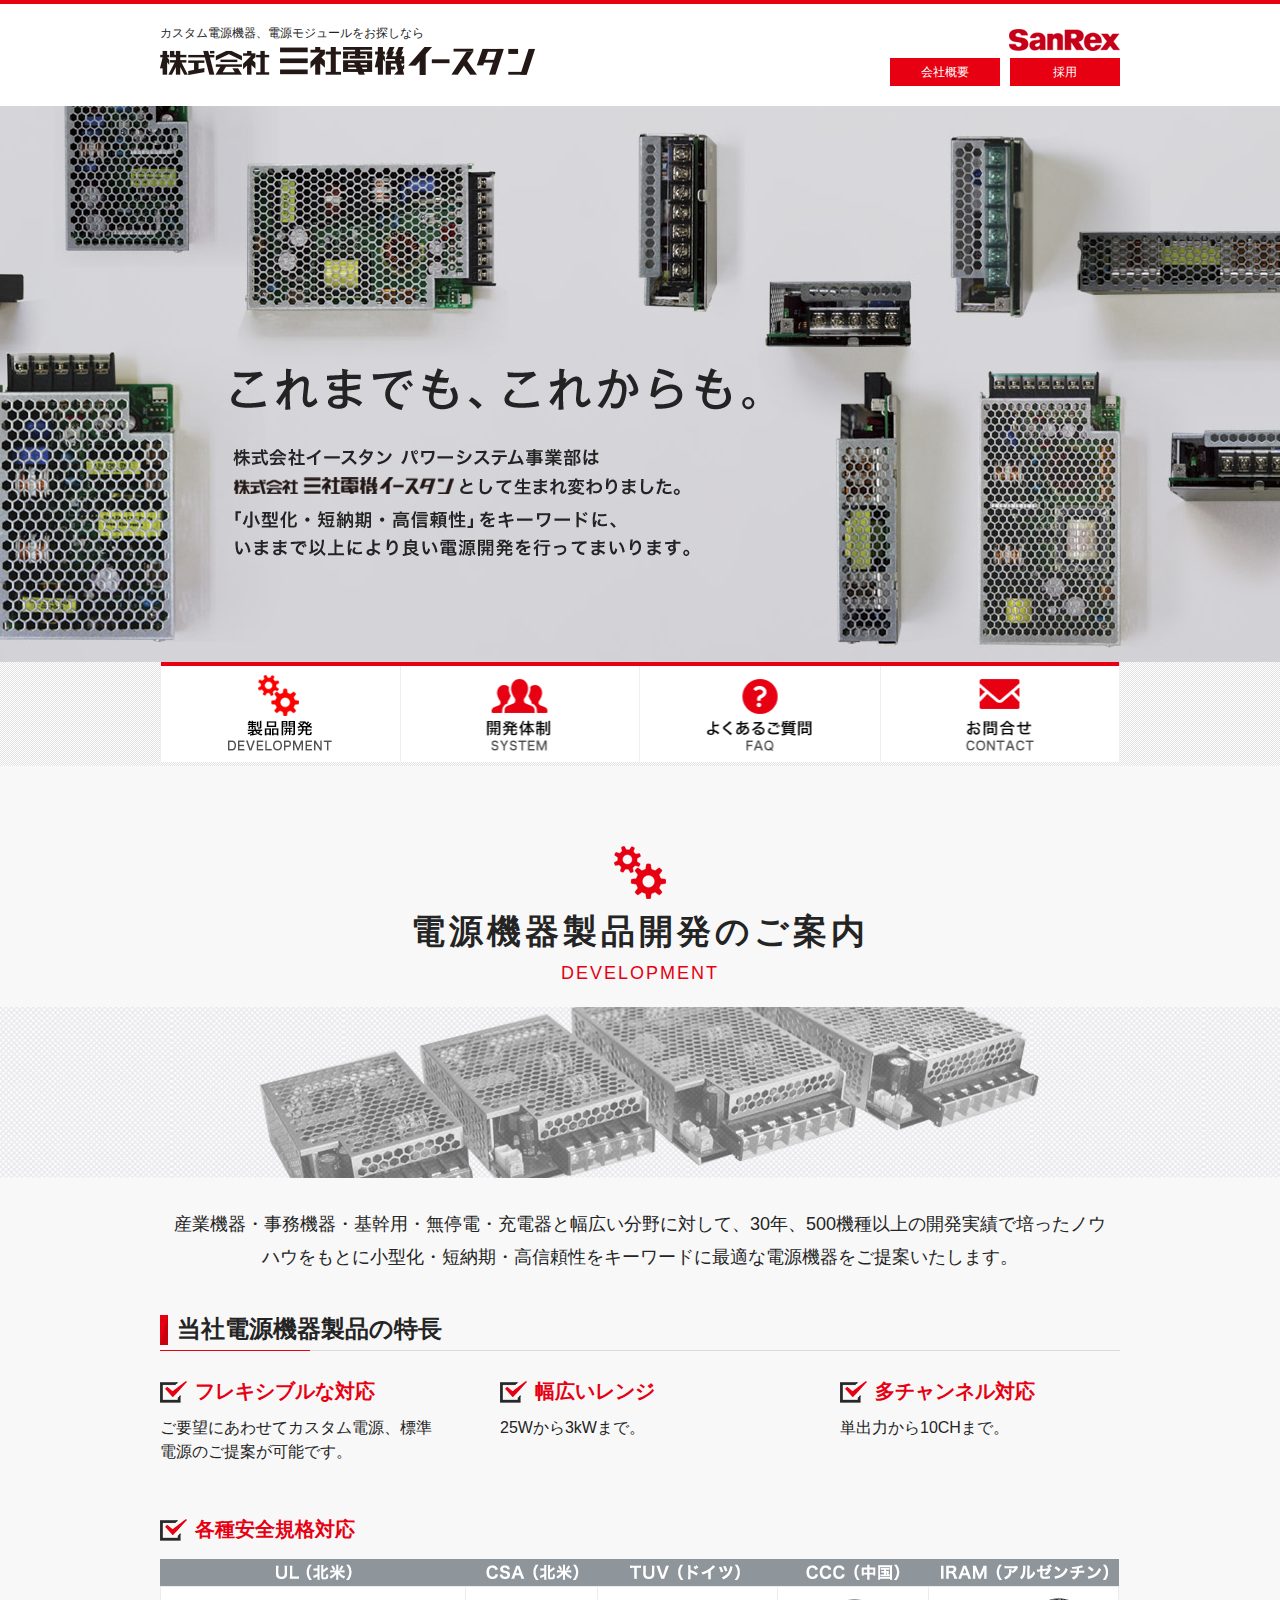
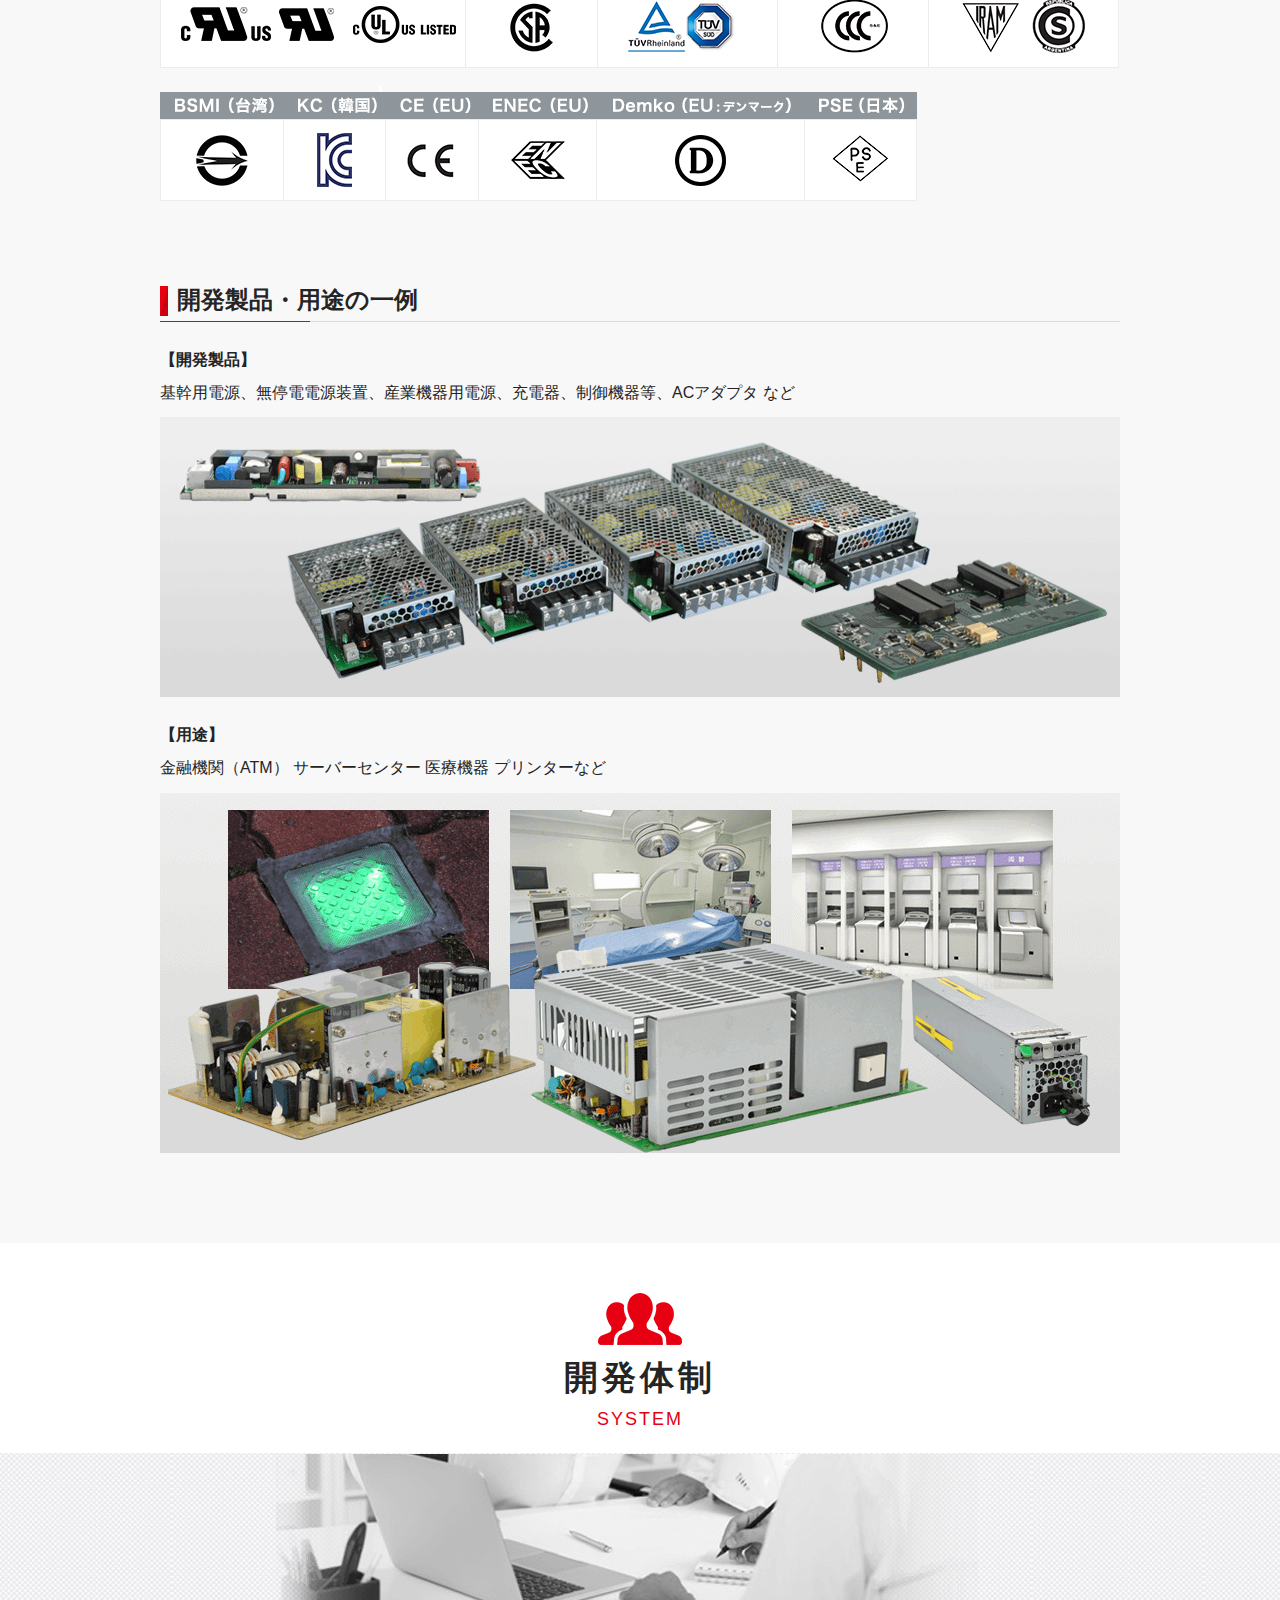
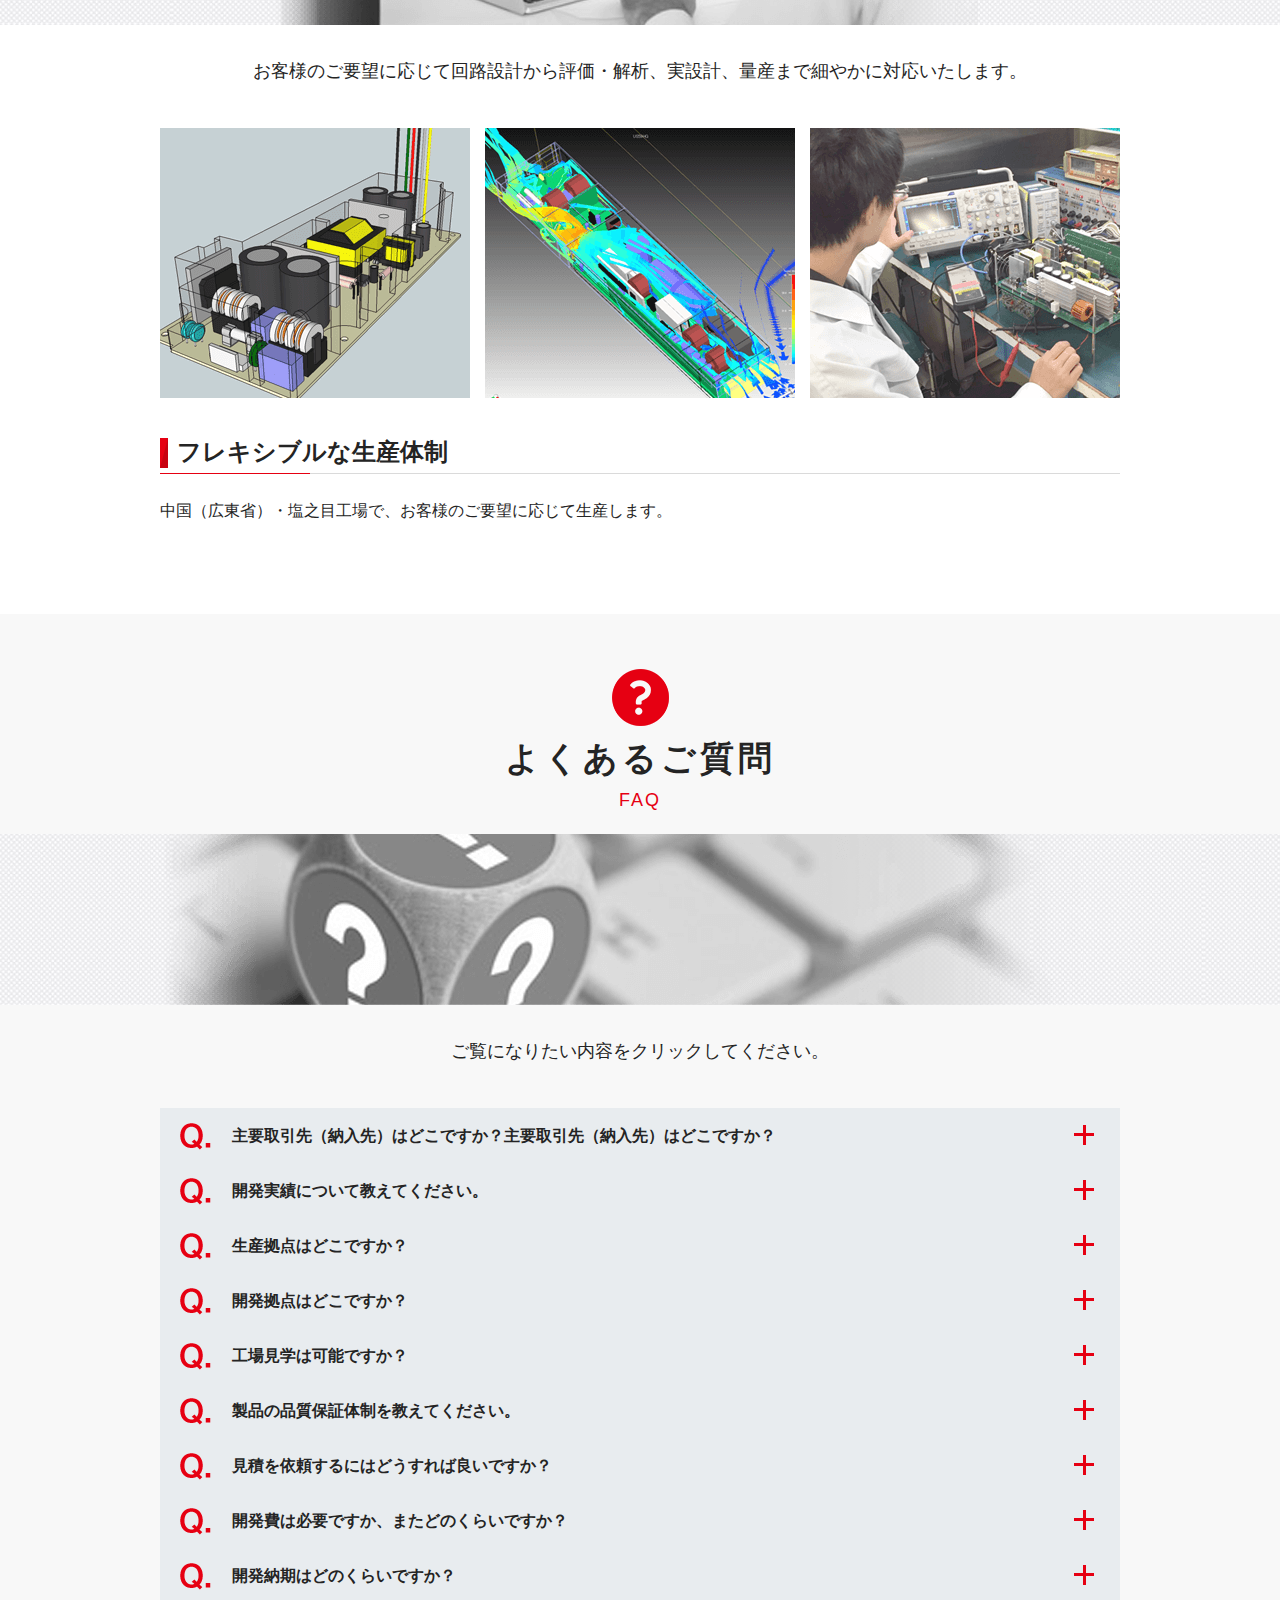
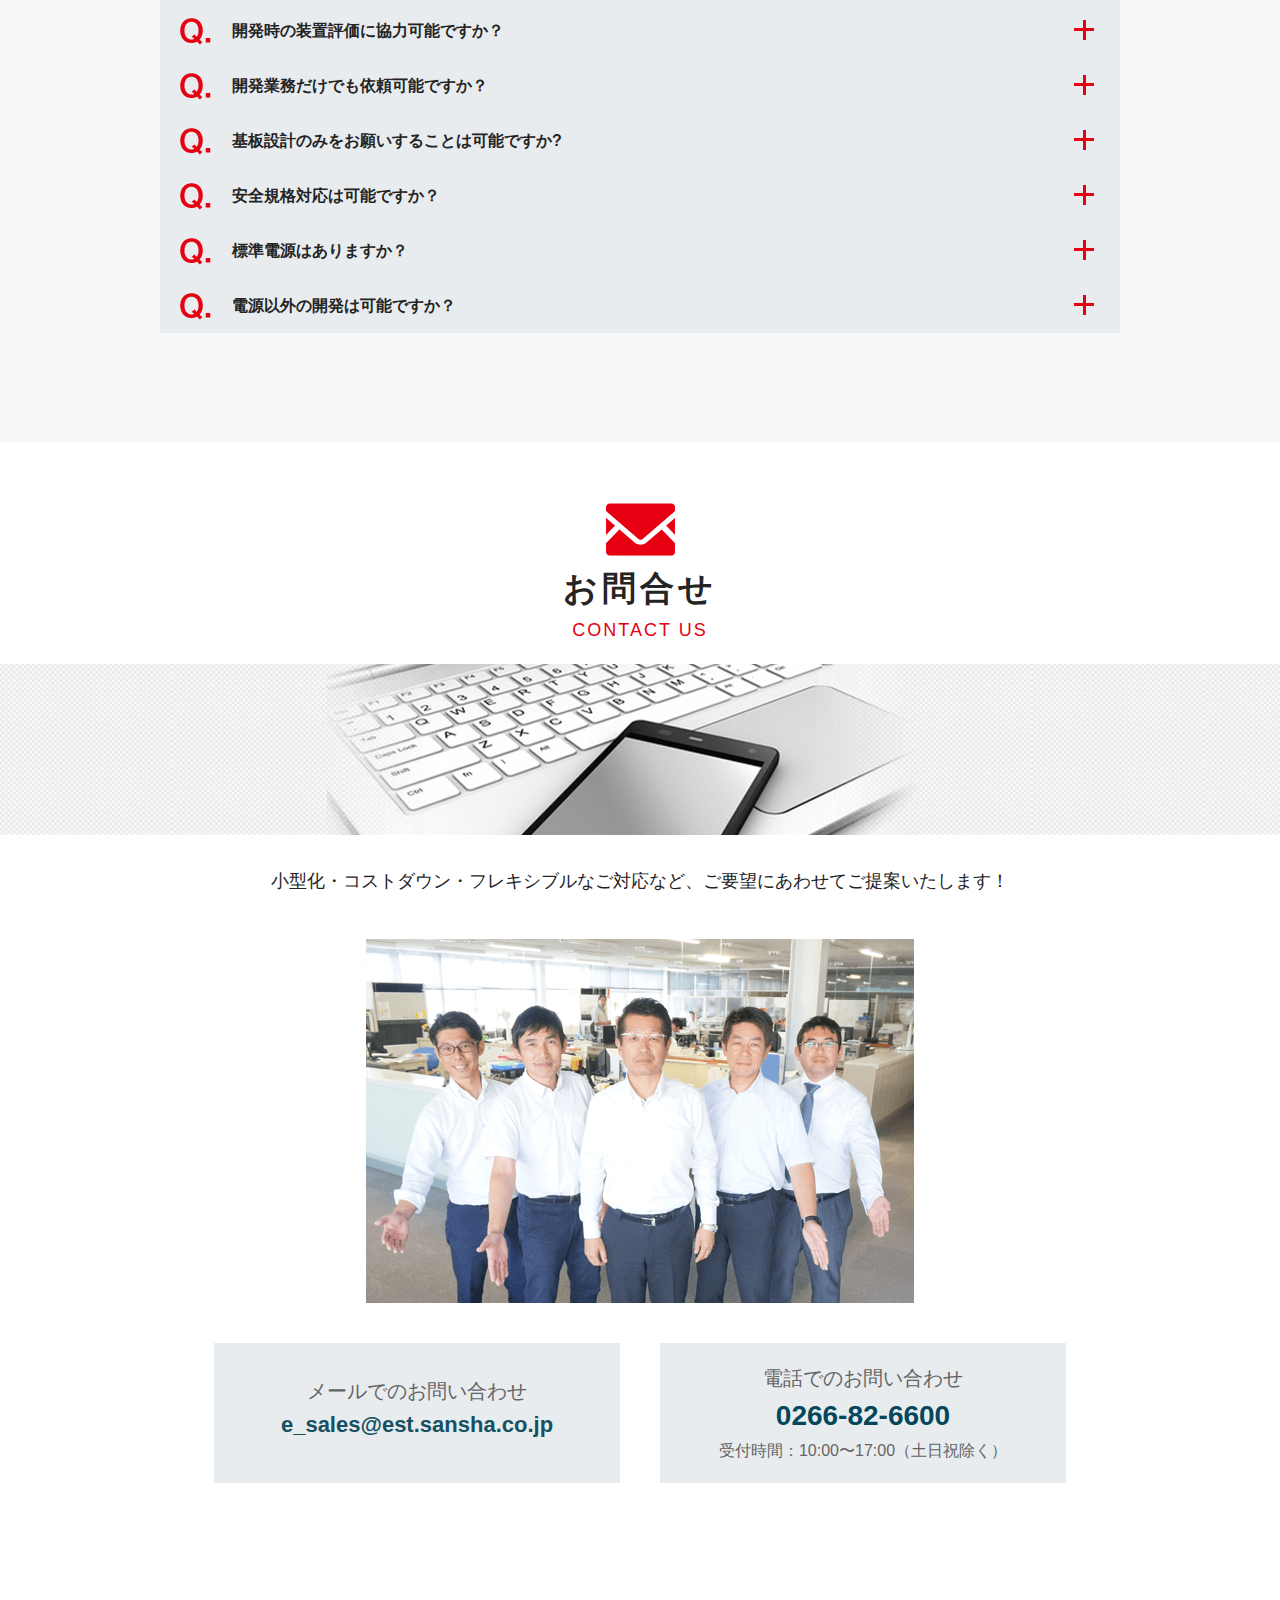
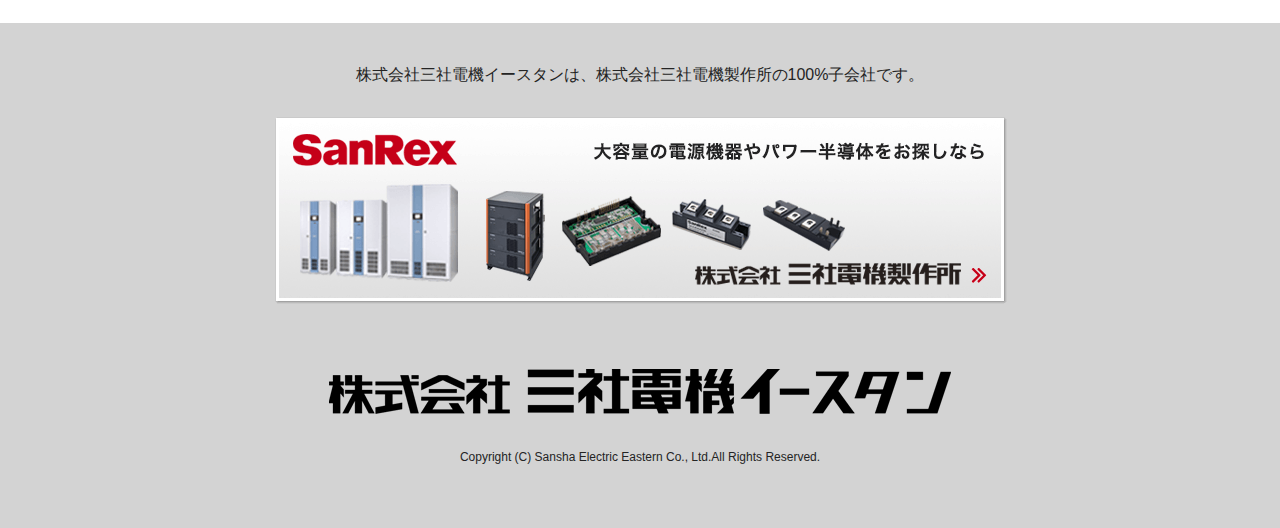
<file: index.html>
<!DOCTYPE html>
<html lang="ja">
  <head prefix="og: http://ogp.me/ns# fb: http://ogp.me/ns/fb# website: http://ogp.me/ns/website#">
    <meta charset="UTF-8">
    <meta http-equiv="X-UA-Compatible" content="IE=edge">
    <meta name="viewport" content="width=device-width,initial-scale=1.0">
    <title>株式会社三社電機イースタン｜ホーム</title>
    <meta name="description" content="株式会社三社電機イースタンはお客様のニーズにお応えし、高効率で信頼性の高い電源機器をご提案します。">
    <meta name="keywords" content="三社電機,イースタン,産業用電源,コンピュータ用電源,UPS,電子回路,電源">
    <meta name="author" content="Sansha Electric Eaestern">

    <link rel="stylesheet" href="css/style.css">
    <link rel="stylesheet" href="css/index.css">

    <meta name="format-detection" content="telephone=no">

    <!-- OGP -->
    <meta property="og:site_name" content="株式会社三社電機イースタン">
    <meta property="og:description" content="株式会社三社電機イースタンオフィシャルサイト。電源装置等の電子機器の製造・販売について、小型化・コストダウン・フレキシブルなご対応などご要望にあわせてご提案いたします。">
    <meta property="og:type" content="website">
    <meta property="og:url" content="http://www.est.sansha.co.jp/">
    <meta property="og:image" content="http://www.est.sansha.co.jp/images/opengraph.png">
    <meta property="og:locale" content="ja">
    <!-- / OGP -->

  <link rel="shortcut icon" href="images/favicon.ico">
  <link rel="icon" type="image/vnd.microsoft.icon" href="images/favicon.ico">

  </head>
  <body id="wrap">

    <header class="l-header">
      <div class="l-header__inner">
      	<div class="header_logo">
	      	<p>カスタム電源機器、電源モジュールをお探しなら</p>
	        <h1><img src="images/header_logo.png" width="376" height="30" alt="株式会社三社電機イースタン"></h1>
        </div>
        <div class="header_link">
	        <p class="sanrex"><a href="https://www.sansha.co.jp/" target="_blank"><img src="images/header_logo_sanrex.png" width="112" height="30" alt="SanRex"></a></p>
          <ul>
	           <li><a href="overview.html"><div class="overview"><p>会社概要</p></div></a></li>
             <li><a href="recruit/index.html"><div class="recruit"><p>採用</p></div></a></li>
          </ul>
	    </div>
      </div><!-- /.l-header__inner -->

    <div class="l-header__main">
      <div class="l-header__inner_main">
	        <h2 class="copy"><img src="images/header_copy.png" width="539" height="167" alt="「これまでも、これからも。」株式会社イースタン パワーシステム事業部は株式会社三社電機イースタンとして生まれ変わりました。"></h2>
      </div><!-- /.l-header__inner_main -->
    </div>

    <div class="l-header__nav">
      <div class="l-header__inner_nav">
        <nav>
          <ul class="global-nav__items">
                <li><a href="#development"><img src="images/nav01_off.png" width="240" height="100" alt="製品開発"></a></li>
                <li><a href="#system"><img src="images/nav02_off.png" width="240" height="100" alt="開発体制"></a></li>
                <li><a href="#faq"><img src="images/nav03_off.png" width="240" height="100" alt="よくあるご質問"></a></li>
                <li><a href="#contactus"><img src="images/nav04_off.png" width="240" height="100" alt="お問合せ"></a></li>
          </ul>
        </nav>
      </div><!-- /.l-header__inner_nav -->
    </div>
    </header>



<!-- ===== 製品開発 ===== -->
<div id="development">
    <div class="l-title">
        <p class="icon icon-development"><img src="images/icon_development.png" width="52" height="53" alt=""></p>
        <h2>電源機器製品開発のご案内<span>DEVELOPMENT</span></h2>
    </div><!-- /.l-title -->
    <div class="l-wrapper">
      <div class="l-wrapper__inner">
          <h2><img src="images/development_ttl.png" width="960" height="171" alt=""></h2>
      </div><!-- /.l-wrapper__inner -->
    </div><!-- /.l-wrapper -->

      <div class="l-wrapper__copy">
          <p>産業機器・事務機器・基幹用・無停電・充電器と幅広い分野に対して、30年、500機種以上の開発実績で培ったノウハウをもとに小型化・短納期・高信頼性をキーワードに最適な電源機器をご提案いたします。</p>
      </div><!-- /.l-wrapper__copy -->

    <div class="l-heading">
      <div class="l-heading__inner">
          <h3>当社電源機器製品の特長</h3>
      </div><!-- /.l-heading__inner -->
    </div><!-- /.l-heading -->
      <div class="l-wrapper__feature">
        <div class="feature">
          <h4>フレキシブルな対応</h4>
          <p>ご要望にあわせてカスタム電源、標準電源のご提案が可能です。</p>
        </div><!-- /.feature -->
        <div class="feature">
          <h4>幅広いレンジ</h4>
          <p>25Wから3kWまで。</p>
        </div><!-- /.feature -->
        <div class="feature">
          <h4>多チャンネル対応</h4>
          <p>単出力から10CHまで。</p>
        </div><!-- /.feature -->
        <div class="feature">
          <h4>各種安全規格対応</h4>
        </div><!-- /.feature -->
      <div class="image"><img src="images/development_img01.png" width="960" height="242" alt="UL（北米）、CSA（北米）、TUV（ドイツ）、CCC（中国）、IRAM（アルゼンチン）、BSMI（台湾）、KC（韓国）、CE（EU）、ENEC（EU）、Demko EU（デンマーク）、PSE（日本）"></div>
      </div><!-- /.l-wrapper__feature -->


    <div class="l-heading">
      <div class="l-heading__inner">
          <h3>開発製品・用途の一例</h3>
      </div><!-- /.l-heading__inner -->
    </div><!-- /.l-heading -->
      <h4 class="ex">【開発製品】</h4>
      <p>基幹用電源、無停電電源装置、産業機器用電源、充電器、制御機器等、ACアダプタ など</p>
      <div class="image"><img src="images/development_img02.png" width="960" height="280" alt=""></div>
      <h4 class="ex">【用途】</h4>
      <p>金融機関（ATM） サーバーセンター 医療機器 プリンターなど</p>
      <div class="image"><img src="images/development_img03.png" width="960" height="360" alt=""></div>

</div><!-- /development -->


<!-- ===== 開発体制 ===== -->
<div id="system">
    <div class="l-title">
        <p class="icon icon-system"><img src="images/icon_system.png" width="84" height="52" alt=""></p>
        <h2>開発体制<span>SYSTEM</span></h2>
    </div><!-- /.l-title -->
    <div class="l-wrapper">
      <div class="l-wrapper__inner">
          <p><img src="images/system_ttl.png" width="960" height="171" alt=""></p>
      </div><!-- /.l-wrapper__inner -->
    </div><!-- /.l-wrapper -->

      <div class="l-wrapper__copy">
          <p>お客様のご要望に応じて回路設計から評価・解析、実設計、量産まで細やかに対応いたします。</p>
      </div><!-- /.l-wrapper__copy -->

      <div class="image"><img src="images/system_img01.png" width="960" height="270" alt=""></div>

    <div class="l-heading">
      <div class="l-heading__inner">
          <h3>フレキシブルな生産体制</h3>
          <p>中国（広東省）・塩之目工場で、お客様のご要望に応じて生産します。</p>
      </div><!-- /.l-heading__inner -->
    </div><!-- /.l-heading -->

</div><!-- /system -->


<!-- ===== よくあるご質問 ===== -->
<div id="faq">
    <div class="l-title">
        <p class="icon icon-faq"><img src="images/icon_faq.png" width="57" height="57" alt=""></p>
        <h2>よくあるご質問<span>FAQ</span></h2>
    </div><!-- /.l-title -->
    <div class="l-wrapper">
      <div class="l-wrapper__inner">
          <p><img src="images/faq_ttl.png" width="960" height="171" alt=""></p>
      </div><!-- /.l-wrapper__inner -->
    </div><!-- /.l-wrapper -->

      <div class="l-wrapper__copy">
          <p>ご覧になりたい内容をクリックしてください。</p>
      </div><!-- /.l-wrapper__copy -->

      <div class="l-wrapper__faq">
        <dl class="faq-menu">
            <dt><span class="icon-q"><img src="images/faq_q.png" width="57" height="50" alt="Q."></span><span class="faq-q">主要取引先（納入先）はどこですか？主要取引先（納入先）はどこですか？</span></dt>
            <dd><span class="icon-a"><img src="images/faq_a.png" width="57" height="50" alt="A."></span><span class="faq-a">国内大手電機メーカー様を中心に長年に渡りお取引頂いております。</span></dd>
        </dl>
        <dl class="faq-menu">
            <dt><span class="icon-q"><img src="images/faq_q.png" width="57" height="50" alt="Q."></span><span class="faq-q">開発実績について教えてください。</span></dt>
            <dd><span class="icon-a"><img src="images/faq_a.png" width="57" height="50" alt="A."></span><span class="faq-a">前身である（株）イースタン　パワーシステム事業部の時代より30年で500機種以上、IT機器・事務機器・医療器・産業機器など幅広い分野でカスタム電源設計を行っています。</span></dd>
        </dl>
        <dl class="faq-menu">
            <dt><span class="icon-q"><img src="images/faq_q.png" width="57" height="50" alt="Q."></span><span class="faq-q">生産拠点はどこですか？</span></dt>
            <dd><span class="icon-a"><img src="images/faq_a.png" width="57" height="50" alt="A."></span><span class="faq-a">本社工場(長野県茅野市)と中国自社工場（東莞伊斯丹電子有限公司）となります。製品の数量、コスト、機能で生産工場の選択をしております。</span></dd>
        </dl>
        <dl class="faq-menu">
            <dt><span class="icon-q"><img src="images/faq_q.png" width="57" height="50" alt="Q."></span><span class="faq-q">開発拠点はどこですか？</span></dt>
            <dd><span class="icon-a"><img src="images/faq_a.png" width="57" height="50" alt="A."></span><span class="faq-a">電源設計は本社（長野県茅野市）にて行います。国内設計者は約45名、開発段階では生産関連部門を交えて製品レビューを行い製品化致します。</span></dd>
        </dl>
        <dl class="faq-menu">
            <dt><span class="icon-q"><img src="images/faq_q.png" width="57" height="50" alt="Q."></span><span class="faq-q">工場見学は可能ですか？</span></dt>
            <dd><span class="icon-a"><img src="images/faq_a.png" width="57" height="50" alt="A."></span><span class="faq-a">お取引の中で柔軟に対応いたします。</span></dd>
        </dl>
        <dl class="faq-menu">
            <dt><span class="icon-q"><img src="images/faq_q.png" width="57" height="50" alt="Q."></span><span class="faq-q">製品の品質保証体制を教えてください。</span></dt>
            <dd><span class="icon-a"><img src="images/faq_a.png" width="57" height="50" alt="A."></span><span class="faq-a">お取引様への品質サポート（調査、報告など）は本社（長野県茅野市）所属の品質保証部門が生産拠点と連携しスピーディに対応致します。</span></dd>
        </dl>
        <dl class="faq-menu">
            <dt><span class="icon-q"><img src="images/faq_q.png" width="57" height="50" alt="Q."></span><span class="faq-q">見積を依頼するにはどうすれば良いですか？</span></dt>
            <dd><span class="icon-a"><img src="images/faq_a.png" width="57" height="50" alt="A."></span><span class="faq-a">電源に関する要求仕様を開示頂き、お見積もりをいたします。構想の段階でも営業マンが必要項目を聞き取り、見積対応致しますのでご安心下さい。</span></dd>
        </dl>
        <dl class="faq-menu">
            <dt><span class="icon-q"><img src="images/faq_q.png" width="57" height="50" alt="Q."></span><span class="faq-q">開発費は必要ですか、またどのくらいですか？</span></dt>
            <dd><span class="icon-a"><img src="images/faq_a.png" width="57" height="50" alt="A."></span><span class="faq-a">お取引様のご要望にFitさせる為のカスタム対応となりますので開発費用が必要となります。費用はご要求仕様により変動致しますが回路設計・製品評価など詳細項目に分け提示可能です。</span></dd>
        </dl>
        <dl class="faq-menu">
            <dt><span class="icon-q"><img src="images/faq_q.png" width="57" height="50" alt="Q."></span><span class="faq-q">開発納期はどのくらいですか？</span></dt>
            <dd><span class="icon-a"><img src="images/faq_a.png" width="57" height="50" alt="A."></span><span class="faq-a">電源仕様にもよりますが6ヶ月～1年未満が標準納期となります。ご要望に応じてリソースの集中など納期短縮の検討も行います。</span></dd>
        </dl>
        <dl class="faq-menu">
            <dt><span class="icon-q"><img src="images/faq_q.png" width="57" height="50" alt="Q."></span><span class="faq-q">開発時の装置評価に協力可能ですか？</span></dt>
            <dd><span class="icon-a"><img src="images/faq_a.png" width="57" height="50" alt="A."></span><span class="faq-a">お取引様装置開発が完了するまで全面的にサポート致します。</span></dd>
        </dl>
        <dl class="faq-menu">
            <dt><span class="icon-q"><img src="images/faq_q.png" width="57" height="50" alt="Q."></span><span class="faq-q">開発業務だけでも依頼可能ですか？</span></dt>
            <dd><span class="icon-a"><img src="images/faq_a.png" width="57" height="50" alt="A."></span><span class="faq-a">基本的には量産前提にて電源のカスタム開発を行います。</span></dd>
        </dl>
        <dl class="faq-menu">
            <dt><span class="icon-q"><img src="images/faq_q.png" width="57" height="50" alt="Q."></span><span class="faq-q">基板設計のみをお願いすることは可能ですか?</span></dt>
            <dd><span class="icon-a"><img src="images/faq_a.png" width="57" height="50" alt="A."></span><span class="faq-a">量産対応が前提となりますがお客様設計品の基板設計～量産化の対応実績も豊富です。部材調達も当社にて行いますので安心してご相談下さい。</span></dd>
        </dl>
        <dl class="faq-menu">
            <dt><span class="icon-q"><img src="images/faq_q.png" width="57" height="50" alt="Q."></span><span class="faq-q">安全規格対応は可能ですか？</span></dt>
            <dd><span class="icon-a"><img src="images/faq_a.png" width="57" height="50" alt="A."></span><span class="faq-a">UL、TUV、CCC、PSEなど各種安全規格が電源単体として取得可能です。</span></dd>
        </dl>
        <dl class="faq-menu">
            <dt><span class="icon-q"><img src="images/faq_q.png" width="57" height="50" alt="Q."></span><span class="faq-q">標準電源はありますか？</span></dt>
            <dd><span class="icon-a"><img src="images/faq_a.png" width="57" height="50" alt="A."></span><span class="faq-a">小型単出力電源としてASP30W～150Wをラインナップしております。ご要望に応じてセミカスタム対応も可能です。</span></dd>
        </dl>
        <dl class="faq-menu">
            <dt><span class="icon-q"><img src="images/faq_q.png" width="57" height="50" alt="Q."></span><span class="faq-q">電源以外の開発は可能ですか？</span></dt>
            <dd><span class="icon-a"><img src="images/faq_a.png" width="57" height="50" alt="A."></span><span class="faq-a">3D-CADを使用した製品意匠設計、マイコンを使用した応用コントロール製品の開発、及び無線技術を使用したRFID製品の開発も可能です。その他開発実績も御座いますのでお気軽にお問い合わせください。</span></dd>
        </dl>
      </div><!-- /.l-wrapper__faq -->

</div><!-- /faq -->


<!-- ===== お問合せ ===== -->
<div id="contactus">
    <div class="l-title">
        <p class="icon icon-contactus"><img src="images/icon_contactus.png" width="69" height="53" alt=""></p>
        <h2>お問合せ<span>CONTACT US</span></h2>
    </div><!-- /.l-title -->
    <div class="l-wrapper">
      <div class="l-wrapper__inner">
          <p><img src="images/contactus_ttl.png" width="960" height="171" alt=""></p>
      </div><!-- /.l-wrapper__inner -->
    </div><!-- /.l-wrapper -->

      <div class="l-wrapper__copy">
          <p>小型化・コストダウン・フレキシブルなご対応など、ご要望にあわせてご提案いたします！</p>
      </div><!-- /.l-wrapper__copy -->

      <div class="image"><img src="images/contactus_img01.png" width="734" height="187" alt=""></div>

      <div class="l-wrapper__contact">
          <div class="contact_mail">
            <p>メールでのお問い合わせ</p>
            <p><em><a href="mailto:e_sales@est.sansha.co.jp">e_sales@est.sansha.co.jp</a></em></p>
          </div>
          <div class="contact_tel">
            <p>電話でのお問い合わせ</p>
            <p><em>0266-82-6600</em></p>
            <p class="time">受付時間：10:00〜17:00（土日祝除く）</p>
          </div>
      </div><!-- /.l-wrapper__contact -->

</div><!-- /contactus -->



<div id="pagetop"><a href="#"><img src="images/pagetop.png" alt="pagetop"></a></div>



   <footer class="l-footer">
      <div class="l-footer__inner">
        <p>株式会社三社電機イースタンは、<a href="https://www.sansha.co.jp/" target="_blank">株式会社三社電機製作所</a>の100%子会社です。</p>

        <div class="banner"><a href="https://www.sansha.co.jp/" target="_blank"><img src="images/footer_banner.png" width="734" height="187" alt="大容量の電源機器やパワー半導体をお探しなら「株式会社三社電機製作所」"></a></div>

        <div class="l-footer__logo"><img src="images/footer_logo.png" width="622" height="45" alt="株式会社三社電機イースタン"></div>

            <small class="l-footer__copyright">Copyright (C) Sansha Electric Eastern Co., Ltd.All Rights Reserved.</small>
      </div><!-- /l-footer__inner -->
    </footer>


    <!-- JavaScript -->
    <script src="http://ajax.googleapis.com/ajax/libs/jquery/2.1.1/jquery.min.js"></script>
    <script src="js/index.js"></script>
    <script src="js/accordion.js"></script>
    <script src="js/pagetop.js"></script>
    <!-- / JavaScript -->

    <!-- Google Analytics -->
    <script>
    (function(i,s,o,g,r,a,m){i['GoogleAnalyticsObject']=r;i[r]=i[r]||function(){
    (i[r].q=i[r].q||[]).push(arguments)},i[r].l=1*new Date();a=s.createElement(o),
    m=s.getElementsByTagName(o)[0];a.async=1;a.src=g;m.parentNode.insertBefore(a,m)
    })(window,document,'script','https://www.google-analytics.com/analytics.js','ga');
    ga('create', 'UA-86128310-1', 'auto');
    ga('send', 'pageview');
    </script>
    <!-- / Google Analytics -->
  </body>
</html>
</file>
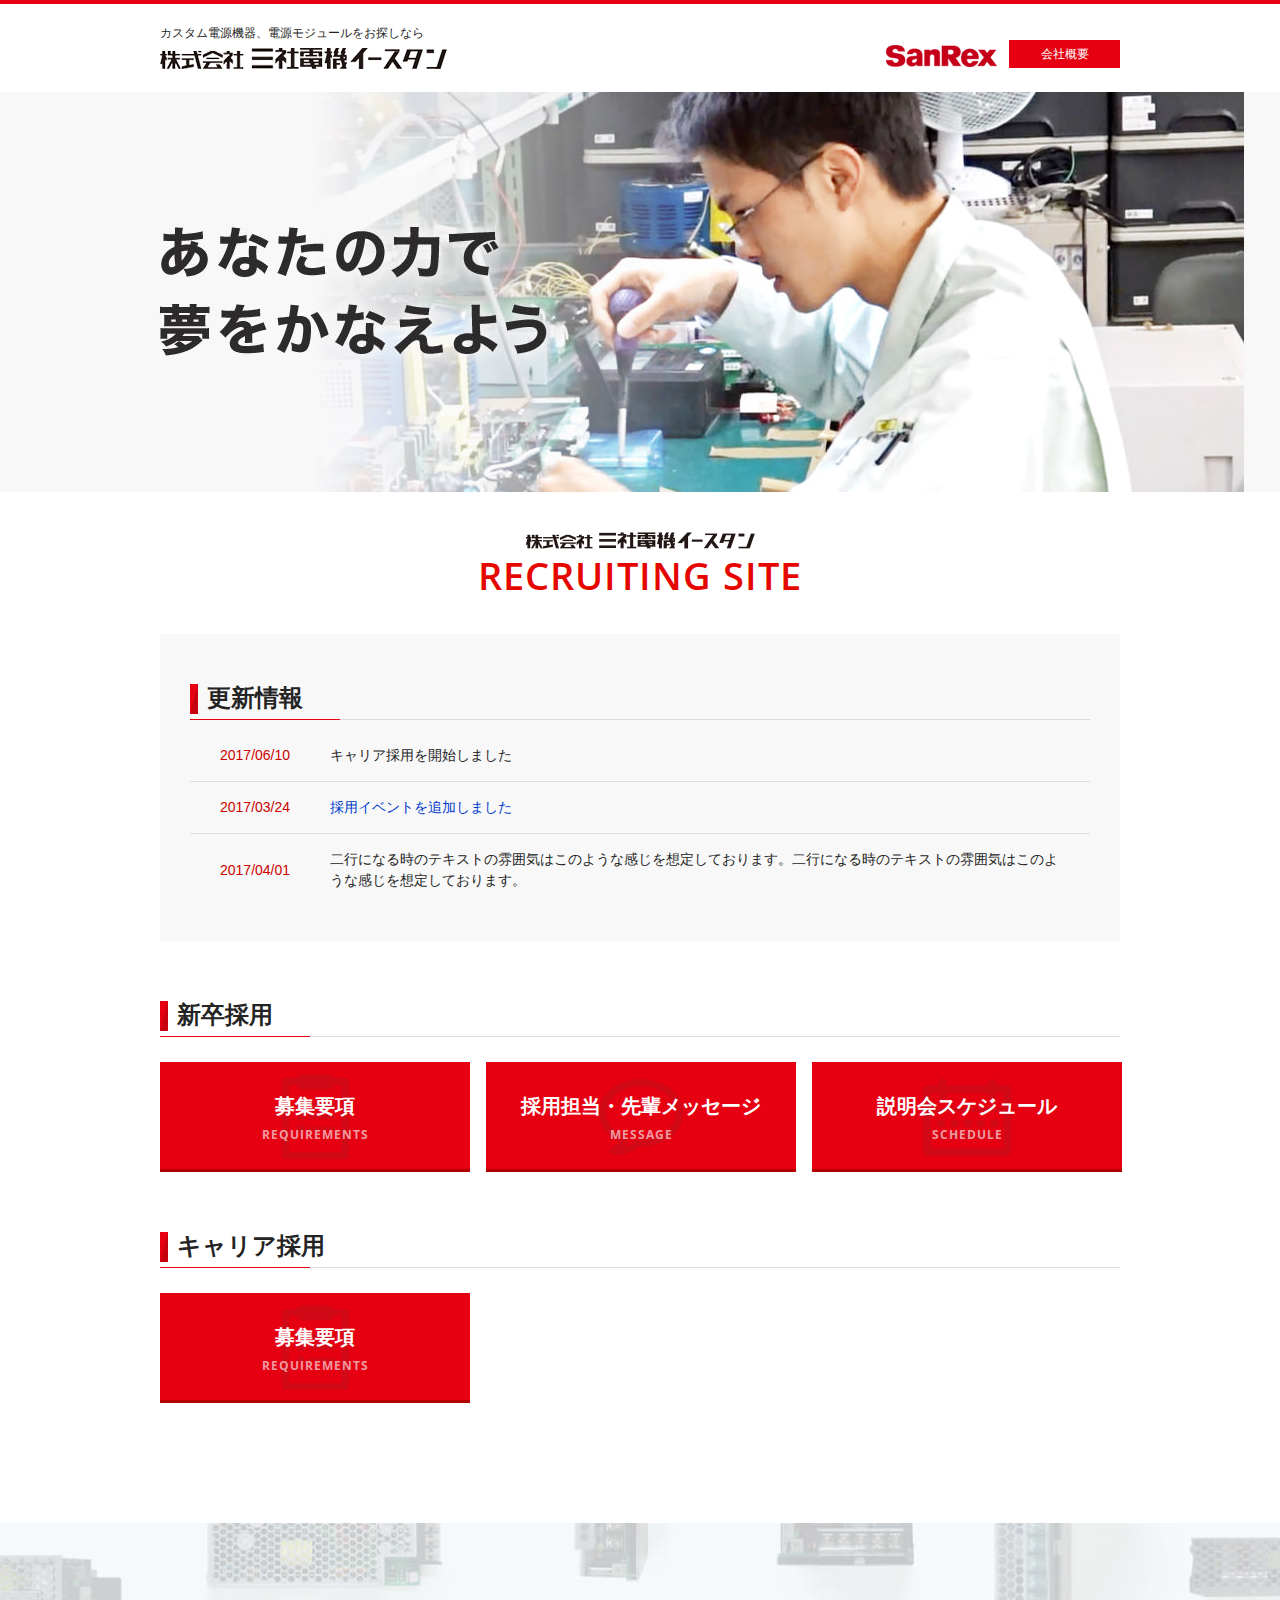
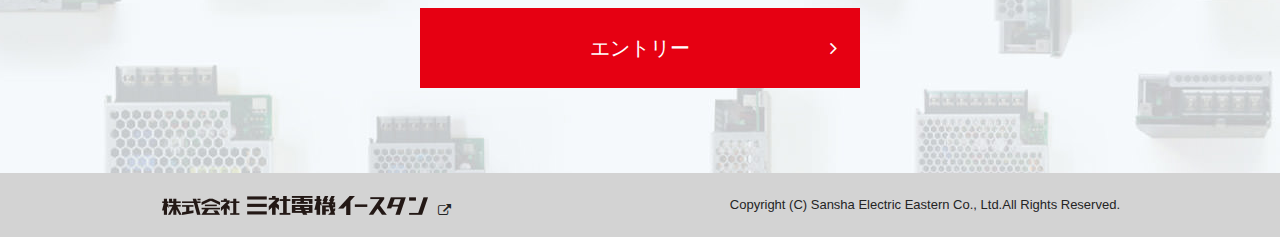
<file: recruit/index.html>
<!DOCTYPE html>
<html lang="ja">
  <head prefix="og: http://ogp.me/ns# fb: http://ogp.me/ns/fb# website: http://ogp.me/ns/website#">
    <meta charset="UTF-8">
    <meta http-equiv="X-UA-Compatible" content="IE=edge">
    <meta name="viewport" content="width=device-width,initial-scale=1.0">
    <title>株式会社三社電機イースタン｜採用</title>
    <meta name="description" content="株式会社三社電機イースタンはお客様のニーズにお応えし、高効率で信頼性の高い電源機器をご提案します。">
    <meta name="keywords" content="三社電機,イースタン,産業用電源,コンピュータ用電源,UPS,電子回路,電源">
    <meta name="author" content="Sansha Electric Eaestern">

    <link rel="stylesheet" href="css/style.css">
    <link rel="stylesheet" href="css/index.css">
    <link href="https://fonts.googleapis.com/css?family=Open+Sans+Condensed:700" rel="stylesheet">

    <meta name="format-detection" content="telephone=no">

  <link rel="shortcut icon" href="../images/favicon.ico">
  <link rel="icon" type="image/vnd.microsoft.icon" href="../images/favicon.ico">
  <link rel="stylesheet" href="//maxcdn.bootstrapcdn.com/font-awesome/4.7.0/css/font-awesome.min.css">
  <!--<link rel="stylesheet" href="https://maxcdn.bootstrapcdn.com/font-awesome/4.7.0/css/font-awesome.min.css">
  <link href="http://netdna.bootstrapcdn.com/font-awesome/4.6.3/css/font-awesome.css" rel="stylesheet">
  <link rel="stylesheet" href="css/font-awesome.min.css">-->

  </head>
  <body id="wrap">

    <header class="l-header">
      <div class="l-header__inner">
      	<div class="header_logo">
	      	<p>カスタム電源機器、電源モジュールをお探しなら</p>
	        <h1><a href="../index.html"><img src="images/header_logo.png" width="289" height="23" alt="株式会社三社電機イースタン"></a></h1>
        </div>
        <div class="header_overview">
	        <a href="../overview.html"><div class="overview"><p>会社概要</p></div></a>
	    </div>
        <div class="header_sanrex">
	        <p class="sanrex"><a href="https://www.sansha.co.jp/" target="_blank"><img src="images/header_logo_sanrex.png" width="112" height="30" alt="SanRex"></a></p>
	    </div>
      </div><!-- /.l-header__inner -->
    </header>



<!-- ===== 採用TOP ===== -->
<div id="recruit-index">

    <div class="l-main__bg">
      <div class="l-main__inner">
          <h1><img src="images/top_image.jpg" alt="あなたの力で夢をかなえよう"></h1>
      </div>
    </div>

    <div class="l-title">
      <div class="l-title__inner_main">
          <h2><img src="images/top_logo.png" alt="株式会社三社電機イースタン">
          <span class="subtitle">RECRUITING SITE</span></h2>
      </div>
    </div>

</div><!-- /#recruit-index -->



<div id="recruit-contents">

  <div class="l-update">
    <div class="l-heading">
        <div class="l-heading__inner">
            <h3>更新情報</h3>
        </div>
    </div>

    <div class="l-wrapper">
      <div class="l-wrapper__inner">

        <ul class="ul_update">
        <li><dl>
          <dt>2017/06/10</dt>
          <dd>キャリア採用を開始しました</dd>
        </dl></li>
        <li><dl>
          <dt>2017/03/24</dt>
          <dd><a href="#">採用イベントを追加しました</a></dd>
        </dl></li>
        <li><dl>
          <dt>2017/04/01</dt>
          <dd>二行になる時のテキストの雰囲気はこのような感じを想定しております。二行になる時のテキストの雰囲気はこのような感じを想定しております。</dd>
        </dl></li>
        </ul>

      </div>
    </div>
  </div>



  <div class="l-heading">
      <div class="l-heading__inner">
          <h3>新卒採用</h3>
      </div>
  </div>

    <div class="l-wrapper">
      <div class="l-wrapper__inner">

        <ul class="ul_link">
          <li class="guide"><a href="fresh/index.html"><p>募集要項<span>REQUIREMENTS</span></p></a></li>
          <li class="message"><a href="message/index.html"><p>採用担当・先輩メッセージ<span>MESSAGE</span></p></a></li>
          <li class="guidance"><a href="guidance/index.html"><p>説明会スケジュール<span>SCHEDULE</span></p></a></li>
        </ul>

      </div>
    </div>



  <div class="l-heading">
      <div class="l-heading__inner">
          <h3>キャリア採用</h3>
      </div>
  </div>

    <div class="l-wrapper">
      <div class="l-wrapper__inner">

        <ul class="ul_link">
          <li class="guide"><a href="career/index.html"><p>募集要項<span>REQUIREMENTS</span></p></a></li>
        </ul>

      </div>
    </div>

</div><!-- /#recruit-contents -->


<div id="pagetop"><a href="#"><img src="../images/pagetop.png" alt="pagetop"></a></div>




   <div class="l-footer_entry">
      <div class="l-footer_entry__inner">
          <div class="button"><a href="entry/index.html">エントリー</a></div>
      </div>
   </div>

   <footer class="l-footer">
      <div class="l-footer__inner">
        <div class="l-footer__logo"><a href="../index.html" target="_blank"><img src="images/footer_logo.png" width="270" height="21" alt="株式会社三社電機イースタン"><i class="fa fa-external-link" aria-hidden="true"></i></a></div>
        <small class="l-footer__copyright">Copyright (C) Sansha Electric Eastern Co., Ltd.All Rights Reserved.</small>
      </div>
    </footer>


    <!-- JavaScript -->
    <script src="http://ajax.googleapis.com/ajax/libs/jquery/2.1.1/jquery.min.js"></script>
    <script src="../js/pagetop.js"></script>
    <!-- / JavaScript -->

    <!-- Google Analytics -->
    <script>
    (function(i,s,o,g,r,a,m){i['GoogleAnalyticsObject']=r;i[r]=i[r]||function(){
    (i[r].q=i[r].q||[]).push(arguments)},i[r].l=1*new Date();a=s.createElement(o),
    m=s.getElementsByTagName(o)[0];a.async=1;a.src=g;m.parentNode.insertBefore(a,m)
    })(window,document,'script','https://www.google-analytics.com/analytics.js','ga');
    ga('create', 'UA-86128310-1', 'auto');
    ga('send', 'pageview');
    </script>
    <!-- / Google Analytics -->
  </body>
</html>
</file>
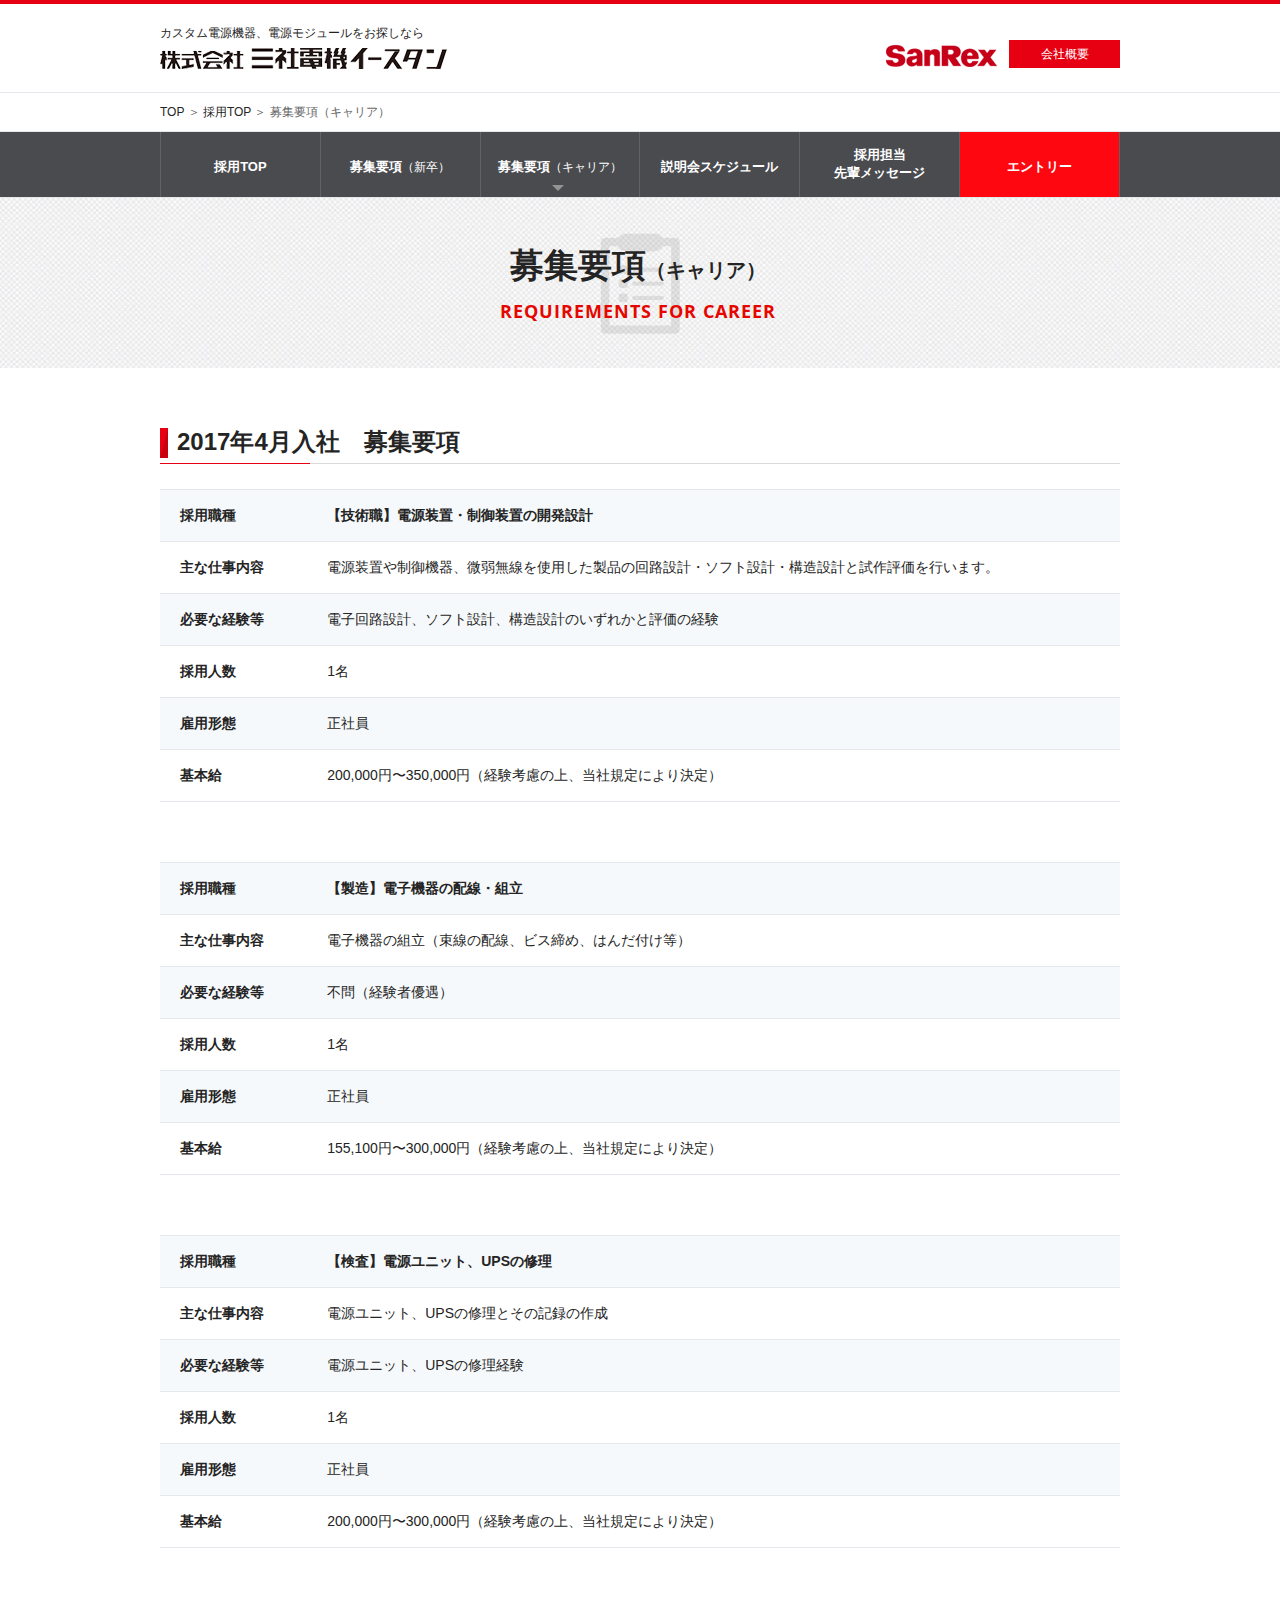
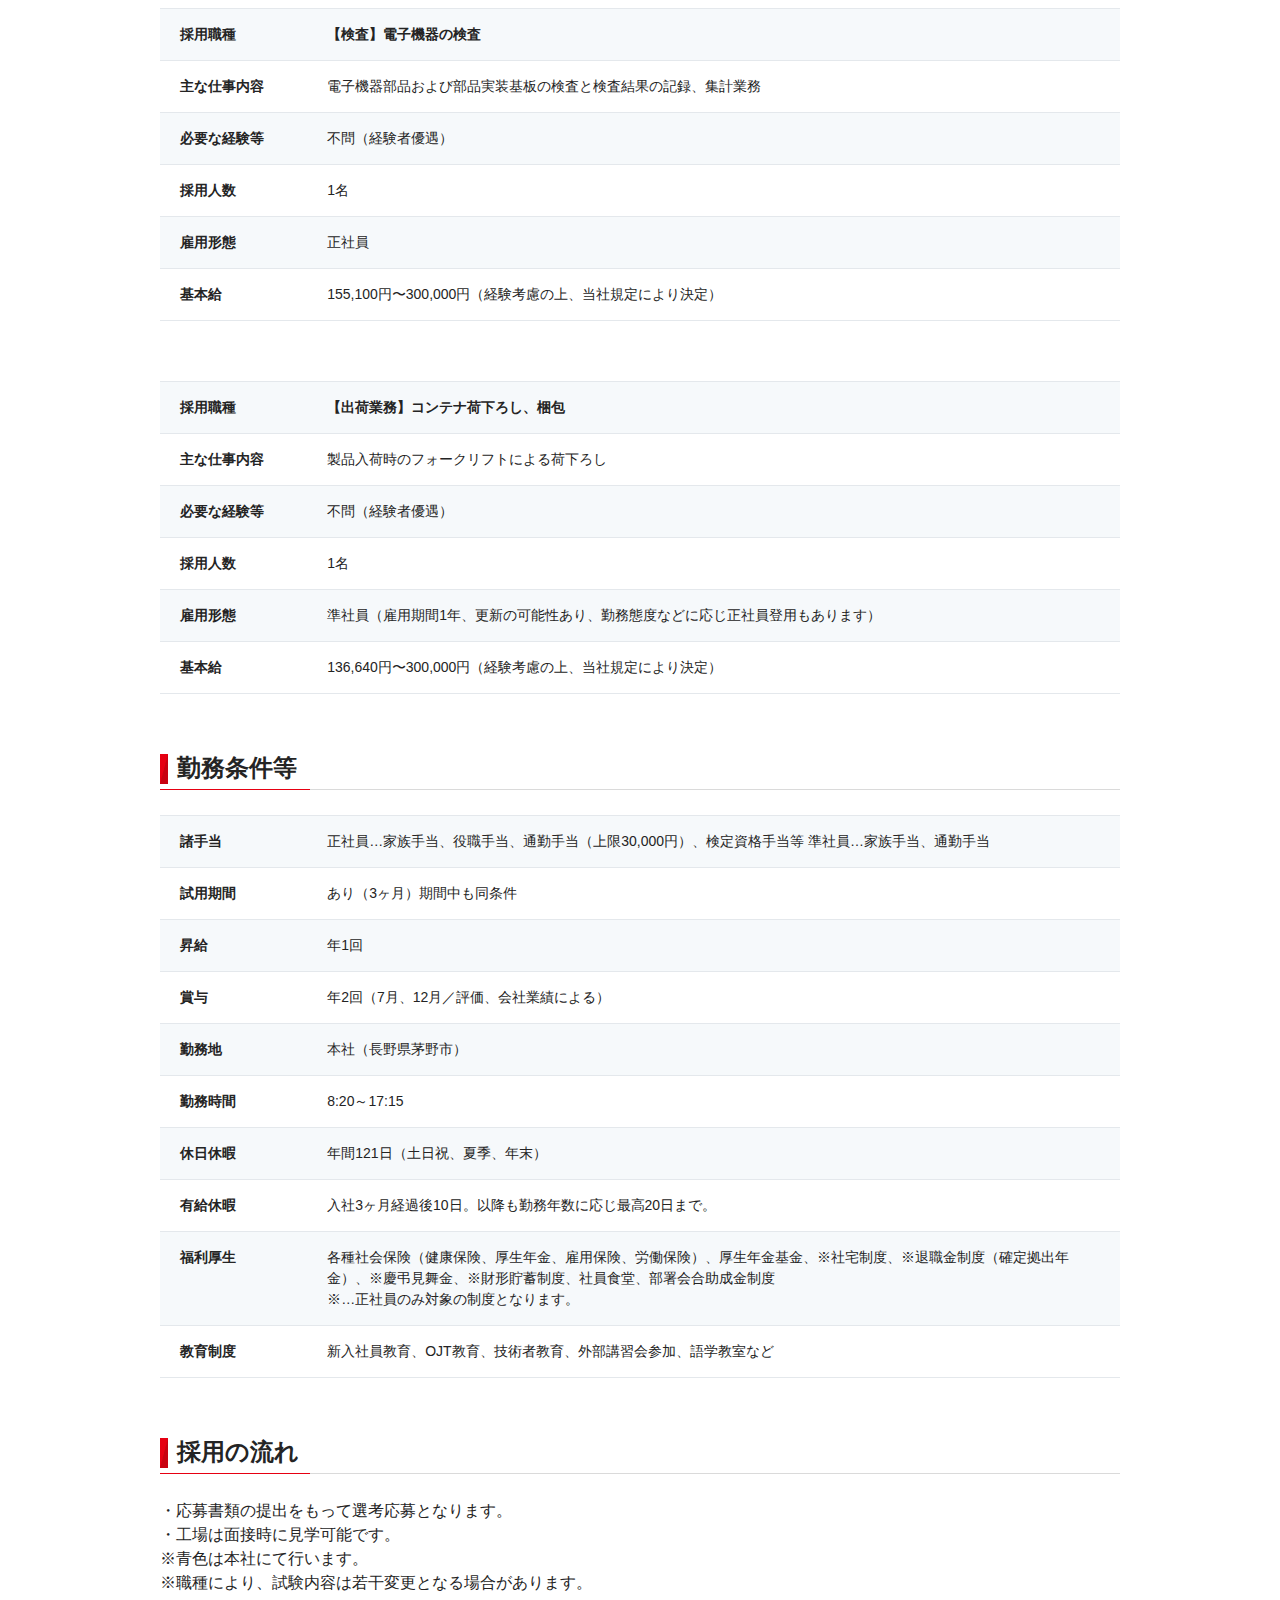
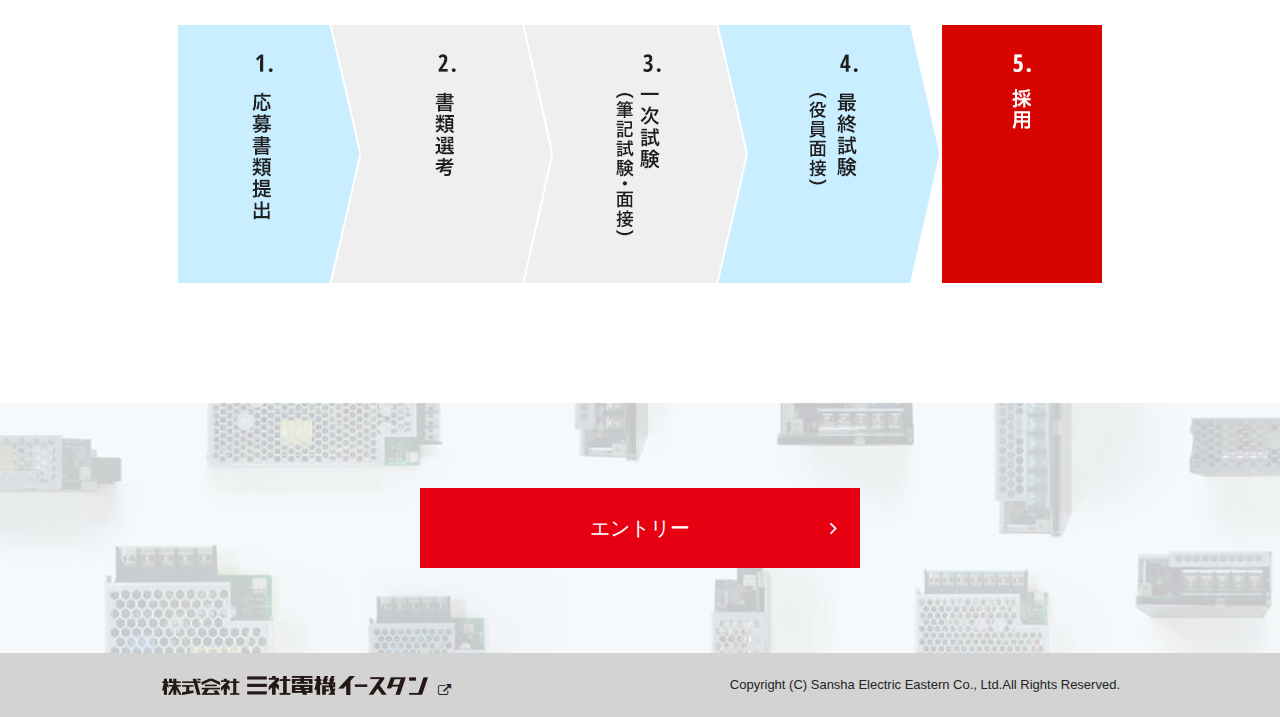
<file: recruit/career/index.html>
<!DOCTYPE html>
<html lang="ja">
  <head prefix="og: http://ogp.me/ns# fb: http://ogp.me/ns/fb# website: http://ogp.me/ns/website#">
    <meta charset="UTF-8">
    <meta http-equiv="X-UA-Compatible" content="IE=edge">
    <meta name="viewport" content="width=device-width,initial-scale=1.0">
    <title>株式会社三社電機イースタン｜採用｜募集要項（キャリア）</title>
    <meta name="description" content="株式会社三社電機イースタンはお客様のニーズにお応えし、高効率で信頼性の高い電源機器をご提案します。">
    <meta name="keywords" content="三社電機,イースタン,産業用電源,コンピュータ用電源,UPS,電子回路,電源">
    <meta name="author" content="Sansha Electric Eaestern">

    <link rel="stylesheet" href="../css/style.css">
    <link rel="stylesheet" href="../css/guide.css">
    <link href="https://fonts.googleapis.com/css?family=Open+Sans+Condensed:700" rel="stylesheet">

    <meta name="format-detection" content="telephone=no">

  <link rel="shortcut icon" href="../../images/favicon.ico">
  <link rel="icon" type="image/vnd.microsoft.icon" href="../../images/favicon.ico">
  <link rel="stylesheet" href="//maxcdn.bootstrapcdn.com/font-awesome/4.7.0/css/font-awesome.min.css">

  </head>
  <body id="wrap">

    <header class="l-header">
      <div class="l-header__inner">
      	<div class="header_logo">
	      	<p>カスタム電源機器、電源モジュールをお探しなら</p>
	        <h1><a href="../../index.html"><img src="../images/header_logo.png" width="289" height="23" alt="株式会社三社電機イースタン"></a></h1>
        </div>
        <div class="header_overview">
	        <a href="../../overview.html"><div class="overview"><p>会社概要</p></div></a>
	    </div>
        <div class="header_sanrex">
	        <p class="sanrex"><a href="https://www.sansha.co.jp/" target="_blank"><img src="../images/header_logo_sanrex.png" width="112" height="30" alt="SanRex"></a></p>
	    </div>
      </div><!-- /.l-header__inner -->
    </header>
<div id="topicpath">
	<div class="l-wrapper__inner">
	<p><a href="../../index.html">TOP</a> ＞ <a href="../index.html">採用TOP</a> ＞ 募集要項（キャリア）</p>
	</div>
</div>
<nav id="nav">
	<div class="l-wrapper__inner">
		<ul class="header_nav">
			<li><a href="../index.html">採用TOP</a></li>
			<li><a href="../fresh/index.html">募集要項<span>（新卒）</span></a></li>
			<li class="current"><a href="../career/index.html">募集要項<span>（キャリア）</span></a></li>
			<li><a href="../guidance/index.html">説明会スケジュール</a></li>
			<li><a href="../message/index.html">採用担当<br>先輩メッセージ</a></li>
			<li class="entry"><a href="../entry/index.html">エントリー</a></li>
		</ul>
	</div>
</nav>



<!-- ========== 募集要項（キャリア） ========== -->
<div id="guide">
    <div class="l-header__bg">
      <div class="l-header__inner_main guide">
          <h2>募集要項<span class="detail">（キャリア）</span>
          <span class="subtitle">REQUIREMENTS FOR CAREER</span></h2>
      </div>
    </div>


  <div class="l-heading">
      <div class="l-heading__inner">
          <h3>2017年4月入社　募集要項</h3>
      </div>
  </div>

    <div class="l-wrapper">
      <div class="l-wrapper__inner">

        <ul class="ul_guide career">
        <li><dl>
          <dt>採用職種</dt>
          <dd><em>【技術職】電源装置・制御装置の開発設計</em></dd>
        </dl></li>
        <li><dl>
          <dt>主な仕事内容</dt>
          <dd>電源装置や制御機器、微弱無線を使用した製品の回路設計・ソフト設計・構造設計と試作評価を行います。</dd>
        </dl></li>
        <li><dl>
          <dt>必要な経験等</dt>
          <dd>電子回路設計、ソフト設計、構造設計のいずれかと評価の経験</dd>
        </dl></li>
        <li><dl>
          <dt>採用人数</dt>
          <dd>1名</dd>
        </dl></li>
        <li><dl>
          <dt>雇用形態</dt>
          <dd>正社員</dd>
        </dl></li>
        <li><dl>
          <dt>基本給</dt>
          <dd>200,000円〜350,000円（経験考慮の上、当社規定により決定）</dd>
        </dl></li>
        </ul>

        <ul class="ul_guide career">
        <li><dl>
          <dt>採用職種</dt>
          <dd><em>【製造】電子機器の配線・組立</em></dd>
        </dl></li>
        <li><dl>
          <dt>主な仕事内容</dt>
          <dd>電子機器の組立（束線の配線、ビス締め、はんだ付け等）</dd>
        </dl></li>
        <li><dl>
          <dt>必要な経験等</dt>
          <dd>不問（経験者優遇）</dd>
        </dl></li>
        <li><dl>
          <dt>採用人数</dt>
          <dd>1名</dd>
        </dl></li>
        <li><dl>
          <dt>雇用形態</dt>
          <dd>正社員</dd>
        </dl></li>
        <li><dl>
          <dt>基本給</dt>
          <dd>155,100円〜300,000円（経験考慮の上、当社規定により決定）</dd>
        </dl></li>
        </ul>

        <ul class="ul_guide career">
        <li><dl>
          <dt>採用職種</dt>
          <dd><em>【検査】電源ユニット、UPSの修理</em></dd>
        </dl></li>
        <li><dl>
          <dt>主な仕事内容</dt>
          <dd>電源ユニット、UPSの修理とその記録の作成</dd>
        </dl></li>
        <li><dl>
          <dt>必要な経験等</dt>
          <dd>電源ユニット、UPSの修理経験</dd>
        </dl></li>
        <li><dl>
          <dt>採用人数</dt>
          <dd>1名</dd>
        </dl></li>
        <li><dl>
          <dt>雇用形態</dt>
          <dd>正社員</dd>
        </dl></li>
        <li><dl>
          <dt>基本給</dt>
          <dd>200,000円〜300,000円（経験考慮の上、当社規定により決定）</dd>
        </dl></li>
        </ul>

        <ul class="ul_guide career">
        <li><dl>
          <dt>採用職種</dt>
          <dd><em>【検査】電子機器の検査</em></dd>
        </dl></li>
        <li><dl>
          <dt>主な仕事内容</dt>
          <dd>電子機器部品および部品実装基板の検査と検査結果の記録、集計業務</dd>
        </dl></li>
        <li><dl>
          <dt>必要な経験等</dt>
          <dd>不問（経験者優遇）</dd>
        </dl></li>
        <li><dl>
          <dt>採用人数</dt>
          <dd>1名</dd>
        </dl></li>
        <li><dl>
          <dt>雇用形態</dt>
          <dd>正社員</dd>
        </dl></li>
        <li><dl>
          <dt>基本給</dt>
          <dd>155,100円〜300,000円（経験考慮の上、当社規定により決定）</dd>
        </dl></li>
        </ul>

        <ul class="ul_guide">
        <li><dl>
          <dt>採用職種</dt>
          <dd><em>【出荷業務】コンテナ荷下ろし、梱包</em></dd>
        </dl></li>
        <li><dl>
          <dt>主な仕事内容</dt>
          <dd>製品入荷時のフォークリフトによる荷下ろし</dd>
        </dl></li>
        <li><dl>
          <dt>必要な経験等</dt>
          <dd>不問（経験者優遇）</dd>
        </dl></li>
        <li><dl>
          <dt>採用人数</dt>
          <dd>1名</dd>
        </dl></li>
        <li><dl>
          <dt>雇用形態</dt>
          <dd>準社員（雇用期間1年、更新の可能性あり、勤務態度などに応じ正社員登用もあります）</dd>
        </dl></li>
        <li><dl>
          <dt>基本給</dt>
          <dd>136,640円〜300,000円（経験考慮の上、当社規定により決定）</dd>
        </dl></li>
        </ul>

      </div>
    </div>



  <div class="l-heading">
      <div class="l-heading__inner">
          <h3>勤務条件等</h3>
      </div>
  </div>

    <div class="l-wrapper">
      <div class="l-wrapper__inner">

        <ul class="ul_guide">
        <li><dl>
          <dt>諸手当</dt>
          <dd>正社員…家族手当、役職手当、通勤手当（上限30,000円）、検定資格手当等
準社員…家族手当、通勤手当</dd>
        </dl></li>
        <li><dl>
          <dt>試用期間</dt>
          <dd>あり（3ヶ月）期間中も同条件</dd>
        </dl></li>
        <li><dl>
          <dt>昇給</dt>
          <dd>年1回</dd>
        </dl></li>
        <li><dl>
          <dt>賞与</dt>
          <dd>年2回（7月、12月／評価、会社業績による）</dd>
        </dl></li>
        <li><dl>
          <dt>勤務地</dt>
          <dd>本社（長野県茅野市）</dd>
        </dl></li>
        <li><dl>
          <dt>勤務時間</dt>
          <dd>8:20～17:15</dd>
        </dl></li>
        <li><dl>
          <dt>休日休暇</dt>
          <dd>年間121日（土日祝、夏季、年末）</dd>
        </dl></li>
        <li><dl>
          <dt>有給休暇</dt>
          <dd>入社3ヶ月経過後10日。以降も勤務年数に応じ最高20日まで。</dd>
        </dl></li>
        <li><dl>
          <dt>福利厚生</dt>
          <dd>各種社会保険（健康保険、厚生年金、雇用保険、労働保険）、厚生年金基金、※社宅制度、※退職金制度（確定拠出年金）、※慶弔見舞金、※財形貯蓄制度、社員食堂、部署会合助成金制度<br>
※…正社員のみ対象の制度となります。</dd>
        </dl></li>
        <li><dl>
          <dt>教育制度</dt>
          <dd>新入社員教育、OJT教育、技術者教育、外部講習会参加、語学教室など</dd>
        </dl></li>
        </ul>

      </div>
    </div>



  <div class="l-heading">
      <div class="l-heading__inner">
          <h3>採用の流れ</h3>
      </div>
  </div>

    <div class="l-wrapper">
      <div class="l-wrapper__inner">

        <p>・応募書類の提出をもって選考応募となります。<br>
・工場は面接時に見学可能です。<br>
※青色は本社にて行います。<br>
※職種により、試験内容は若干変更となる場合があります。</p>
        <p class="image"><img src="../images/career_img01.png" alt="1.応募書類提出→2.書類選考→3.一次試験（筆記試験・面接）→4.最終試験（役員面接）→5.採用"></p>

        <!--<div class="recruit_btn">
          <div class="button"><a href="../guidance/index.html">説明会スケジュール</a></div>
        </div>-->

      </div>
    </div>

</div><!-- /#guide -->


<div id="pagetop"><a href="#"><img src="../../images/pagetop.png" alt="pagetop"></a></div>




   <div class="l-footer_entry">
      <div class="l-footer_entry__inner">
          <div class="button"><a href="../entry/index.html">エントリー</a></div>
      </div>
   </div>

   <footer class="l-footer">
      <div class="l-footer__inner">
        <div class="l-footer__logo"><a href="../../index.html" target="_blank"><img src="../images/footer_logo.png" width="270" height="21" alt="株式会社三社電機イースタン"><i class="fa fa-external-link" aria-hidden="true"></i></a></div>
        <small class="l-footer__copyright">Copyright (C) Sansha Electric Eastern Co., Ltd.All Rights Reserved.</small>
      </div>
    </footer>


    <!-- JavaScript -->
    <script src="http://ajax.googleapis.com/ajax/libs/jquery/2.1.1/jquery.min.js"></script>
    <script src="../../js/pagetop.js"></script>
    <!-- / JavaScript -->

    <!-- Google Analytics -->
    <script>
    (function(i,s,o,g,r,a,m){i['GoogleAnalyticsObject']=r;i[r]=i[r]||function(){
    (i[r].q=i[r].q||[]).push(arguments)},i[r].l=1*new Date();a=s.createElement(o),
    m=s.getElementsByTagName(o)[0];a.async=1;a.src=g;m.parentNode.insertBefore(a,m)
    })(window,document,'script','https://www.google-analytics.com/analytics.js','ga');
    ga('create', 'UA-86128310-1', 'auto');
    ga('send', 'pageview');
    </script>
    <!-- / Google Analytics -->
  </body>
</html>
</file>
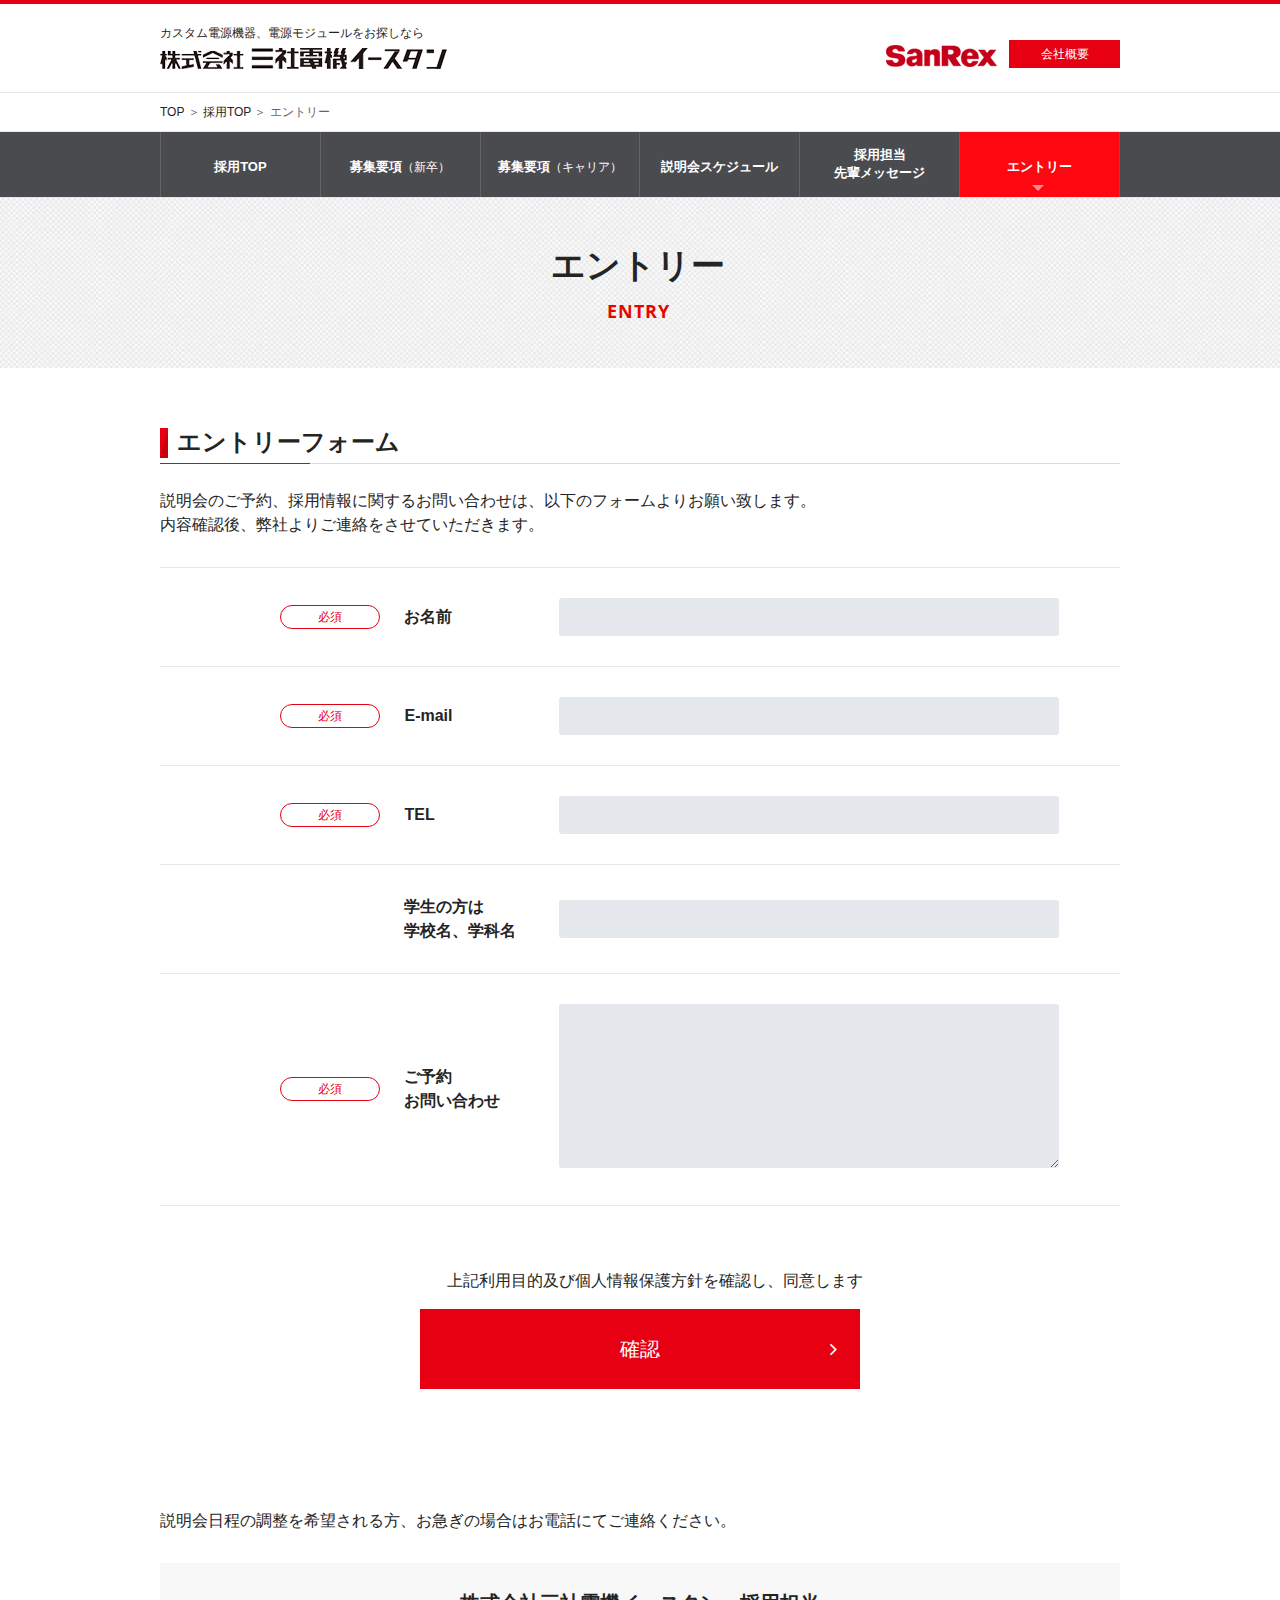
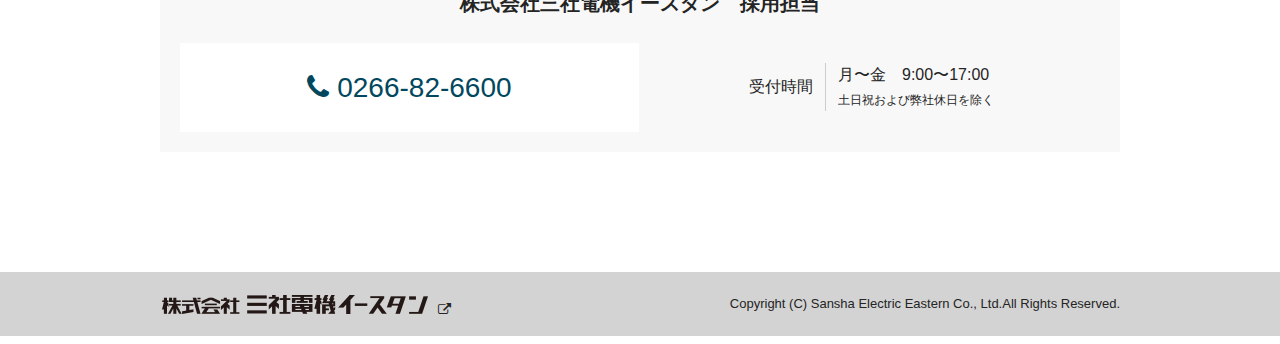
<file: recruit/entry/index.html>
<!DOCTYPE html>
<html lang="ja">
  <head prefix="og: http://ogp.me/ns# fb: http://ogp.me/ns/fb# website: http://ogp.me/ns/website#">
    <meta charset="UTF-8">
    <meta http-equiv="X-UA-Compatible" content="IE=edge">
    <meta name="viewport" content="width=device-width,initial-scale=1.0">
    <title>株式会社三社電機イースタン｜採用｜エントリー</title>
    <meta name="description" content="株式会社三社電機イースタンはお客様のニーズにお応えし、高効率で信頼性の高い電源機器をご提案します。">
    <meta name="keywords" content="三社電機,イースタン,産業用電源,コンピュータ用電源,UPS,電子回路,電源">
    <meta name="author" content="Sansha Electric Eaestern">

    <link rel="stylesheet" href="../css/style.css">
    <link rel="stylesheet" href="../css/entry.css">
    <link href="https://fonts.googleapis.com/css?family=Open+Sans+Condensed:700" rel="stylesheet">

    <meta name="format-detection" content="telephone=no">

  <link rel="shortcut icon" href="../../images/favicon.ico">
  <link rel="icon" type="image/vnd.microsoft.icon" href="../../images/favicon.ico">
  <link rel="stylesheet" href="//maxcdn.bootstrapcdn.com/font-awesome/4.7.0/css/font-awesome.min.css">

  </head>
  <body id="wrap">

    <header class="l-header">
      <div class="l-header__inner">
      	<div class="header_logo">
	      	<p>カスタム電源機器、電源モジュールをお探しなら</p>
	        <h1><a href="../../index.html"><img src="../images/header_logo.png" width="289" height="23" alt="株式会社三社電機イースタン"></a></h1>
        </div>
        <div class="header_overview">
	        <a href="../../overview.html"><div class="overview"><p>会社概要</p></div></a>
	    </div>
        <div class="header_sanrex">
	        <p class="sanrex"><a href="https://www.sansha.co.jp/" target="_blank"><img src="../images/header_logo_sanrex.png" width="112" height="30" alt="SanRex"></a></p>
	    </div>
      </div><!-- /.l-header__inner -->
    </header>
<div id="topicpath">
	<div class="l-wrapper__inner">
	<p><a href="../../index.html">TOP</a> ＞ <a href="../index.html">採用TOP</a> ＞ エントリー</p>
	</div>
</div>
<nav id="nav">
	<div class="l-wrapper__inner">
		<ul class="header_nav">
			<li><a href="../index.html">採用TOP</a></li>
			<li><a href="../fresh/index.html">募集要項<span>（新卒）</span></a></li>
			<li><a href="../career/index.html">募集要項<span>（キャリア）</span></a></li>
			<li><a href="../guidance/index.html">説明会スケジュール</a></li>
			<li><a href="../message/index.html">採用担当<br>先輩メッセージ</a></li>
			<li class="entry current"><a href="../entry/index.html">エントリー</a></li>
		</ul>
	</div>
</nav>



<!-- ========== エントリー ========== -->
<div id="entry">
    <div class="l-header__bg">
      <div class="l-header__inner_main entry">
          <h2>エントリー<span class="subtitle">ENTRY</span></h2>
      </div>
    </div>


  <div class="l-heading">
      <div class="l-heading__inner">
          <h3>エントリーフォーム</h3>
      </div>
  </div>

    <div class="l-wrapper">
      <div class="l-wrapper__inner">

      <p>説明会のご予約、採用情報に関するお問い合わせは、以下のフォームよりお願い致します。<br>
内容確認後、弊社よりご連絡をさせていただきます。</p>

        <form action="" method='post' name="entryform" id="entryform">
        <ul class="table_entry">
        <li>
          <ul>
            <li>必須</li>
            <li><label for="entry-name">お名前</label></li>
            <li><input type="text" name="name" id="entry-name"></li>
          </ul>
        </li>
        <li>
          <ul>
            <li>必須</li>
            <li><label for="entry-email">E-mail</label></li>
            <li><input type="text" name="email" id="entry-email"></li>
          </ul>
        </li>
        <li>
          <ul>
            <li>必須</li>
            <li><label for="entry-tel">TEL</label></li>
            <li><input type="text" name="tel" id="entry-tel"></li>
          </ul>
        </li>
        <li>
          <ul>
            <li class="none"><!--必須--></li>
            <li><label for="entry-school">学生の方は<br>学校名、学科名</label></li>
            <li><input type="text" name="school" id="entry-school"></li>
          </ul>
        </li>
        <li>
          <ul>
            <li>必須</li>
            <li><label for="entry-contact">ご予約<br>お問い合わせ</label></li>
            <li><textarea rows="8" name="contact" id="entry-contact"></textarea></li>
          </ul>
        </li>
        </ul>

      <div class="entry_btn">
        <p class="subscribe"><input type="checkbox" name="request" value="request" id="entry-request"><label for="entry-request">上記利用目的及び個人情報保護方針を確認し、同意します</label></p>
        <input type="hidden" name="flg" value="1">
        <div class="button"><a href="javascript:void(0);" onclick="document.getElementById('entryform').submit()">確認</a></div>
      </div>

      </form>

      <p>説明会日程の調整を希望される方、お急ぎの場合はお電話にてご連絡ください。</p>

      </div>
    </div>


	<div id="l-contact">
		<h3 class="contact__ttl">株式会社三社電機イースタン　採用担当</h3>
    <div class="l-contact__inner">
      <div class="contact_tel"><i class="fa fa-phone" aria-hidden="true"></i> 0266-82-6600</div>
      <dl class="contact_time">
        <dt>受付時間</dt>
        <dd>月〜金　9:00〜17:00<br><span>土日祝および弊社休日を除く</span></dd>
      </dl>
    </div>
	</div><!-- /#l-contact -->

</div><!-- /#entry -->


<div id="pagetop"><a href="#"><img src="../../images/pagetop.png" alt="pagetop"></a></div>




   <footer class="l-footer">
      <div class="l-footer__inner">
        <div class="l-footer__logo"><a href="../../index.html" target="_blank"><img src="../images/footer_logo.png" width="270" height="21" alt="株式会社三社電機イースタン"><i class="fa fa-external-link" aria-hidden="true"></i></a></div>
        <small class="l-footer__copyright">Copyright (C) Sansha Electric Eastern Co., Ltd.All Rights Reserved.</small>
      </div>
    </footer>


    <!-- JavaScript -->
    <script src="http://ajax.googleapis.com/ajax/libs/jquery/2.1.1/jquery.min.js"></script>
    <script src="../../js/pagetop.js"></script>
    <!-- / JavaScript -->

    <!-- Google Analytics -->
    <script>
    (function(i,s,o,g,r,a,m){i['GoogleAnalyticsObject']=r;i[r]=i[r]||function(){
    (i[r].q=i[r].q||[]).push(arguments)},i[r].l=1*new Date();a=s.createElement(o),
    m=s.getElementsByTagName(o)[0];a.async=1;a.src=g;m.parentNode.insertBefore(a,m)
    })(window,document,'script','https://www.google-analytics.com/analytics.js','ga');
    ga('create', 'UA-86128310-1', 'auto');
    ga('send', 'pageview');
    </script>
    <!-- / Google Analytics -->
  </body>
</html>
</file>
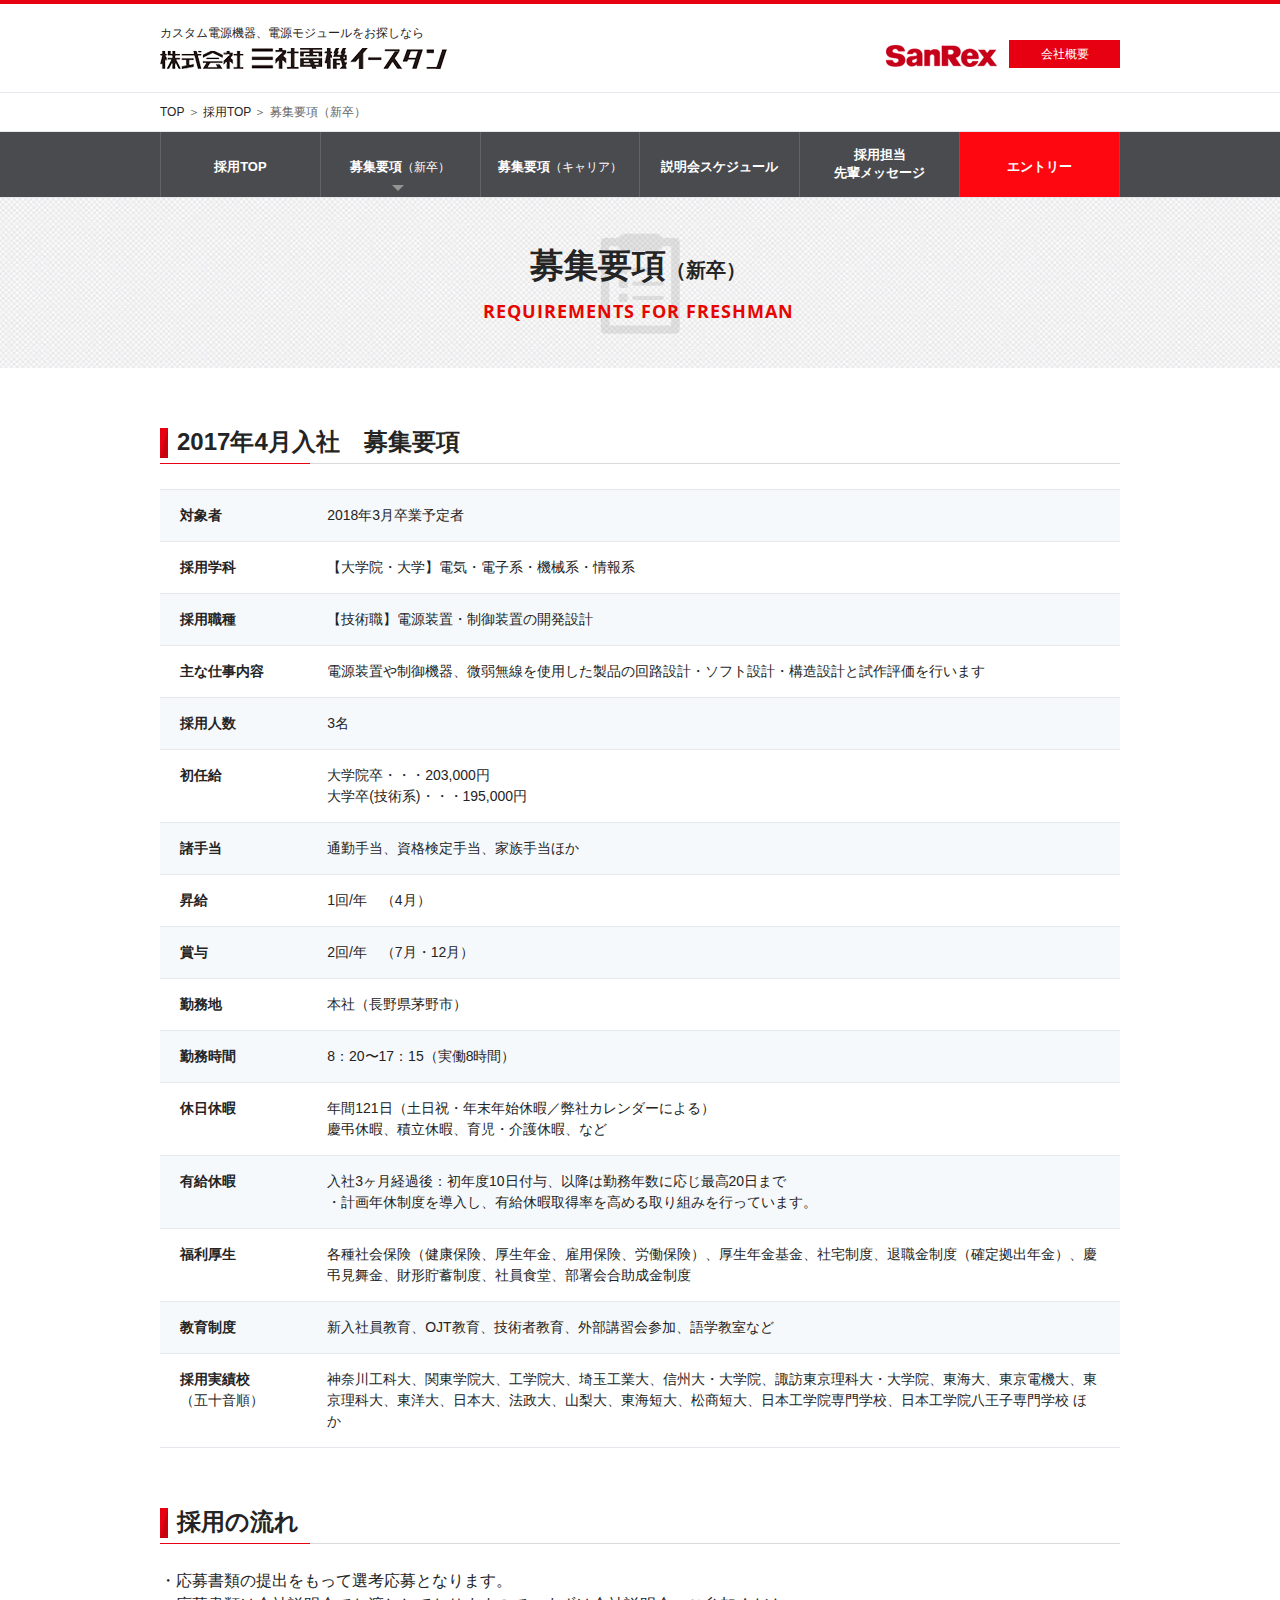
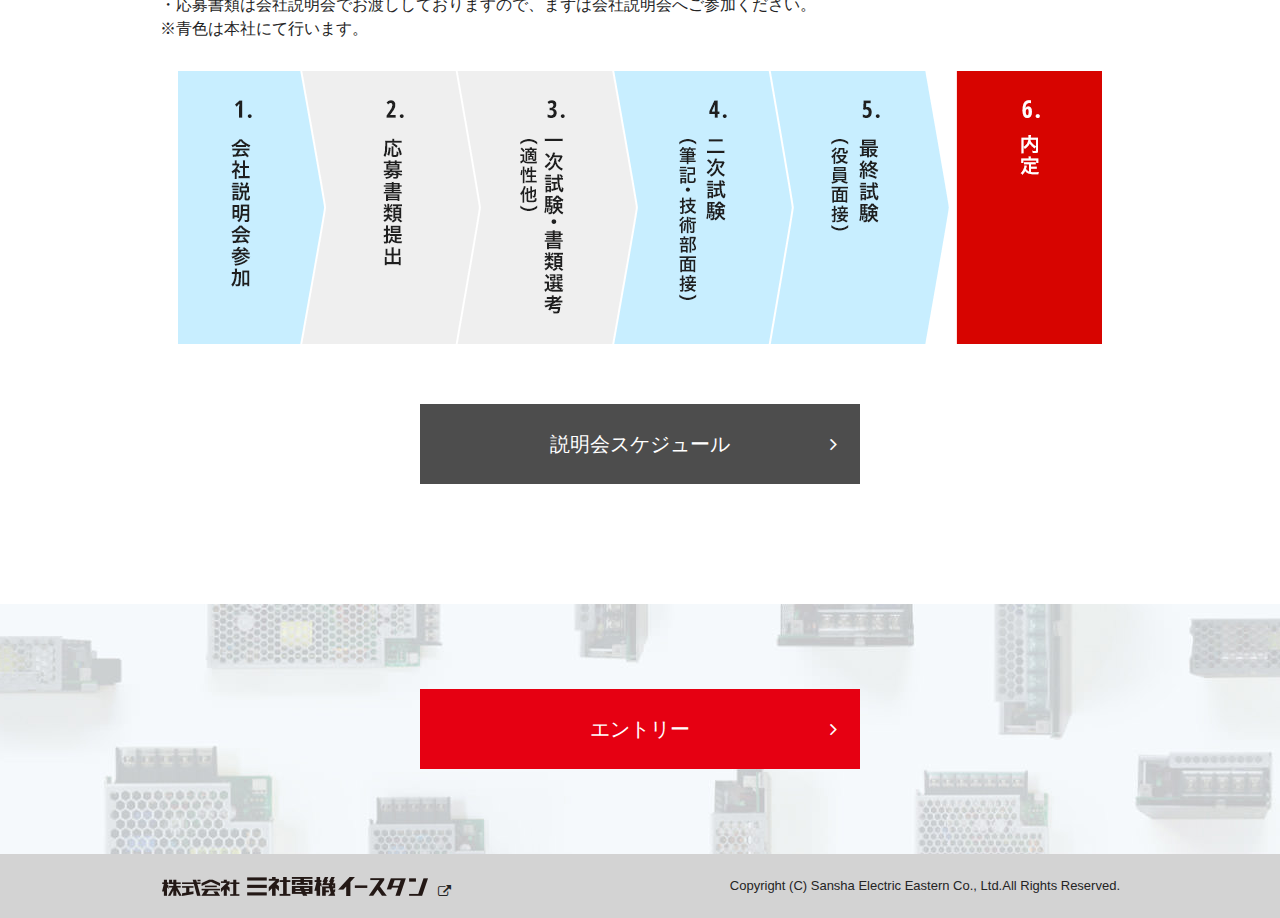
<file: recruit/fresh/index.html>
<!DOCTYPE html>
<html lang="ja">
  <head prefix="og: http://ogp.me/ns# fb: http://ogp.me/ns/fb# website: http://ogp.me/ns/website#">
    <meta charset="UTF-8">
    <meta http-equiv="X-UA-Compatible" content="IE=edge">
    <meta name="viewport" content="width=device-width,initial-scale=1.0">
    <title>株式会社三社電機イースタン｜採用｜募集要項（新卒）</title>
    <meta name="description" content="株式会社三社電機イースタンはお客様のニーズにお応えし、高効率で信頼性の高い電源機器をご提案します。">
    <meta name="keywords" content="三社電機,イースタン,産業用電源,コンピュータ用電源,UPS,電子回路,電源">
    <meta name="author" content="Sansha Electric Eaestern">

    <link rel="stylesheet" href="../css/style.css">
    <link rel="stylesheet" href="../css/guide.css">
    <link href="https://fonts.googleapis.com/css?family=Open+Sans+Condensed:700" rel="stylesheet">

    <meta name="format-detection" content="telephone=no">

  <link rel="shortcut icon" href="../../images/favicon.ico">
  <link rel="icon" type="image/vnd.microsoft.icon" href="../../images/favicon.ico">
  <link rel="stylesheet" href="//maxcdn.bootstrapcdn.com/font-awesome/4.7.0/css/font-awesome.min.css">

  </head>
  <body id="wrap">

    <header class="l-header">
      <div class="l-header__inner">
      	<div class="header_logo">
	      	<p>カスタム電源機器、電源モジュールをお探しなら</p>
	        <h1><a href="../../index.html"><img src="../images/header_logo.png" width="289" height="23" alt="株式会社三社電機イースタン"></a></h1>
        </div>
        <div class="header_overview">
	        <a href="../../overview.html"><div class="overview"><p>会社概要</p></div></a>
	    </div>
        <div class="header_sanrex">
	        <p class="sanrex"><a href="https://www.sansha.co.jp/" target="_blank"><img src="../images/header_logo_sanrex.png" width="112" height="30" alt="SanRex"></a></p>
	    </div>
      </div><!-- /.l-header__inner -->
    </header>
<div id="topicpath">
	<div class="l-wrapper__inner">
	<p><a href="../../index.html">TOP</a> ＞ <a href="../index.html">採用TOP</a> ＞ 募集要項（新卒）</p>
	</div>
</div>
<nav id="nav">
	<div class="l-wrapper__inner">
		<ul class="header_nav">
			<li><a href="../index.html">採用TOP</a></li>
			<li class="current"><a href="../fresh/index.html">募集要項<span>（新卒）</span></a></li>
			<li><a href="../career/index.html">募集要項<span>（キャリア）</span></a></li>
			<li><a href="../guidance/index.html">説明会スケジュール</a></li>
			<li><a href="../message/index.html">採用担当<br>先輩メッセージ</a></li>
			<li class="entry"><a href="../entry/index.html">エントリー</a></li>
		</ul>
	</div>
</nav>



<!-- ========== 募集要項（新卒） ========== -->
<div id="guide">
    <div class="l-header__bg">
      <div class="l-header__inner_main guide">
          <h2>募集要項<span class="detail">（新卒）</span>
          <span class="subtitle">REQUIREMENTS FOR FRESHMAN</span></h2>
      </div>
    </div>


  <div class="l-heading">
      <div class="l-heading__inner">
          <h3>2017年4月入社　募集要項</h3>
      </div>
  </div>

    <div class="l-wrapper">
      <div class="l-wrapper__inner">

        <ul class="ul_guide">
        <li><dl>
          <dt>対象者</dt>
          <dd>2018年3月卒業予定者</dd>
        </dl></li>
        <li><dl>
          <dt>採用学科</dt>
          <dd>【大学院・大学】電気・電子系・機械系・情報系</dd>
        </dl></li>
        <li><dl>
          <dt>採用職種</dt>
          <dd>【技術職】電源装置・制御装置の開発設計</dd>
        </dl></li>
        <li><dl>
          <dt>主な仕事内容</dt>
          <dd>電源装置や制御機器、微弱無線を使用した製品の回路設計・ソフト設計・構造設計と試作評価を行います</dd>
        </dl></li>
        <li><dl>
          <dt>採用人数</dt>
          <dd>3名</dd>
        </dl></li>
        <li><dl>
          <dt>初任給</dt>
          <dd>大学院卒・・・203,000円<br>
大学卒(技術系)・・・195,000円</dd>
        </dl></li>
        <li><dl>
          <dt>諸手当</dt>
          <dd>通勤手当、資格検定手当、家族手当ほか</dd>
        </dl></li>
        <li><dl>
          <dt>昇給</dt>
          <dd>1回/年　（4月）</dd>
        </dl></li>
        <li><dl>
          <dt>賞与</dt>
          <dd>2回/年　（7月・12月）</dd>
        </dl></li>
        <li><dl>
          <dt>勤務地</dt>
          <dd>本社（長野県茅野市）</dd>
        </dl></li>
        <li><dl>
          <dt>勤務時間</dt>
          <dd>8：20〜17：15（実働8時間）</dd>
        </dl></li>
        <li><dl>
          <dt>休日休暇</dt>
          <dd>年間121日（土日祝・年末年始休暇／弊社カレンダーによる）<br>
慶弔休暇、積立休暇、育児・介護休暇、など</dd>
        </dl></li>
        <li><dl>
          <dt>有給休暇</dt>
          <dd>入社3ヶ月経過後：初年度10日付与、以降は勤務年数に応じ最高20日まで<br>
・計画年休制度を導入し、有給休暇取得率を高める取り組みを行っています。</dd>
        </dl></li>
        <li><dl>
          <dt>福利厚生</dt>
          <dd>各種社会保険（健康保険、厚生年金、雇用保険、労働保険）、厚生年金基金、社宅制度、退職金制度（確定拠出年金）、慶弔見舞金、財形貯蓄制度、社員食堂、部署会合助成金制度</dd>
        </dl></li>
        <li><dl>
          <dt>教育制度</dt>
          <dd>新入社員教育、OJT教育、技術者教育、外部講習会参加、語学教室など</dd>
        </dl></li>
        <li><dl>
          <dt>採用実績校<span>（五十音順）</span></dt>
          <dd>神奈川工科大、関東学院大、工学院大、埼玉工業大、信州大・大学院、諏訪東京理科大・大学院、東海大、東京電機大、東京理科大、東洋大、日本大、法政大、山梨大、東海短大、松商短大、日本工学院専門学校、日本工学院八王子専門学校 ほか</dd>
        </dl></li>
        </ul>

      </div>
    </div>



  <div class="l-heading">
      <div class="l-heading__inner">
          <h3>採用の流れ</h3>
      </div>
  </div>

    <div class="l-wrapper">
      <div class="l-wrapper__inner">

        <p>・応募書類の提出をもって選考応募となります。<br>
・応募書類は会社説明会でお渡ししておりますので、まずは会社説明会へご参加ください。<br>
※青色は本社にて行います。</p>
        <p class="image"><img src="../images/fresh_img01.png" alt="1.会社説明会参加→2.応募書類提出→3.一次試験・書類選考（適性他）→4.二次試験（筆記・技術部面接）→5.最終試験（役員面接）→6.内定"></p>

        <div class="recruit_btn">
          <div class="button"><a href="../guidance/index.html">説明会スケジュール</a></div>
        </div>

      </div>
    </div>

</div><!-- /#guide -->

<div id="pagetop"><a href="#"><img src="../../images/pagetop.png" alt="pagetop"></a></div>




   <div class="l-footer_entry">
      <div class="l-footer_entry__inner">
          <div class="button"><a href="../entry/index.html">エントリー</a></div>
      </div>
   </div>

   <footer class="l-footer">
      <div class="l-footer__inner">
        <div class="l-footer__logo"><a href="../../index.html" target="_blank"><img src="../images/footer_logo.png" width="270" height="21" alt="株式会社三社電機イースタン"><i class="fa fa-external-link" aria-hidden="true"></i></a></div>
        <small class="l-footer__copyright">Copyright (C) Sansha Electric Eastern Co., Ltd.All Rights Reserved.</small>
      </div>
    </footer>


    <!-- JavaScript -->
    <script src="http://ajax.googleapis.com/ajax/libs/jquery/2.1.1/jquery.min.js"></script>
    <script src="../../js/pagetop.js"></script>
    <!-- / JavaScript -->

    <!-- Google Analytics -->
    <script>
    (function(i,s,o,g,r,a,m){i['GoogleAnalyticsObject']=r;i[r]=i[r]||function(){
    (i[r].q=i[r].q||[]).push(arguments)},i[r].l=1*new Date();a=s.createElement(o),
    m=s.getElementsByTagName(o)[0];a.async=1;a.src=g;m.parentNode.insertBefore(a,m)
    })(window,document,'script','https://www.google-analytics.com/analytics.js','ga');
    ga('create', 'UA-86128310-1', 'auto');
    ga('send', 'pageview');
    </script>
    <!-- / Google Analytics -->
  </body>
</html>
</file>
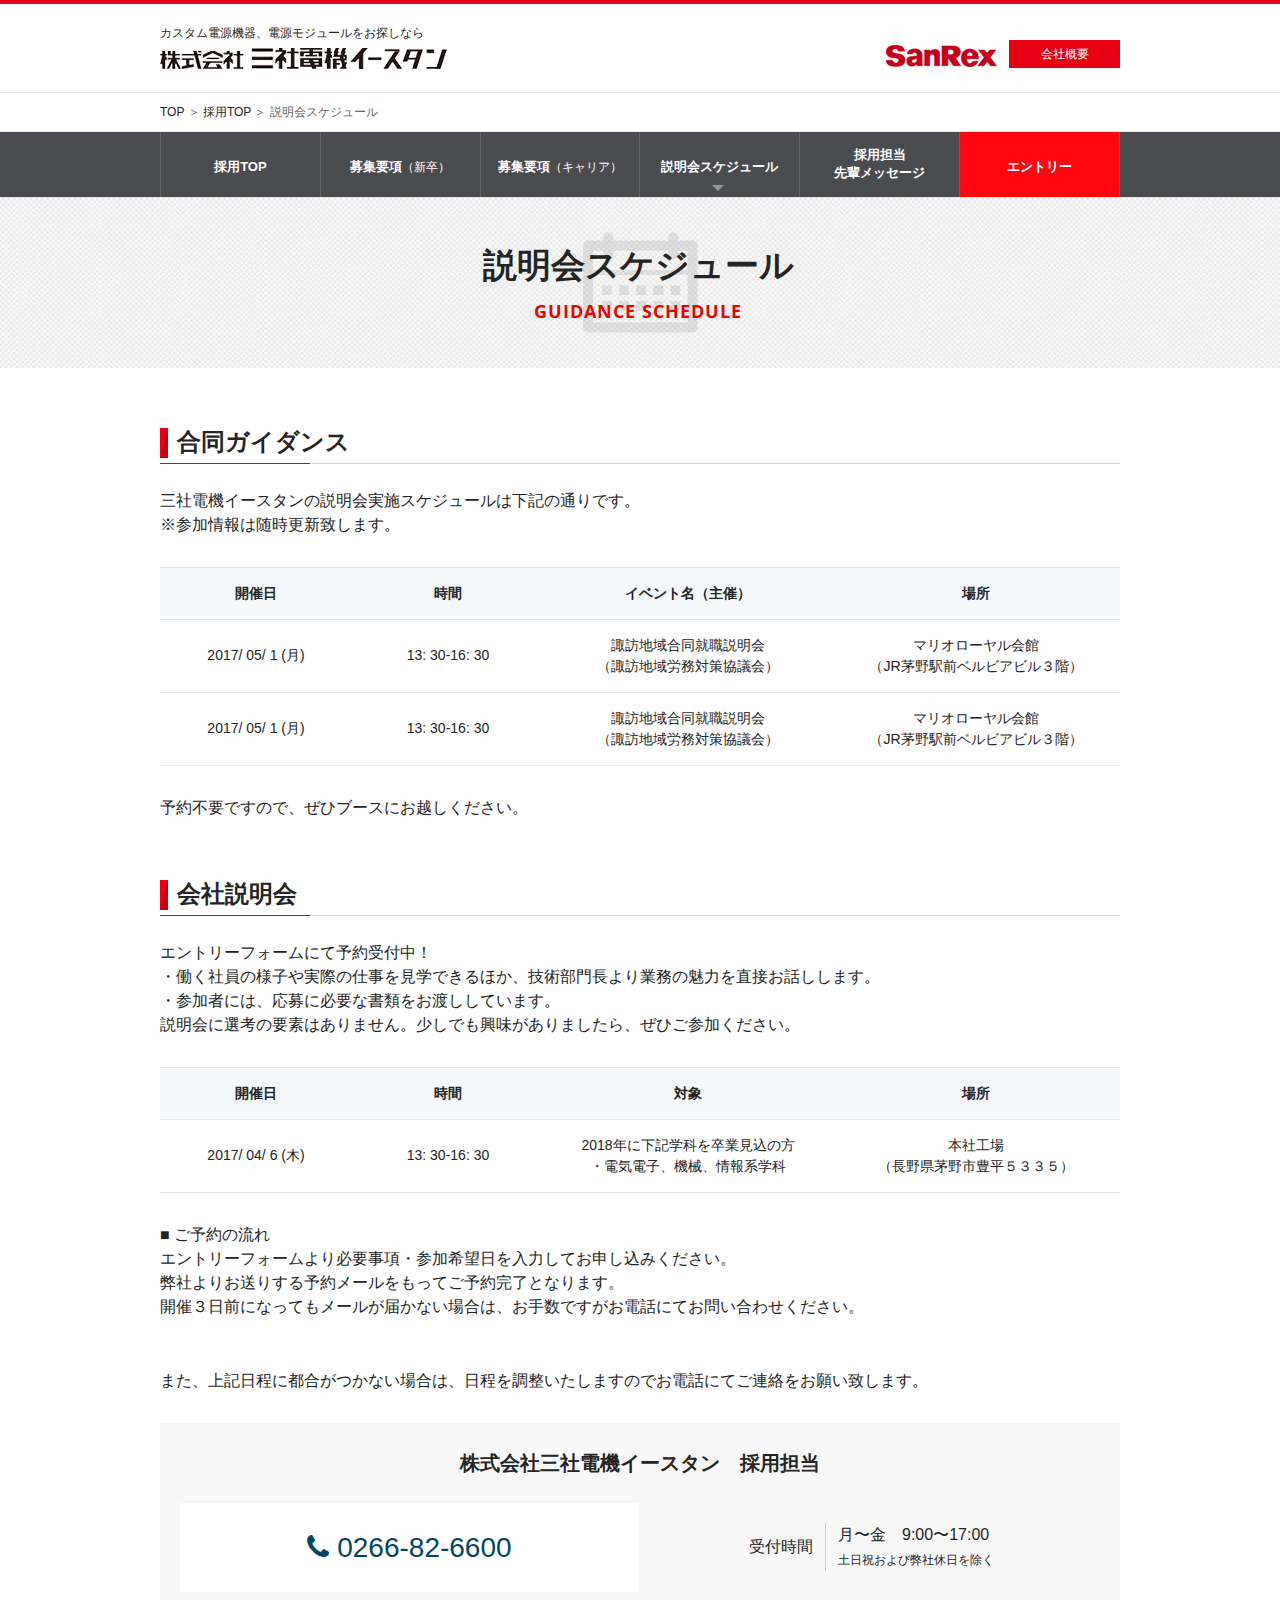
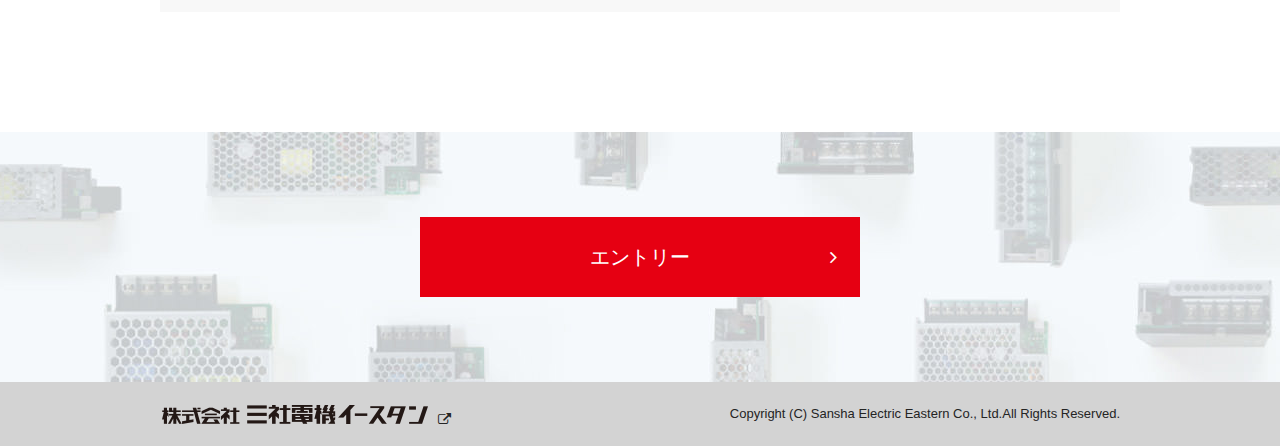
<file: recruit/guidance/index.html>
<!DOCTYPE html>
<html lang="ja">
  <head prefix="og: http://ogp.me/ns# fb: http://ogp.me/ns/fb# website: http://ogp.me/ns/website#">
    <meta charset="UTF-8">
    <meta http-equiv="X-UA-Compatible" content="IE=edge">
    <meta name="viewport" content="width=device-width,initial-scale=1.0">
    <title>株式会社三社電機イースタン｜採用｜説明会スケジュール</title>
    <meta name="description" content="株式会社三社電機イースタンはお客様のニーズにお応えし、高効率で信頼性の高い電源機器をご提案します。">
    <meta name="keywords" content="三社電機,イースタン,産業用電源,コンピュータ用電源,UPS,電子回路,電源">
    <meta name="author" content="Sansha Electric Eaestern">

    <link rel="stylesheet" href="../css/style.css">
    <link rel="stylesheet" href="../css/guidance.css">
    <link href="https://fonts.googleapis.com/css?family=Open+Sans+Condensed:700" rel="stylesheet">

    <meta name="format-detection" content="telephone=no">

  <link rel="shortcut icon" href="../../images/favicon.ico">
  <link rel="icon" type="image/vnd.microsoft.icon" href="../../images/favicon.ico">
  <link rel="stylesheet" href="//maxcdn.bootstrapcdn.com/font-awesome/4.7.0/css/font-awesome.min.css">

  </head>
  <body id="wrap">

    <header class="l-header">
      <div class="l-header__inner">
      	<div class="header_logo">
	      	<p>カスタム電源機器、電源モジュールをお探しなら</p>
	        <h1><a href="../../index.html"><img src="../images/header_logo.png" width="289" height="23" alt="株式会社三社電機イースタン"></a></h1>
        </div>
        <div class="header_overview">
	        <a href="../../overview.html"><div class="overview"><p>会社概要</p></div></a>
	    </div>
        <div class="header_sanrex">
	        <p class="sanrex"><a href="https://www.sansha.co.jp/" target="_blank"><img src="../images/header_logo_sanrex.png" width="112" height="30" alt="SanRex"></a></p>
	    </div>
      </div><!-- /.l-header__inner -->
    </header>
<div id="topicpath">
	<div class="l-wrapper__inner">
	<p><a href="../../index.html">TOP</a> ＞ <a href="../index.html">採用TOP</a> ＞ 説明会スケジュール</p>
	</div>
</div>
<nav id="nav">
	<div class="l-wrapper__inner">
		<ul class="header_nav">
			<li><a href="../index.html">採用TOP</a></li>
			<li><a href="../fresh/index.html">募集要項<span>（新卒）</span></a></li>
			<li><a href="../career/index.html">募集要項<span>（キャリア）</span></a></li>
			<li class="current"><a href="../guidance/index.html">説明会スケジュール</a></li>
			<li><a href="../message/index.html">採用担当<br>先輩メッセージ</a></li>
			<li class="entry"><a href="../entry/index.html">エントリー</a></li>
		</ul>
	</div>
</nav>



<!-- ========== 説明会スケジュール ========== -->
<div id="guidance">
    <div class="l-header__bg">
      <div class="l-header__inner_main guidance">
          <h2>説明会スケジュール<span class="subtitle">GUIDANCE SCHEDULE</span></h2>
      </div>
    </div>


  <div class="l-heading">
      <div class="l-heading__inner">
          <h3>合同ガイダンス</h3>
      </div>
  </div>

    <div class="l-wrapper">
      <div class="l-wrapper__inner">

      <p>三社電機イースタンの説明会実施スケジュールは下記の通りです。<br>
      ※参加情報は随時更新致します。</p>

        <table class="table_guidance">
        <tr>
          <th>開催日</th>
          <th>時間</th>
          <th>イベント名（主催）</th>
          <th>場所</th>
        </tr>
        <tr>
          <td>2017/ 05/ 1 (月)</td>
          <td>13: 30-16: 30</td>
          <td>諏訪地域合同就職説明会<br>
（諏訪地域労務対策協議会）</td>
          <td>マリオローヤル会館<br>
（JR茅野駅前ベルビアビル３階）</td>
        </tr>
        <tr>
          <td>2017/ 05/ 1 (月)</td>
          <td>13: 30-16: 30</td>
          <td>諏訪地域合同就職説明会<br>
（諏訪地域労務対策協議会）</td>
          <td>マリオローヤル会館<br>
（JR茅野駅前ベルビアビル３階）</td>
        </tr>
        </table>

      <p>予約不要ですので、ぜひブースにお越しください。</p>

      </div>
    </div>



  <div class="l-heading">
      <div class="l-heading__inner">
          <h3>会社説明会</h3>
      </div>
  </div>

    <div class="l-wrapper">
      <div class="l-wrapper__inner">

      <p>エントリーフォームにて予約受付中！<br>
・働く社員の様子や実際の仕事を見学できるほか、技術部門長より業務の魅力を直接お話しします。<br>
・参加者には、応募に必要な書類をお渡ししています。<br>
説明会に選考の要素はありません。少しでも興味がありましたら、ぜひご参加ください。</p>

        <table class="table_guidance">
        <tr>
          <th>開催日</th>
          <th>時間</th>
          <th>対象</th>
          <th>場所</th>
        </tr>
        <tr>
          <td>2017/ 04/ 6 (木)</td>
          <td>13: 30-16: 30</td>
          <td>2018年に下記学科を卒業見込の方<br>
・電気電子、機械、情報系学科</td>
          <td>本社工場<br>
（長野県茅野市豊平５３３５）</td>
        </tr>
        </table>

      <p class="entry">■ ご予約の流れ<br>
エントリーフォームより必要事項・参加希望日を入力してお申し込みください。<br>
弊社よりお送りする予約メールをもってご予約完了となります。<br>
開催３日前になってもメールが届かない場合は、お手数ですがお電話にてお問い合わせください。</p>

      <p>また、上記日程に都合がつかない場合は、日程を調整いたしますのでお電話にてご連絡をお願い致します。</p>

      </div>
    </div>



	<div id="l-contact">
		<h3 class="contact__ttl">株式会社三社電機イースタン　採用担当</h3>
    <div class="l-contact__inner">
      <div class="contact_tel"><i class="fa fa-phone" aria-hidden="true"></i> 0266-82-6600</div>
      <dl class="contact_time">
        <dt>受付時間</dt>
        <dd>月〜金　9:00〜17:00<br><span>土日祝および弊社休日を除く</span></dd>
      </dl>
    </div>
	</div><!-- /#l-contact -->

</div><!-- /#guidance -->


<div id="pagetop"><a href="#"><img src="../../images/pagetop.png" alt="pagetop"></a></div>




   <div class="l-footer_entry">
      <div class="l-footer_entry__inner">
          <div class="button"><a href="../entry/index.html">エントリー</a></div>
      </div>
   </div>

   <footer class="l-footer">
      <div class="l-footer__inner">
        <div class="l-footer__logo"><a href="../../index.html" target="_blank"><img src="../images/footer_logo.png" width="270" height="21" alt="株式会社三社電機イースタン"><i class="fa fa-external-link" aria-hidden="true"></i></a></div>
        <small class="l-footer__copyright">Copyright (C) Sansha Electric Eastern Co., Ltd.All Rights Reserved.</small>
      </div>
    </footer>


    <!-- JavaScript -->
    <script src="http://ajax.googleapis.com/ajax/libs/jquery/2.1.1/jquery.min.js"></script>
    <script src="../../js/pagetop.js"></script>
    <!-- / JavaScript -->

    <!-- Google Analytics -->
    <script>
    (function(i,s,o,g,r,a,m){i['GoogleAnalyticsObject']=r;i[r]=i[r]||function(){
    (i[r].q=i[r].q||[]).push(arguments)},i[r].l=1*new Date();a=s.createElement(o),
    m=s.getElementsByTagName(o)[0];a.async=1;a.src=g;m.parentNode.insertBefore(a,m)
    })(window,document,'script','https://www.google-analytics.com/analytics.js','ga');
    ga('create', 'UA-86128310-1', 'auto');
    ga('send', 'pageview');
    </script>
    <!-- / Google Analytics -->
  </body>
</html>
</file>
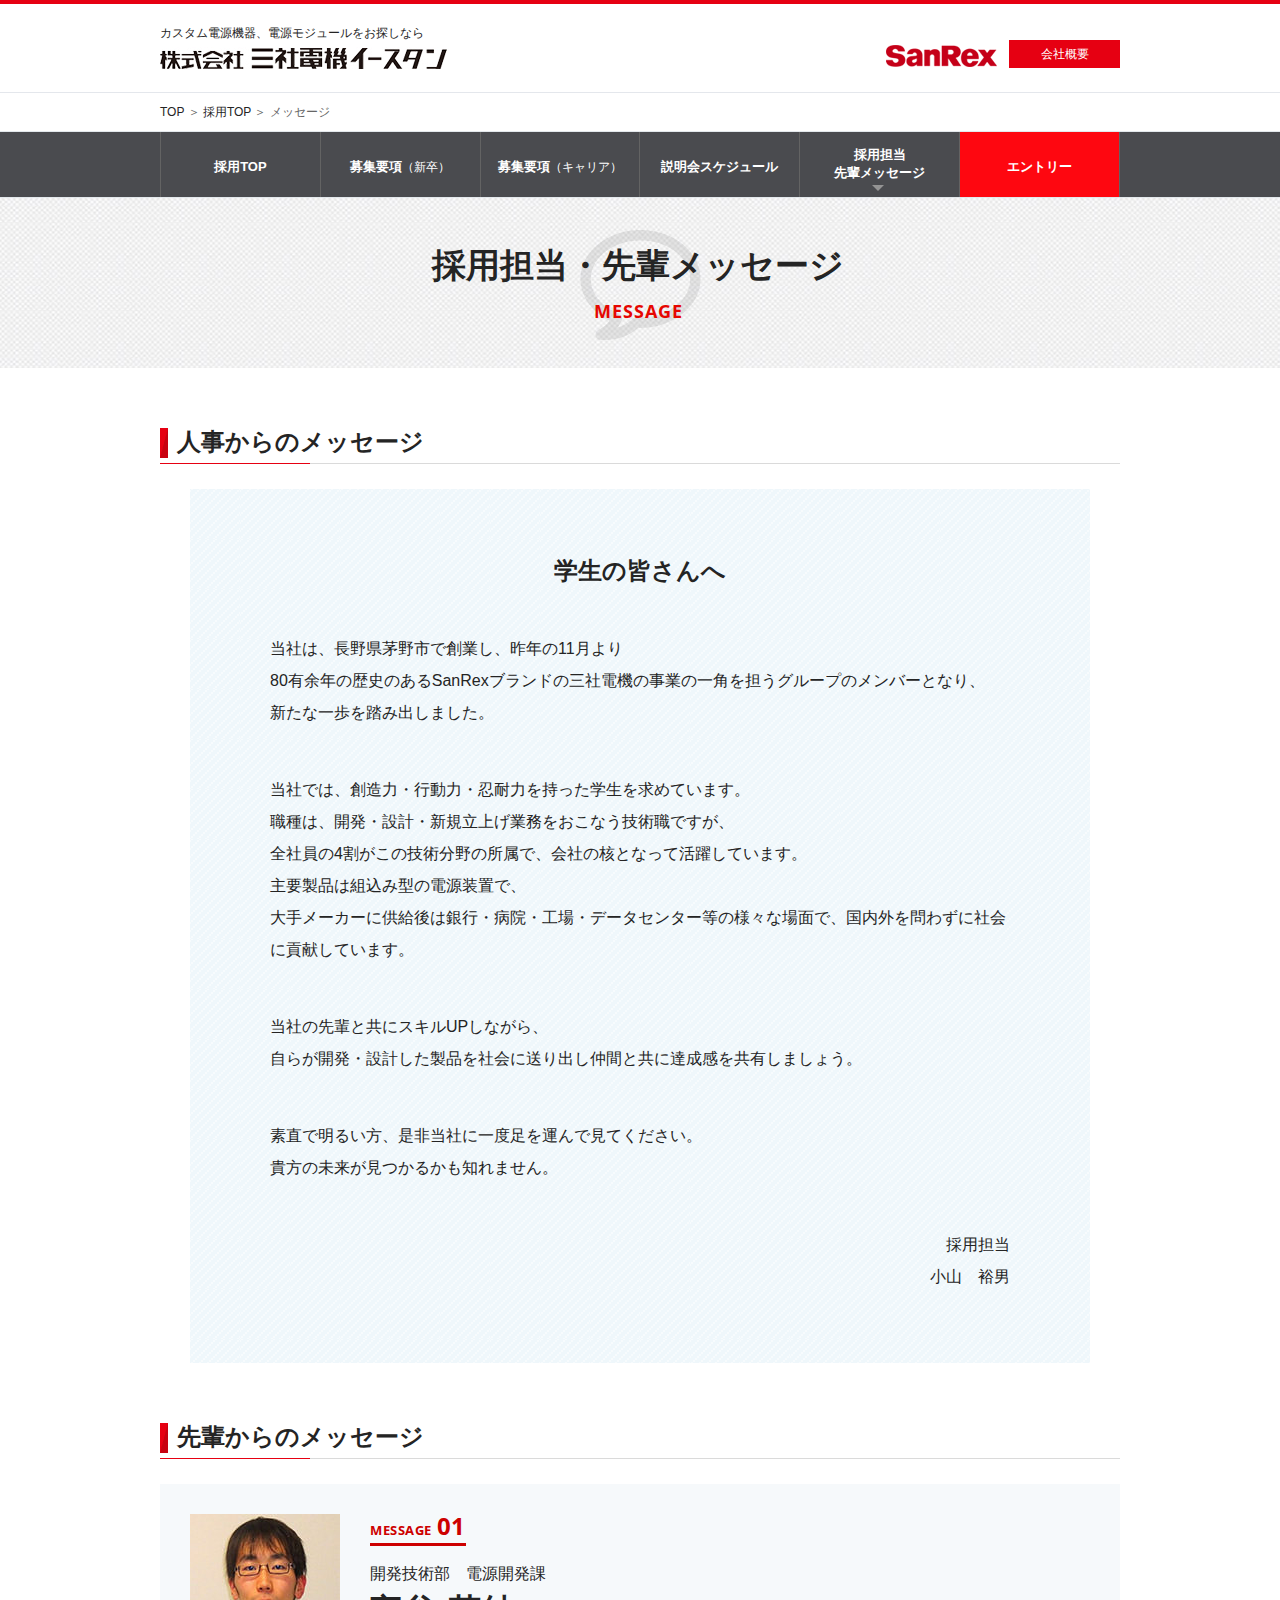
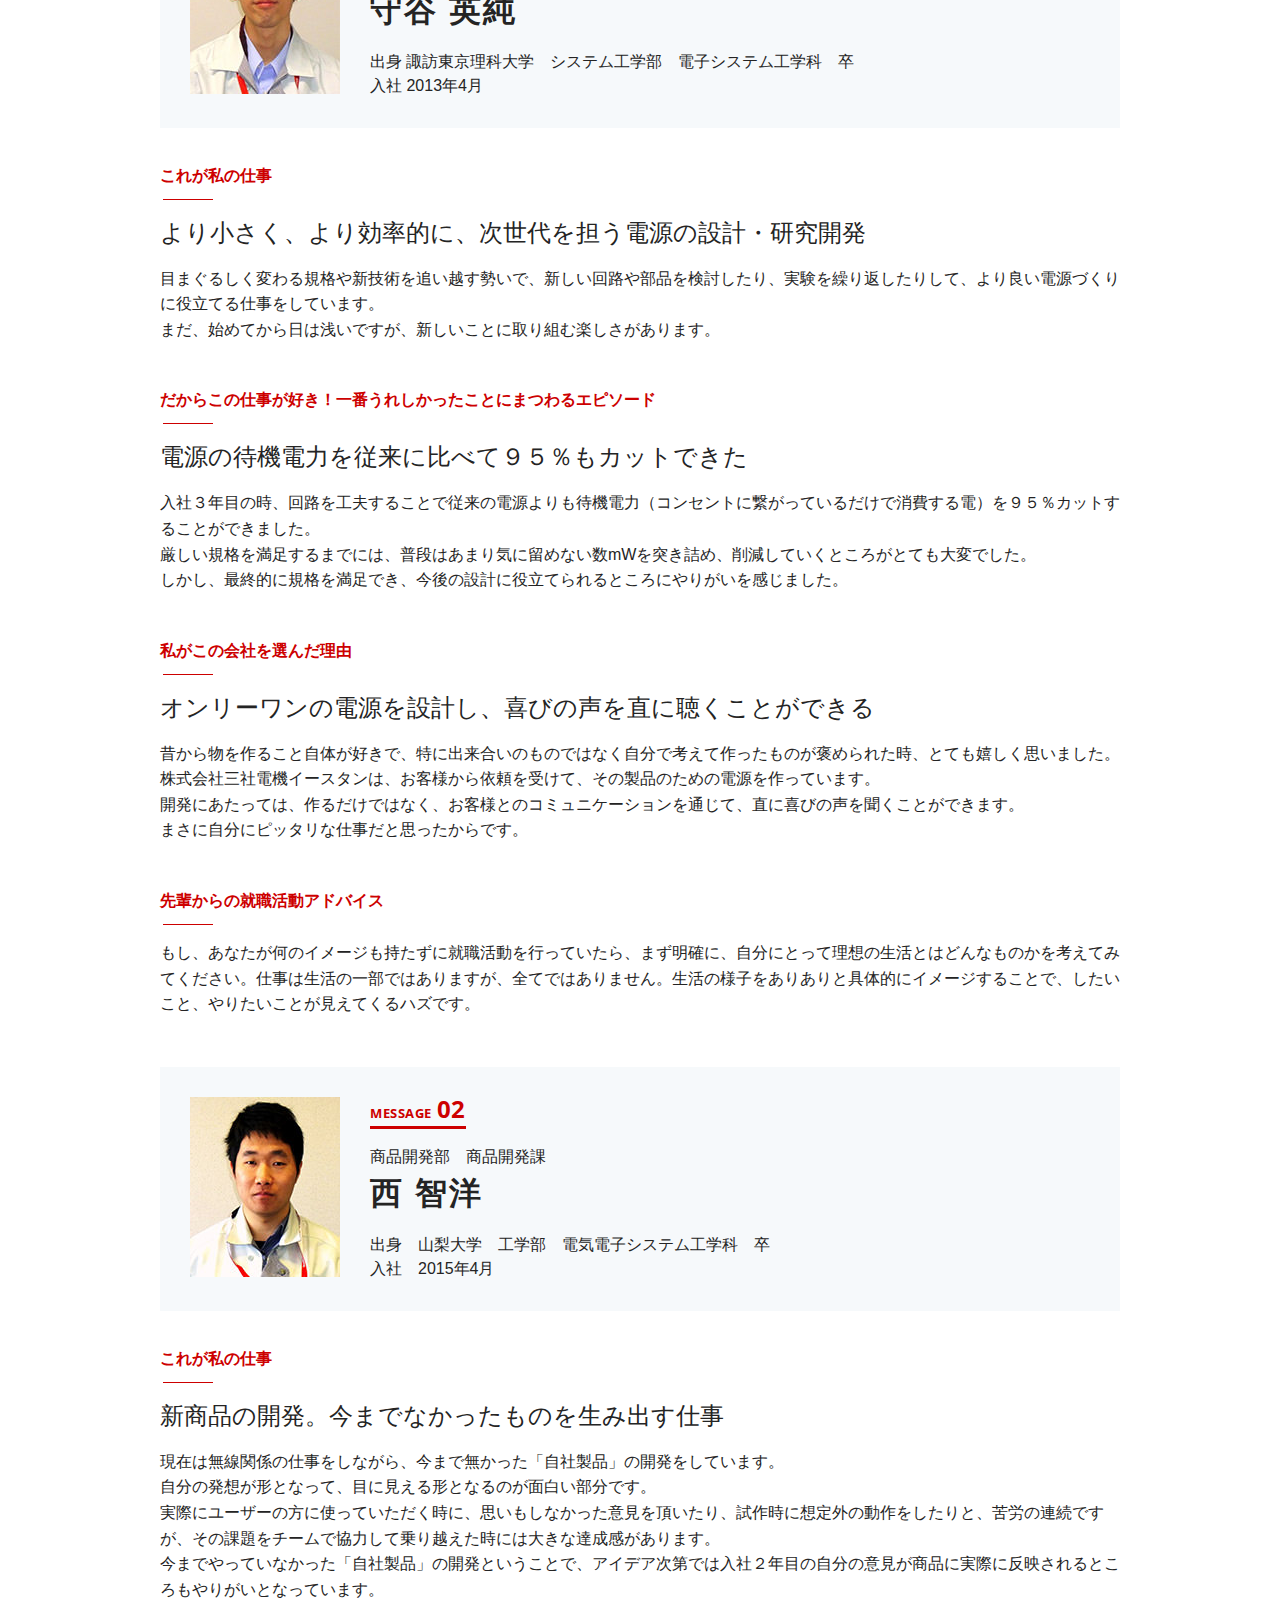
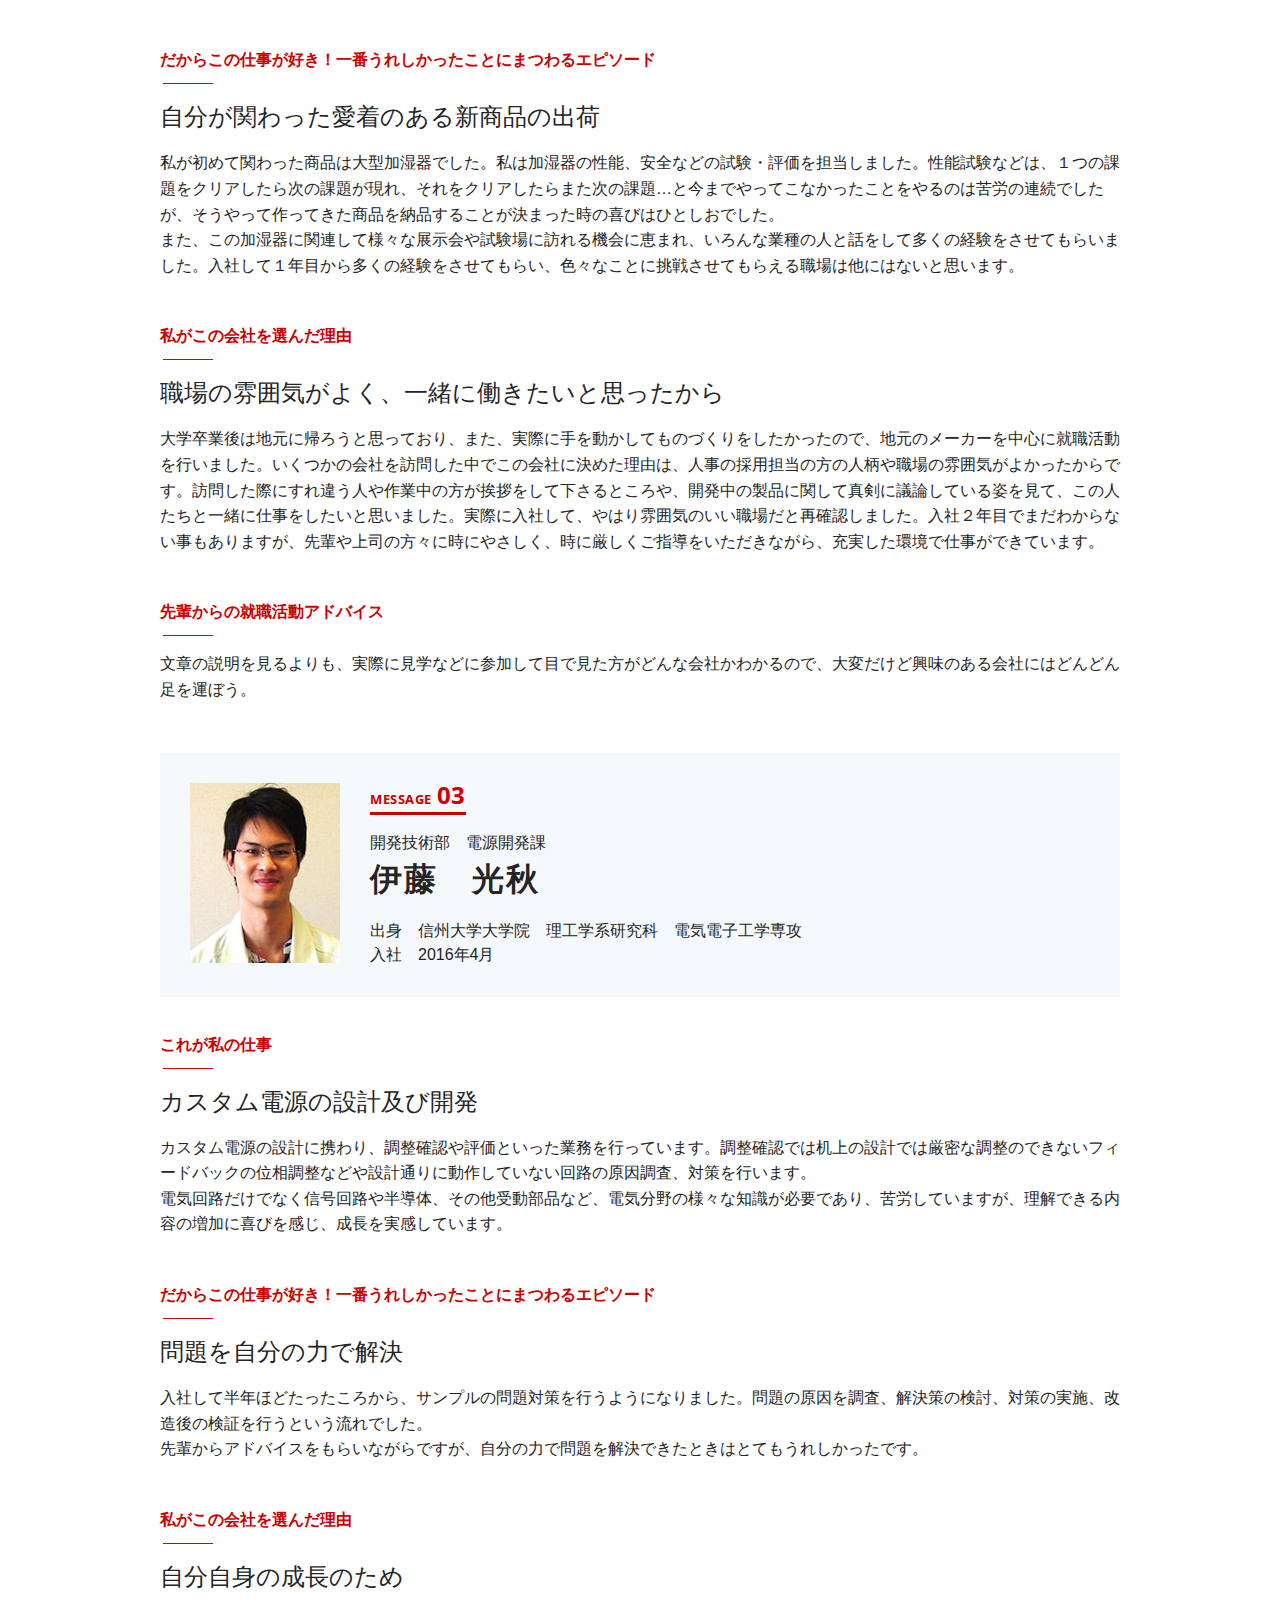
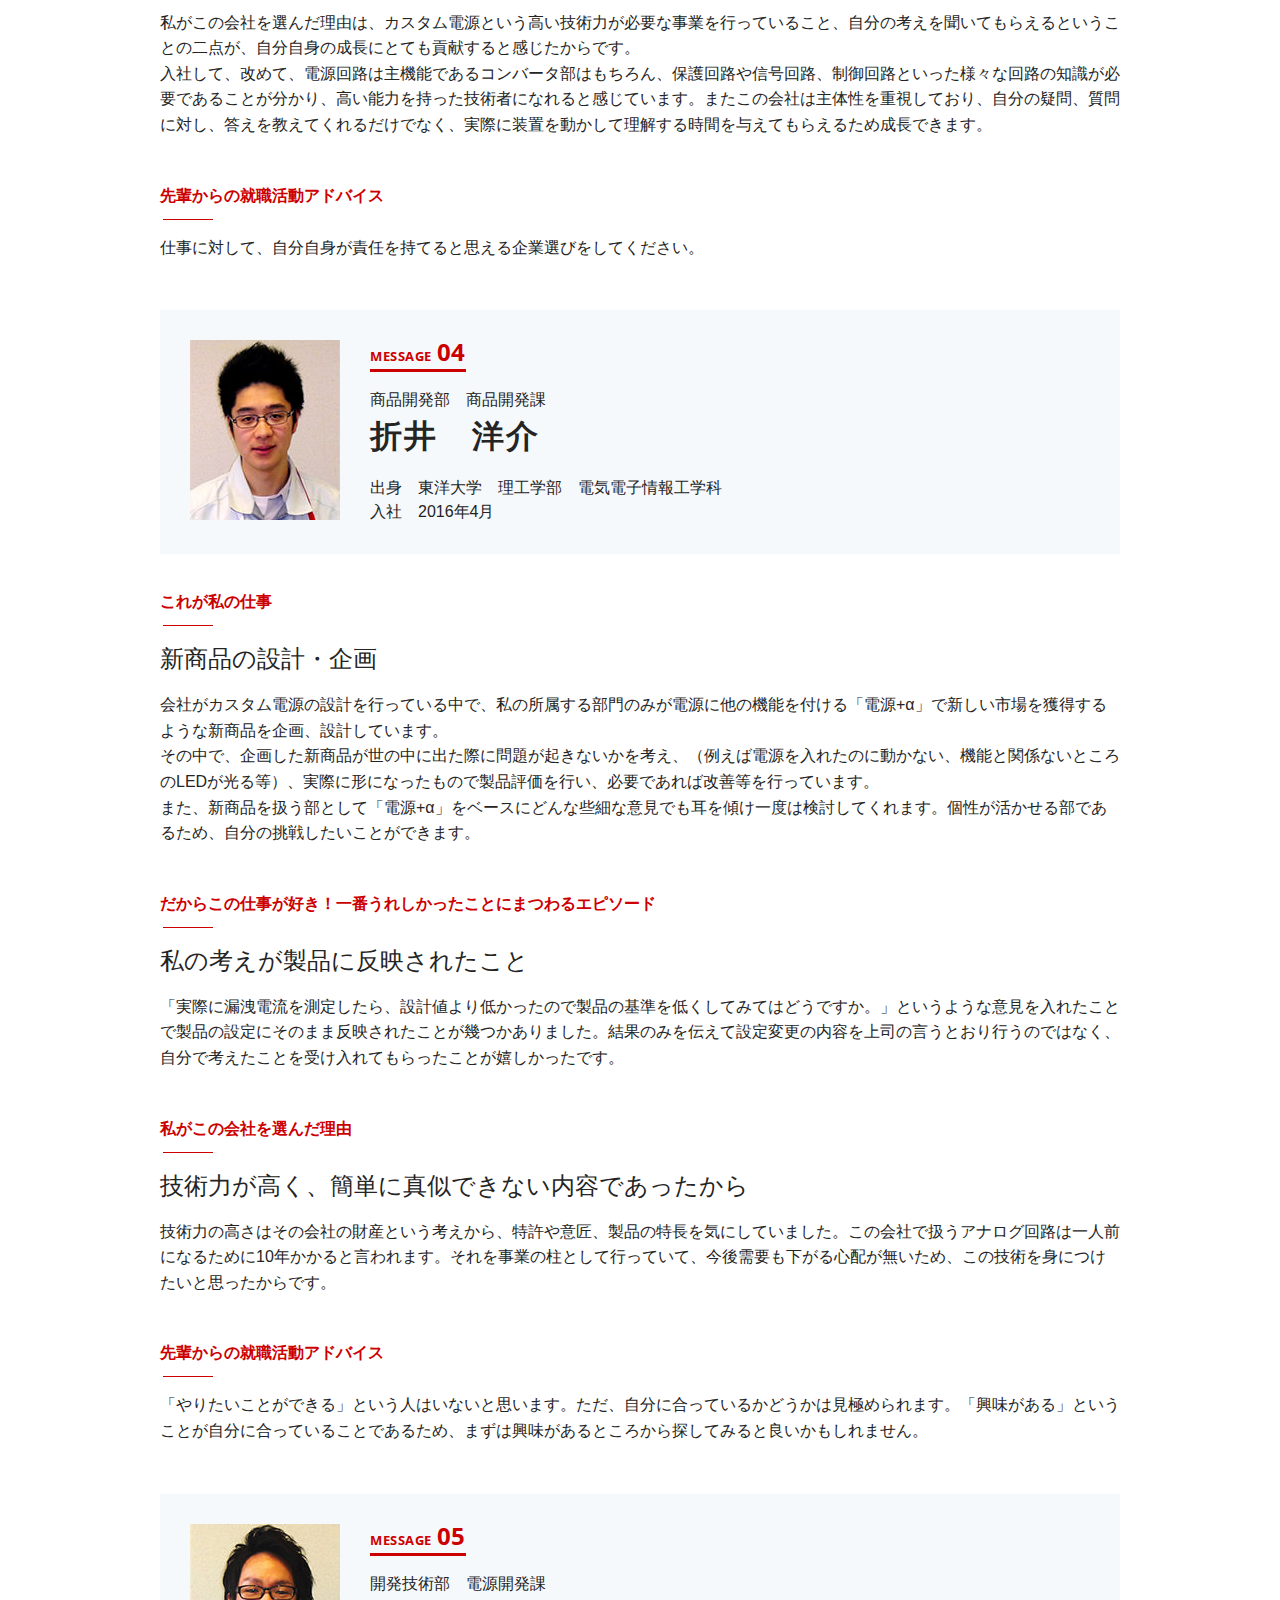
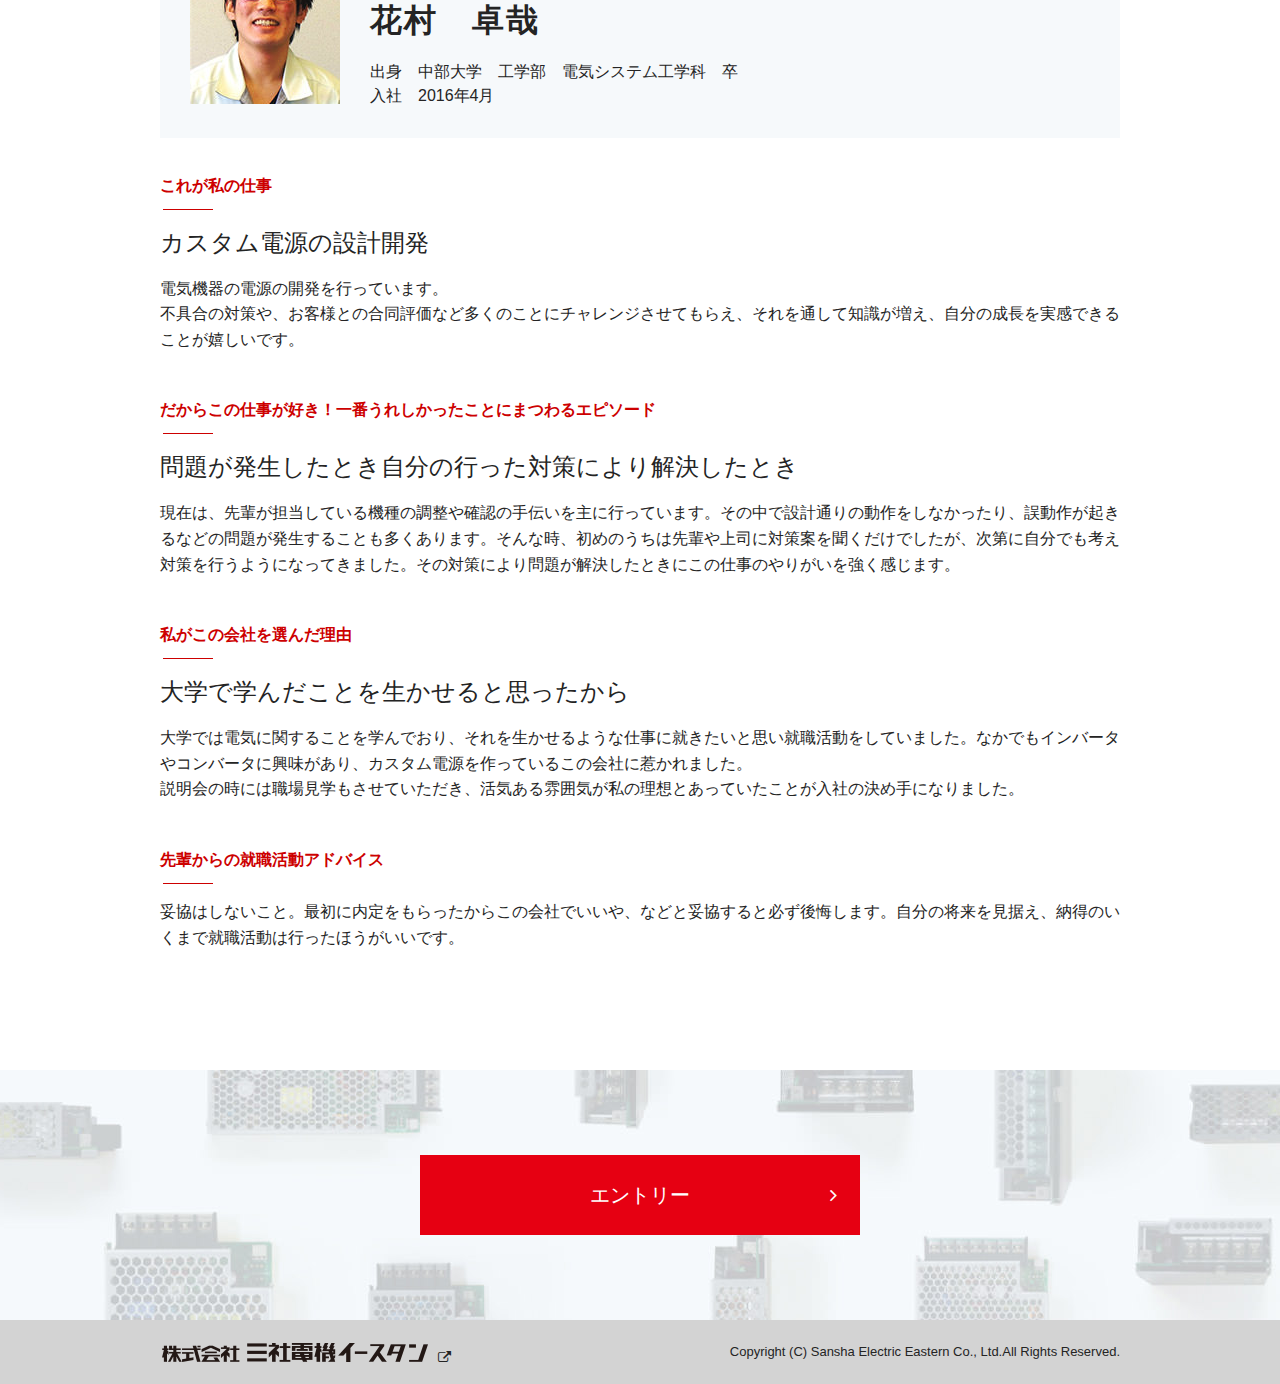
<file: recruit/message/index.html>
<!DOCTYPE html>
<html lang="ja">
  <head prefix="og: http://ogp.me/ns# fb: http://ogp.me/ns/fb# website: http://ogp.me/ns/website#">
    <meta charset="UTF-8">
    <meta http-equiv="X-UA-Compatible" content="IE=edge">
    <meta name="viewport" content="width=device-width,initial-scale=1.0">
    <title>株式会社三社電機イースタン｜採用｜採用担当・先輩メッセージ</title>
    <meta name="description" content="株式会社三社電機イースタンはお客様のニーズにお応えし、高効率で信頼性の高い電源機器をご提案します。">
    <meta name="keywords" content="三社電機,イースタン,産業用電源,コンピュータ用電源,UPS,電子回路,電源">
    <meta name="author" content="Sansha Electric Eaestern">

    <link rel="stylesheet" href="../css/style.css">
    <link rel="stylesheet" href="../css/message.css">
    <link href="https://fonts.googleapis.com/css?family=Open+Sans+Condensed:700" rel="stylesheet">

    <meta name="format-detection" content="telephone=no">

  <link rel="shortcut icon" href="../../images/favicon.ico">
  <link rel="icon" type="image/vnd.microsoft.icon" href="../../images/favicon.ico">
  <link rel="stylesheet" href="//maxcdn.bootstrapcdn.com/font-awesome/4.7.0/css/font-awesome.min.css">

  </head>
  <body id="wrap">

    <header class="l-header">
      <div class="l-header__inner">
      	<div class="header_logo">
	      	<p>カスタム電源機器、電源モジュールをお探しなら</p>
	        <h1><a href="../../index.html"><img src="../images/header_logo.png" width="289" height="23" alt="株式会社三社電機イースタン"></a></h1>
        </div>
        <div class="header_overview">
	        <a href="../../overview.html"><div class="overview"><p>会社概要</p></div></a>
	    </div>
        <div class="header_sanrex">
	        <p class="sanrex"><a href="https://www.sansha.co.jp/" target="_blank"><img src="../images/header_logo_sanrex.png" width="112" height="30" alt="SanRex"></a></p>
	    </div>
      </div><!-- /.l-header__inner -->
    </header>
<div id="topicpath">
	<div class="l-wrapper__inner">
	<p><a href="../../index.html">TOP</a> ＞ <a href="../index.html">採用TOP</a> ＞ メッセージ</p>
	</div>
</div>
<nav id="nav">
	<div class="l-wrapper__inner">
		<ul class="header_nav">
			<li><a href="../index.html">採用TOP</a></li>
			<li><a href="../fresh/index.html">募集要項<span>（新卒）</span></a></li>
			<li><a href="../career/index.html">募集要項<span>（キャリア）</span></a></li>
			<li><a href="../guidance/index.html">説明会スケジュール</a></li>
			<li class="current"><a href="../message/index.html">採用担当<br>先輩メッセージ</a></li>
			<li class="entry"><a href="../entry/index.html">エントリー</a></li>
		</ul>
	</div>
</nav>



<!-- ========== 採用担当・先輩メッセージ ========== -->
<div id="message">
    <div class="l-header__bg">
      <div class="l-header__inner_main message">
          <h2>採用担当・先輩メッセージ<span class="subtitle">MESSAGE</span></h2>
      </div>
    </div>


  <div class="l-heading">
      <div class="l-heading__inner">
          <h3>人事からのメッセージ</h3>
      </div>
  </div>

    <div class="l-wrapper">
      <div class="l-wrapper__inner message_section">

      <h4 class="h4_message">学生の皆さんへ</h4>

      <p>当社は、長野県茅野市で創業し、昨年の11月より<br>
80有余年の歴史のあるSanRexブランドの三社電機の事業の一角を担うグループのメンバーとなり、<br>
新たな一歩を踏み出しました。</p>
      <p>当社では、創造力・行動力・忍耐力を持った学生を求めています。<br>
職種は、開発・設計・新規立上げ業務をおこなう技術職ですが、<br>
全社員の4割がこの技術分野の所属で、会社の核となって活躍しています。<br>
主要製品は組込み型の電源装置で、<br>
大手メーカーに供給後は銀行・病院・工場・データセンター等の様々な場面で、国内外を問わずに社会に貢献しています。</p>
      <p>当社の先輩と共にスキルUPしながら、<br>
自らが開発・設計した製品を社会に送り出し仲間と共に達成感を共有しましょう。</p>
      <p>素直で明るい方、是非当社に一度足を運んで見てください。<br>
貴方の未来が見つかるかも知れません。</p>

      <p class="message_section_name">採用担当<br>
小山　裕男</p>

      </div>
    </div>



  <div class="l-heading">
      <div class="l-heading__inner">
          <h3>先輩からのメッセージ</h3>
      </div>
  </div>

    <!-- ========== message01 ========== -->
    <div class="l-wrapper">
      <div class="l-wrapper__inner senior_message">

      <div class="l-heading__message">
          <div class="message_photo"><img src="../images/message_photo01.jpg" alt="守谷 英純"></div>
          <div class="message_name">
            <p class="message_no"><span>MESSAGE</span><span>01</span></p>
            <dl>
              <dt>開発技術部　電源開発課</dt>
              <dd>守谷 英純</dd>
            </dl>
            <p>出身 諏訪東京理科大学　システム工学部　電子システム工学科　卒<br>
入社 2013年4月</p>
          </div>
      </div>

      </div>
    </div>

    <div class="l-wrapper">
      <div class="l-wrapper__inner senior_interview">

      <div class="l-heading__interview">
          <h4>これが私の仕事</h4>
      </div>
      <dl>
        <dt>より小さく、より効率的に、次世代を担う電源の設計・研究開発</dt>
        <dd>目まぐるしく変わる規格や新技術を追い越す勢いで、新しい回路や部品を検討したり、実験を繰り返したりして、より良い電源づくりに役立てる仕事をしています。<br>
まだ、始めてから日は浅いですが、新しいことに取り組む楽しさがあります。</dd>
      </dl>

      <div class="l-heading__interview">
          <h4>だからこの仕事が好き！一番うれしかったことにまつわるエピソード</h4>
      </div>
      <dl>
        <dt>電源の待機電力を従来に比べて９５％もカットできた</dt>
        <dd>入社３年目の時、回路を工夫することで従来の電源よりも待機電力（コンセントに繋がっているだけで消費する電）を９５％カットすることができました。<br>
厳しい規格を満足するまでには、普段はあまり気に留めない数mWを突き詰め、削減していくところがとても大変でした。<br>
しかし、最終的に規格を満足でき、今後の設計に役立てられるところにやりがいを感じました。</dd>
      </dl>

      <div class="l-heading__interview">
          <h4>私がこの会社を選んだ理由</h4>
      </div>
      <dl>
        <dt>オンリーワンの電源を設計し、喜びの声を直に聴くことができる</dt>
        <dd>昔から物を作ること自体が好きで、特に出来合いのものではなく自分で考えて作ったものが褒められた時、とても嬉しく思いました。<br>
株式会社三社電機イースタンは、お客様から依頼を受けて、その製品のための電源を作っています。<br>
開発にあたっては、作るだけではなく、お客様とのコミュニケーションを通じて、直に喜びの声を聞くことができます。<br>
まさに自分にピッタリな仕事だと思ったからです。</dd>
      </dl>

      <div class="l-heading__interview">
          <h4>先輩からの就職活動アドバイス</h4>
      </div>
      <dl>
        <dt></dt>
        <dd>もし、あなたが何のイメージも持たずに就職活動を行っていたら、まず明確に、自分にとって理想の生活とはどんなものかを考えてみてください。仕事は生活の一部ではありますが、全てではありません。生活の様子をありありと具体的にイメージすることで、したいこと、やりたいことが見えてくるハズです。</dd>
      </dl>

      </div>
    </div>
    <!-- ========== /message01 ========== -->


    <!-- ========== message02 ========== -->
    <div class="l-wrapper">
      <div class="l-wrapper__inner senior_message">

      <div class="l-heading__message">
          <div class="message_photo"><img src="../images/message_photo02.jpg" alt="西 智洋"></div>
          <div class="message_name">
            <p class="message_no"><span>MESSAGE</span><span>02</span></p>
            <dl>
              <dt>商品開発部　商品開発課</dt>
              <dd>西 智洋</dd>
            </dl>
            <p>出身　山梨大学　工学部　電気電子システム工学科　卒<br>
入社　2015年4月</p>
          </div>
      </div>

      </div>
    </div>

    <div class="l-wrapper">
      <div class="l-wrapper__inner senior_interview">

      <div class="l-heading__interview">
          <h4>これが私の仕事</h4>
      </div>
      <dl>
        <dt>新商品の開発。今までなかったものを生み出す仕事</dt>
        <dd>現在は無線関係の仕事をしながら、今まで無かった「自社製品」の開発をしています。<br>
自分の発想が形となって、目に見える形となるのが面白い部分です。<br>
実際にユーザーの方に使っていただく時に、思いもしなかった意見を頂いたり、試作時に想定外の動作をしたりと、苦労の連続ですが、その課題をチームで協力して乗り越えた時には大きな達成感があります。<br>
今までやっていなかった「自社製品」の開発ということで、アイデア次第では入社２年目の自分の意見が商品に実際に反映されるところもやりがいとなっています。</dd>
      </dl>

      <div class="l-heading__interview">
          <h4>だからこの仕事が好き！一番うれしかったことにまつわるエピソード</h4>
      </div>
      <dl>
        <dt>自分が関わった愛着のある新商品の出荷</dt>
        <dd>私が初めて関わった商品は大型加湿器でした。私は加湿器の性能、安全などの試験・評価を担当しました。性能試験などは、１つの課題をクリアしたら次の課題が現れ、それをクリアしたらまた次の課題…と今までやってこなかったことをやるのは苦労の連続でしたが、そうやって作ってきた商品を納品することが決まった時の喜びはひとしおでした。<br>
また、この加湿器に関連して様々な展示会や試験場に訪れる機会に恵まれ、いろんな業種の人と話をして多くの経験をさせてもらいました。入社して１年目から多くの経験をさせてもらい、色々なことに挑戦させてもらえる職場は他にはないと思います。</dd>
      </dl>

      <div class="l-heading__interview">
          <h4>私がこの会社を選んだ理由</h4>
      </div>
      <dl>
        <dt>職場の雰囲気がよく、一緒に働きたいと思ったから</dt>
        <dd>大学卒業後は地元に帰ろうと思っており、また、実際に手を動かしてものづくりをしたかったので、地元のメーカーを中心に就職活動を行いました。いくつかの会社を訪問した中でこの会社に決めた理由は、人事の採用担当の方の人柄や職場の雰囲気がよかったからです。訪問した際にすれ違う人や作業中の方が挨拶をして下さるところや、開発中の製品に関して真剣に議論している姿を見て、この人たちと一緒に仕事をしたいと思いました。実際に入社して、やはり雰囲気のいい職場だと再確認しました。入社２年目でまだわからない事もありますが、先輩や上司の方々に時にやさしく、時に厳しくご指導をいただきながら、充実した環境で仕事ができています。</dd>
      </dl>

      <div class="l-heading__interview">
          <h4>先輩からの就職活動アドバイス</h4>
      </div>
      <dl>
        <dt></dt>
        <dd>文章の説明を見るよりも、実際に見学などに参加して目で見た方がどんな会社かわかるので、大変だけど興味のある会社にはどんどん足を運ぼう。</dd>
      </dl>

      </div>
    </div>
    <!-- ========== /message02 ========== -->


    <!-- ========== message03 ========== -->
    <div class="l-wrapper">
      <div class="l-wrapper__inner senior_message">

      <div class="l-heading__message">
          <div class="message_photo"><img src="../images/message_photo03.jpg" alt=""></div>
          <div class="message_name">
            <p class="message_no"><span>MESSAGE</span><span>03</span></p>
            <dl>
              <dt>開発技術部　電源開発課</dt>
              <dd>伊藤　光秋</dd>
            </dl>
            <p>出身　信州大学大学院　理工学系研究科　電気電子工学専攻<br>
入社　2016年4月</p>
          </div>
      </div>

      </div>
    </div>

    <div class="l-wrapper">
      <div class="l-wrapper__inner senior_interview">

      <div class="l-heading__interview">
          <h4>これが私の仕事</h4>
      </div>
      <dl>
        <dt>カスタム電源の設計及び開発</dt>
        <dd>カスタム電源の設計に携わり、調整確認や評価といった業務を行っています。調整確認では机上の設計では厳密な調整のできないフィードバックの位相調整などや設計通りに動作していない回路の原因調査、対策を行います。<br>
電気回路だけでなく信号回路や半導体、その他受動部品など、電気分野の様々な知識が必要であり、苦労していますが、理解できる内容の増加に喜びを感じ、成長を実感しています。</dd>
      </dl>

      <div class="l-heading__interview">
          <h4>だからこの仕事が好き！一番うれしかったことにまつわるエピソード</h4>
      </div>
      <dl>
        <dt>問題を自分の力で解決</dt>
        <dd>入社して半年ほどたったころから、サンプルの問題対策を行うようになりました。問題の原因を調査、解決策の検討、対策の実施、改造後の検証を行うという流れでした。<br>
先輩からアドバイスをもらいながらですが、自分の力で問題を解決できたときはとてもうれしかったです。</dd>
      </dl>

      <div class="l-heading__interview">
          <h4>私がこの会社を選んだ理由</h4>
      </div>
      <dl>
        <dt>自分自身の成長のため</dt>
        <dd>私がこの会社を選んだ理由は、カスタム電源という高い技術力が必要な事業を行っていること、自分の考えを聞いてもらえるということの二点が、自分自身の成長にとても貢献すると感じたからです。<br>
入社して、改めて、電源回路は主機能であるコンバータ部はもちろん、保護回路や信号回路、制御回路といった様々な回路の知識が必要であることが分かり、高い能力を持った技術者になれると感じています。またこの会社は主体性を重視しており、自分の疑問、質問に対し、答えを教えてくれるだけでなく、実際に装置を動かして理解する時間を与えてもらえるため成長できます。</dd>
      </dl>

      <div class="l-heading__interview">
          <h4>先輩からの就職活動アドバイス</h4>
      </div>
      <dl>
        <dt></dt>
        <dd>仕事に対して、自分自身が責任を持てると思える企業選びをしてください。</dd>
      </dl>

      </div>
    </div>
    <!-- ========== /message03 ========== -->


    <!-- ========== message04 ========== -->
    <div class="l-wrapper">
      <div class="l-wrapper__inner senior_message">

      <div class="l-heading__message">
          <div class="message_photo"><img src="../images/message_photo04.jpg" alt=""></div>
          <div class="message_name">
            <p class="message_no"><span>MESSAGE</span><span>04</span></p>
            <dl>
              <dt>商品開発部　商品開発課</dt>
              <dd>折井　洋介</dd>
            </dl>
            <p>出身　東洋大学　理工学部　電気電子情報工学科<br>
入社　2016年4月</p>
          </div>
      </div>

      </div>
    </div>

    <div class="l-wrapper">
      <div class="l-wrapper__inner senior_interview">

      <div class="l-heading__interview">
          <h4>これが私の仕事</h4>
      </div>
      <dl>
        <dt>新商品の設計・企画</dt>
        <dd>会社がカスタム電源の設計を行っている中で、私の所属する部門のみが電源に他の機能を付ける「電源+α」で新しい市場を獲得するような新商品を企画、設計しています。<br>
その中で、企画した新商品が世の中に出た際に問題が起きないかを考え、（例えば電源を入れたのに動かない、機能と関係ないところのLEDが光る等）、実際に形になったもので製品評価を行い、必要であれば改善等を行っています。<br>
また、新商品を扱う部として「電源+α」をベースにどんな些細な意見でも耳を傾け一度は検討してくれます。個性が活かせる部であるため、自分の挑戦したいことができます。</dd>
      </dl>

      <div class="l-heading__interview">
          <h4>だからこの仕事が好き！一番うれしかったことにまつわるエピソード</h4>
      </div>
      <dl>
        <dt>私の考えが製品に反映されたこと</dt>
        <dd>「実際に漏洩電流を測定したら、設計値より低かったので製品の基準を低くしてみてはどうですか。」というような意見を入れたことで製品の設定にそのまま反映されたことが幾つかありました。結果のみを伝えて設定変更の内容を上司の言うとおり行うのではなく、自分で考えたことを受け入れてもらったことが嬉しかったです。</dd>
      </dl>

      <div class="l-heading__interview">
          <h4>私がこの会社を選んだ理由</h4>
      </div>
      <dl>
        <dt>技術力が高く、簡単に真似できない内容であったから</dt>
        <dd>技術力の高さはその会社の財産という考えから、特許や意匠、製品の特長を気にしていました。この会社で扱うアナログ回路は一人前になるために10年かかると言われます。それを事業の柱として行っていて、今後需要も下がる心配が無いため、この技術を身につけたいと思ったからです。</dd>
      </dl>

      <div class="l-heading__interview">
          <h4>先輩からの就職活動アドバイス</h4>
      </div>
      <dl>
        <dt></dt>
        <dd>「やりたいことができる」という人はいないと思います。ただ、自分に合っているかどうかは見極められます。「興味がある」ということが自分に合っていることであるため、まずは興味があるところから探してみると良いかもしれません。</dd>
      </dl>

      </div>
    </div>
    <!-- ========== /message04 ========== -->


    <!-- ========== message05 ========== -->
    <div class="l-wrapper">
      <div class="l-wrapper__inner senior_message">

      <div class="l-heading__message">
          <div class="message_photo"><img src="../images/message_photo05.jpg" alt=""></div>
          <div class="message_name">
            <p class="message_no"><span>MESSAGE</span><span>05</span></p>
            <dl>
              <dt>開発技術部　電源開発課</dt>
              <dd>花村　卓哉</dd>
            </dl>
            <p>出身　中部大学　工学部　電気システム工学科　卒<br>
入社　2016年4月</p>
          </div>
      </div>

      </div>
    </div>

    <div class="l-wrapper">
      <div class="l-wrapper__inner senior_interview">

      <div class="l-heading__interview">
          <h4>これが私の仕事</h4>
      </div>
      <dl>
        <dt>カスタム電源の設計開発</dt>
        <dd>電気機器の電源の開発を行っています。<br>
不具合の対策や、お客様との合同評価など多くのことにチャレンジさせてもらえ、それを通して知識が増え、自分の成長を実感できることが嬉しいです。</dd>
      </dl>

      <div class="l-heading__interview">
          <h4>だからこの仕事が好き！一番うれしかったことにまつわるエピソード</h4>
      </div>
      <dl>
        <dt>問題が発生したとき自分の行った対策により解決したとき</dt>
        <dd>現在は、先輩が担当している機種の調整や確認の手伝いを主に行っています。その中で設計通りの動作をしなかったり、誤動作が起きるなどの問題が発生することも多くあります。そんな時、初めのうちは先輩や上司に対策案を聞くだけでしたが、次第に自分でも考え対策を行うようになってきました。その対策により問題が解決したときにこの仕事のやりがいを強く感じます。</dd>
      </dl>

      <div class="l-heading__interview">
          <h4>私がこの会社を選んだ理由</h4>
      </div>
      <dl>
        <dt>大学で学んだことを生かせると思ったから</dt>
        <dd>大学では電気に関することを学んでおり、それを生かせるような仕事に就きたいと思い就職活動をしていました。なかでもインバータやコンバータに興味があり、カスタム電源を作っているこの会社に惹かれました。<br>
説明会の時には職場見学もさせていただき、活気ある雰囲気が私の理想とあっていたことが入社の決め手になりました。</dd>
      </dl>

      <div class="l-heading__interview">
          <h4>先輩からの就職活動アドバイス</h4>
      </div>
      <dl>
        <dt></dt>
        <dd>妥協はしないこと。最初に内定をもらったからこの会社でいいや、などと妥協すると必ず後悔します。自分の将来を見据え、納得のいくまで就職活動は行ったほうがいいです。</dd>
      </dl>

      </div>
    </div>
    <!-- ========== /message05 ========== -->

</div><!-- /#message -->


<div id="pagetop"><a href="#"><img src="../../images/pagetop.png" alt="pagetop"></a></div>




   <div class="l-footer_entry">
      <div class="l-footer_entry__inner">
          <div class="button"><a href="../entry/index.html">エントリー</a></div>
      </div>
   </div>

   <footer class="l-footer">
      <div class="l-footer__inner">
        <div class="l-footer__logo"><a href="../../index.html" target="_blank"><img src="../images/footer_logo.png" width="270" height="21" alt="株式会社三社電機イースタン"><i class="fa fa-external-link" aria-hidden="true"></i></a></div>
        <small class="l-footer__copyright">Copyright (C) Sansha Electric Eastern Co., Ltd.All Rights Reserved.</small>
      </div>
    </footer>


    <!-- JavaScript -->
    <script src="http://ajax.googleapis.com/ajax/libs/jquery/2.1.1/jquery.min.js"></script>
    <script src="../../js/pagetop.js"></script>
    <!-- / JavaScript -->

    <!-- Google Analytics -->
    <script>
    (function(i,s,o,g,r,a,m){i['GoogleAnalyticsObject']=r;i[r]=i[r]||function(){
    (i[r].q=i[r].q||[]).push(arguments)},i[r].l=1*new Date();a=s.createElement(o),
    m=s.getElementsByTagName(o)[0];a.async=1;a.src=g;m.parentNode.insertBefore(a,m)
    })(window,document,'script','https://www.google-analytics.com/analytics.js','ga');
    ga('create', 'UA-86128310-1', 'auto');
    ga('send', 'pageview');
    </script>
    <!-- / Google Analytics -->
  </body>
</html>
</file>
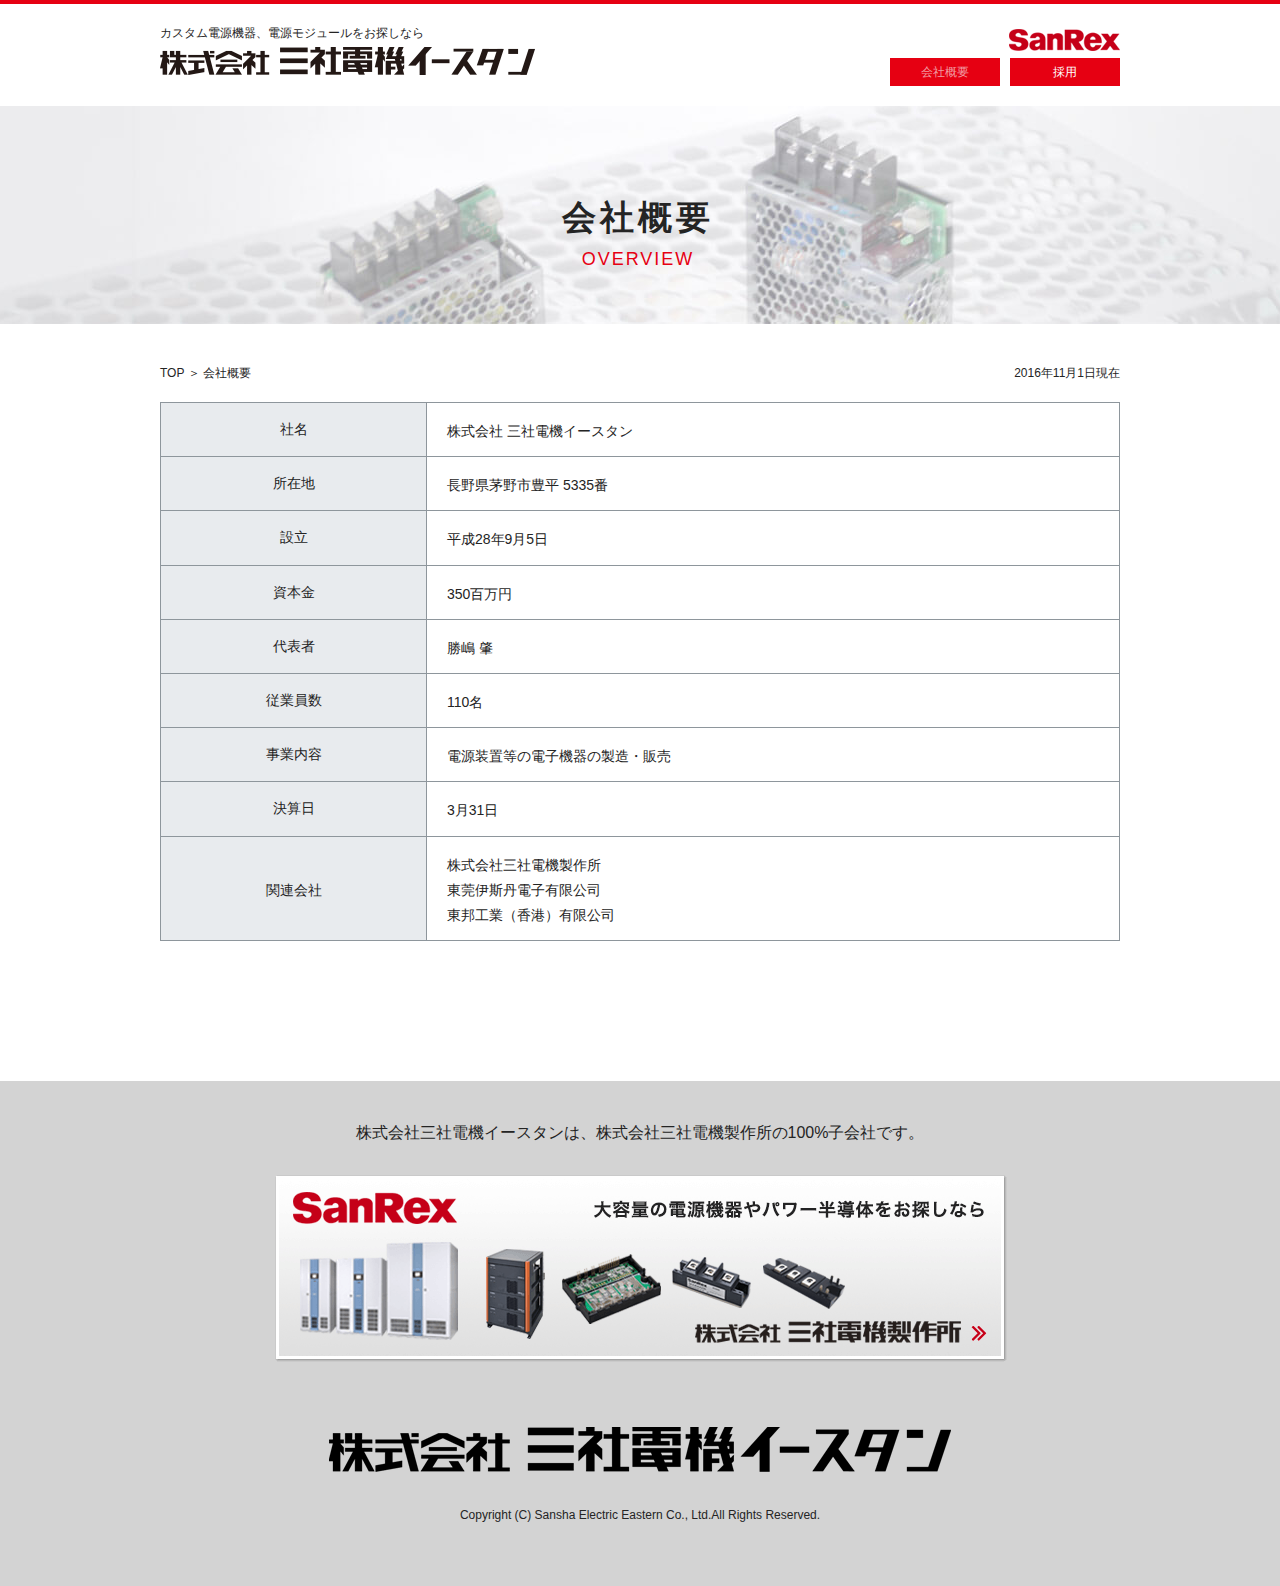
<file: overview.html>
<!DOCTYPE html>
<html lang="ja">
  <head prefix="og: http://ogp.me/ns# fb: http://ogp.me/ns/fb# website: http://ogp.me/ns/website#">
    <meta charset="UTF-8">
    <meta http-equiv="X-UA-Compatible" content="IE=edge">
    <meta name="viewport" content="width=device-width,initial-scale=1.0">
    <title>株式会社三社電機イースタン｜会社概要</title>
    <meta name="description" content="株式会社三社電機イースタンはお客様のニーズにお応えし、高効率で信頼性の高い電源機器をご提案します。">
    <meta name="keywords" content="三社電機,イースタン,産業用電源,コンピュータ用電源,UPS,電子回路,電源">
    <meta name="author" content="Sansha Electric Eaestern">

    <link rel="stylesheet" href="css/style.css">
    <link rel="stylesheet" href="css/overview.css">

    <meta name="format-detection" content="telephone=no">

    <!-- OGP -->
    <meta property="og:site_name" content="株式会社三社電機イースタン">
    <meta property="og:description" content="株式会社三社電機イースタンオフィシャルサイト。電源装置等の電子機器の製造・販売について、小型化・コストダウン・フレキシブルなご対応などご要望にあわせてご提案いたします。">
    <meta property="og:type" content="website">
    <meta property="og:url" content="http://www.est.sansha.co.jp/">
    <meta property="og:image" content="http://www.est.sansha.co.jp/images/opengraph.png">
    <meta property="og:locale" content="ja_JP">
    <!-- / OGP -->

  <link rel="shortcut icon" href="images/favicon.ico">
  <link rel="icon" type="image/vnd.microsoft.icon" href="images/favicon.ico">

  </head>
  <body id="wrap">

    <header class="l-header">
      <div class="l-header__inner">
      	<div class="header_logo">
	      	<p>カスタム電源機器、電源モジュールをお探しなら</p>
	        <h1><a href="index.html"><img src="images/header_logo.png" width="376" height="30" alt="株式会社三社電機イースタン"></a></h1>
        </div>
        <div class="header_link">
	        <p class="sanrex"><a href="https://www.sansha.co.jp/" target="_blank"><img src="images/header_logo_sanrex.png" width="112" height="30" alt="SanRex"></a></p>
	        <ul>
             <li><div class="overview"><p>会社概要</p></div></li>
             <li><a href="recruit/index.html"><div class="recruit"><p>採用</p></div></a></li>
          </ul>
	    </div>
      </div><!-- /.l-header__inner -->
    </header>



<!-- ===== 会社概要 ===== -->
<div id="overview">
    <div class="l-header__overview">
      <div class="l-header__inner_main">
          <h2>会社概要<span>OVERVIEW</span></h2>
      </div><!-- /.l-header__inner_main -->
    </div>

    <div class="l-wrapper">
      <div class="l-wrapper__inner">
      <p class="topicpath"><a href="index.html">TOP</a> ＞ 会社概要</p>

      <p class="updated">2016年11月1日現在</p>

        <dl>
          <dt>社名</dt>
          <dd>株式会社 三社電機イースタン</dd>

          <dt>所在地</dt>
          <dd>長野県茅野市豊平 5335番</dd>

          <dt>設立</dt>
          <dd>平成28年9月5日</dd>

          <dt>資本金</dt>
          <dd>350百万円</dd>

          <dt>代表者</dt>
          <dd>勝嶋 肇</dd>

          <dt>従業員数</dt>
          <dd>110名</dd>

          <dt>事業内容</dt>
          <dd>電源装置等の電子機器の製造・販売</dd>

          <dt>決算日</dt>
          <dd>3月31日</dd>

          <dt><p class="line3">関連会社</p></dt>
          <dd>株式会社三社電機製作所<br>
          東莞伊斯丹電子有限公司<br>
          東邦工業（香港）有限公司</dd>
        </dl>
      </div><!-- /.l-wrapper__inner -->
    </div><!-- /.l-wrapper -->
</div><!-- /overview -->


<div id="pagetop"><a href="#"><img src="images/pagetop.png" alt="pagetop"></a></div>



   <footer class="l-footer">
      <div class="l-footer__inner">
        <p>株式会社三社電機イースタンは、<a href="https://www.sansha.co.jp/" target="_blank">株式会社三社電機製作所</a>の100%子会社です。</p>

        <div class="banner"><a href="https://www.sansha.co.jp/" target="_blank"><img src="images/footer_banner.png" width="734" height="187" alt="大容量の電源機器やパワー半導体をお探しなら「株式会社三社電機製作所」"></a></div>

        <div class="l-footer__logo"><a href="index.html"><img src="images/footer_logo.png" width="622" height="45" alt="株式会社三社電機イースタン"></a></div>

            <small class="l-footer__copyright">Copyright (C) Sansha Electric Eastern Co., Ltd.All Rights Reserved.</small>
      </div><!-- /l-footer__inner -->
    </footer>


    <!-- JavaScript -->
    <script src="http://ajax.googleapis.com/ajax/libs/jquery/2.1.1/jquery.min.js"></script>
    <script src="js/pagetop.js"></script>
    <!-- / JavaScript -->

    <!-- Google Analytics -->
    <script>
    (function(i,s,o,g,r,a,m){i['GoogleAnalyticsObject']=r;i[r]=i[r]||function(){
    (i[r].q=i[r].q||[]).push(arguments)},i[r].l=1*new Date();a=s.createElement(o),
    m=s.getElementsByTagName(o)[0];a.async=1;a.src=g;m.parentNode.insertBefore(a,m)
    })(window,document,'script','https://www.google-analytics.com/analytics.js','ga');
    ga('create', 'UA-86128310-1', 'auto');
    ga('send', 'pageview');
    </script>
    <!-- / Google Analytics -->
  </body>
</html>
</file>
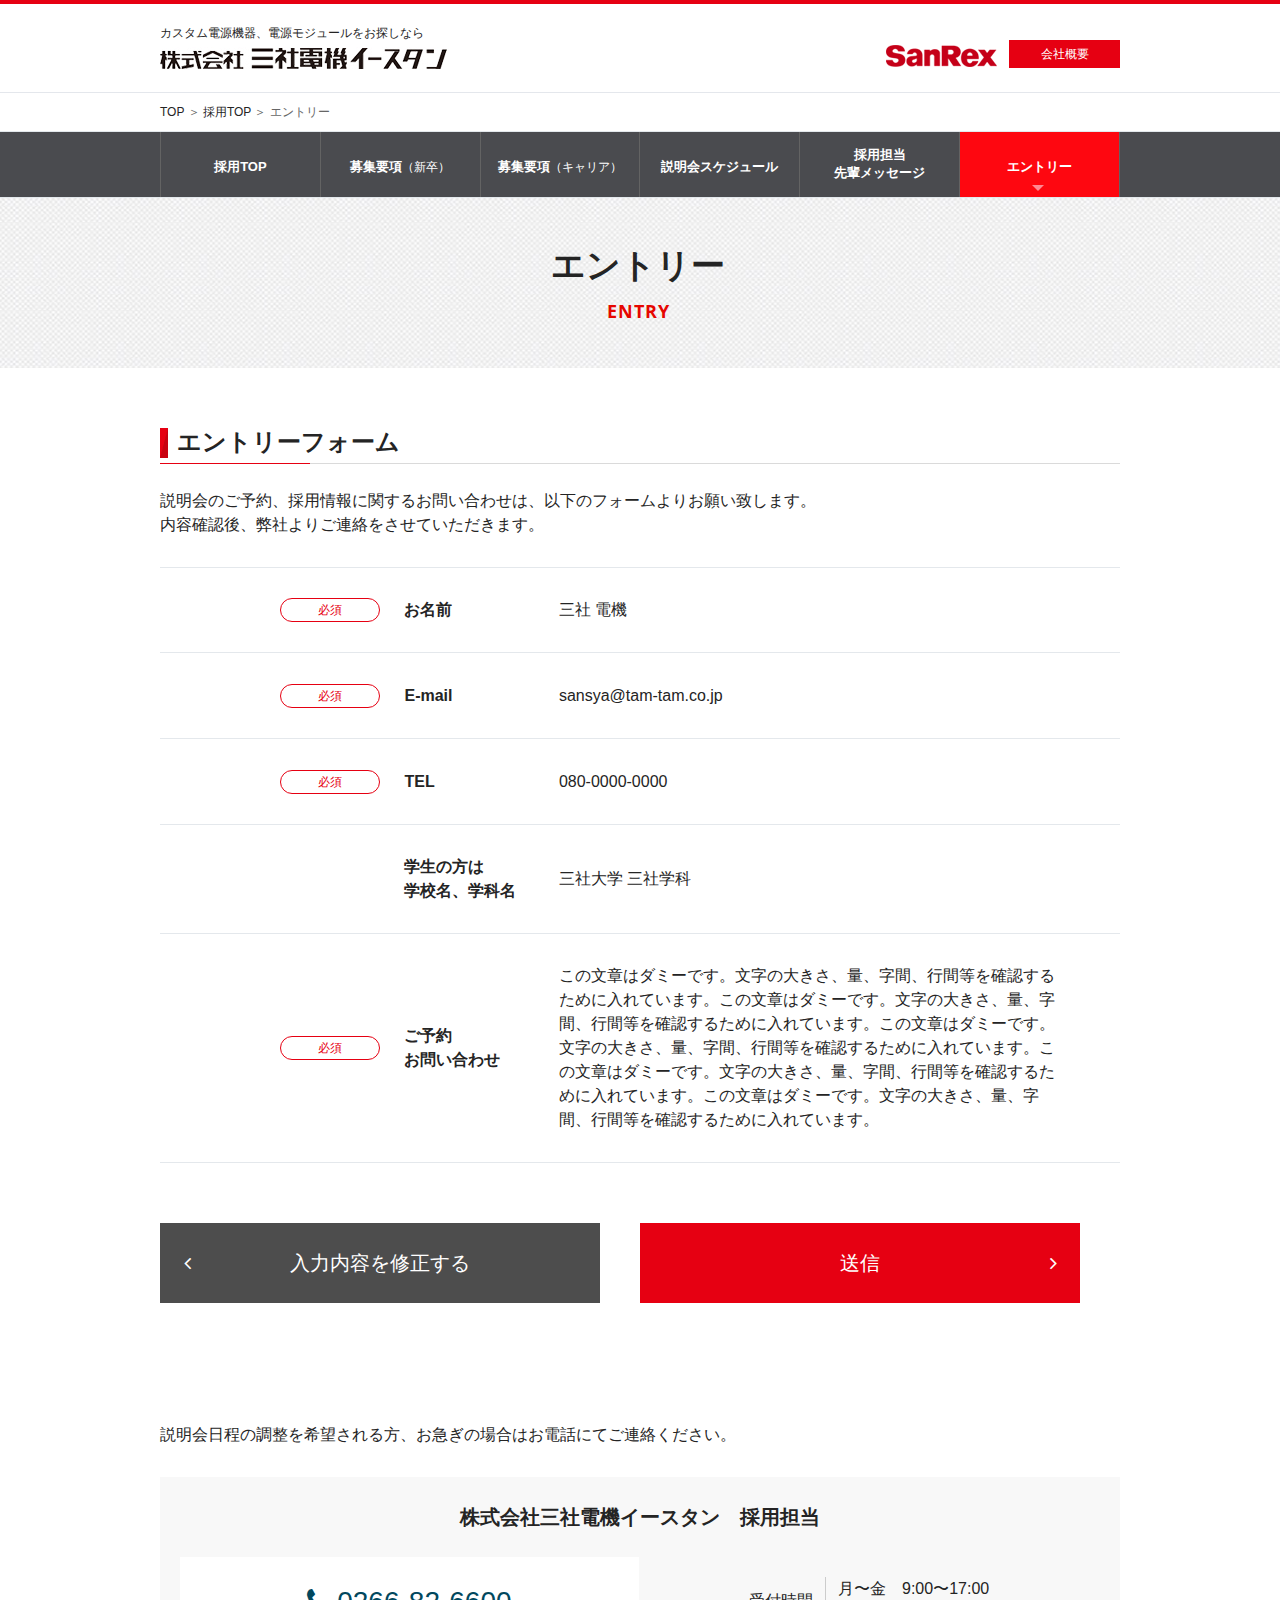
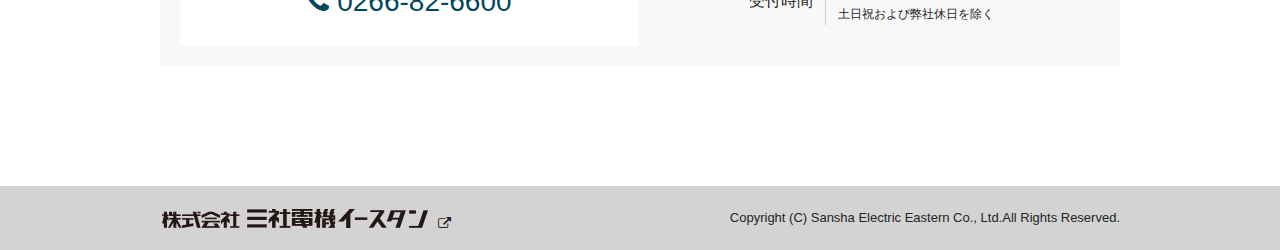
<file: recruit/entry/01.html>
<!DOCTYPE html>
<html lang="ja">
  <head prefix="og: http://ogp.me/ns# fb: http://ogp.me/ns/fb# website: http://ogp.me/ns/website#">
    <meta charset="UTF-8">
    <meta http-equiv="X-UA-Compatible" content="IE=edge">
    <meta name="viewport" content="width=device-width,initial-scale=1.0">
    <title>株式会社三社電機イースタン｜採用｜エントリー｜確認</title>
    <meta name="description" content="株式会社三社電機イースタンはお客様のニーズにお応えし、高効率で信頼性の高い電源機器をご提案します。">
    <meta name="keywords" content="三社電機,イースタン,産業用電源,コンピュータ用電源,UPS,電子回路,電源">
    <meta name="author" content="Sansha Electric Eaestern">

    <link rel="stylesheet" href="../css/style.css">
    <link rel="stylesheet" href="../css/entry.css">
    <link href="https://fonts.googleapis.com/css?family=Open+Sans+Condensed:700" rel="stylesheet">

    <meta name="format-detection" content="telephone=no">

  <link rel="shortcut icon" href="../../images/favicon.ico">
  <link rel="icon" type="image/vnd.microsoft.icon" href="../../images/favicon.ico">
  <link rel="stylesheet" href="//maxcdn.bootstrapcdn.com/font-awesome/4.7.0/css/font-awesome.min.css">

  </head>
  <body id="wrap">

    <header class="l-header">
      <div class="l-header__inner">
      	<div class="header_logo">
	      	<p>カスタム電源機器、電源モジュールをお探しなら</p>
	        <h1><a href="../../index.html"><img src="../images/header_logo.png" width="289" height="23" alt="株式会社三社電機イースタン"></a></h1>
        </div>
        <div class="header_overview">
	        <a href="../../overview.html"><div class="overview"><p>会社概要</p></div></a>
	    </div>
        <div class="header_sanrex">
	        <p class="sanrex"><a href="https://www.sansha.co.jp/" target="_blank"><img src="../images/header_logo_sanrex.png" width="112" height="30" alt="SanRex"></a></p>
	    </div>
      </div><!-- /.l-header__inner -->
    </header>
<div id="topicpath">
	<div class="l-wrapper__inner">
	<p><a href="../../index.html">TOP</a> ＞ <a href="../index.html">採用TOP</a> ＞ エントリー</p>
	</div>
</div>
<nav id="nav">
	<div class="l-wrapper__inner">
		<ul class="header_nav">
			<li><a href="../index.html">採用TOP</a></li>
			<li><a href="../fresh/index.html">募集要項<span>（新卒）</span></a></li>
			<li><a href="../career/index.html">募集要項<span>（キャリア）</span></a></li>
			<li><a href="../guidance/index.html">説明会スケジュール</a></li>
			<li><a href="../message/index.html">採用担当<br>先輩メッセージ</a></li>
			<li class="entry current"><a href="../entry/index.html">エントリー</a></li>
		</ul>
	</div>
</nav>



<!-- ========== エントリー（確認） ========== -->
<div id="entry">
    <div class="l-header__bg">
      <div class="l-header__inner_main entry">
          <h2>エントリー<span class="subtitle">ENTRY</span></h2>
      </div>
    </div>


  <div class="l-heading">
      <div class="l-heading__inner">
          <h3>エントリーフォーム</h3>
      </div>
  </div>

    <div class="l-wrapper">
      <div class="l-wrapper__inner">

      <p>説明会のご予約、採用情報に関するお問い合わせは、以下のフォームよりお願い致します。<br>
内容確認後、弊社よりご連絡をさせていただきます。</p>

        <form action="" method='post' name="entryform" id="entryform">
        <ul class="table_entry">
        <li>
          <ul>
            <li>必須</li>
            <li><label for="entry-name">お名前</label></li>
            <li>三社 電機</li>
          </ul>
        </li>
        <li>
          <ul>
            <li>必須</li>
            <li><label for="entry-email">E-mail</label></li>
            <li>sansya@tam-tam.co.jp</li>
          </ul>
        </li>
        <li>
          <ul>
            <li>必須</li>
            <li><label for="entry-tel">TEL</label></li>
            <li>080-0000-0000</li>
          </ul>
        </li>
        <li>
          <ul>
            <li class="none"><!--必須--></li>
            <li><label for="entry-school">学生の方は<br>学校名、学科名</label></li>
            <li>三社大学 三社学科</li>
          </ul>
        </li>
        <li>
          <ul>
            <li>必須</li>
            <li><label for="entry-contact">ご予約<br>お問い合わせ</label></li>
            <li>この文章はダミーです。文字の大きさ、量、字間、行間等を確認するために入れています。この文章はダミーです。文字の大きさ、量、字間、行間等を確認するために入れています。この文章はダミーです。文字の大きさ、量、字間、行間等を確認するために入れています。この文章はダミーです。文字の大きさ、量、字間、行間等を確認するために入れています。この文章はダミーです。文字の大きさ、量、字間、行間等を確認するために入れています。</li>
          </ul>
        </li>
        </ul>

      <div class="entry_btn">
        <div class="button back"><a href="javascript:void(0);" onclick="history.back()">入力内容を修正する</a></div>
        <input type="hidden" name="flg" value="1">
        <div class="button"><a href="javascript:void(0);" onclick="document.getElementById('entryform').submit()">送信</a></div>
      </div>

      </form>

      <p>説明会日程の調整を希望される方、お急ぎの場合はお電話にてご連絡ください。</p>

      </div>
    </div>


	<div id="l-contact">
		<h3 class="contact__ttl">株式会社三社電機イースタン　採用担当</h3>
    <div class="l-contact__inner">
      <div class="contact_tel"><i class="fa fa-phone" aria-hidden="true"></i> 0266-82-6600</div>
      <dl class="contact_time">
        <dt>受付時間</dt>
        <dd>月〜金　9:00〜17:00<br><span>土日祝および弊社休日を除く</span></dd>
      </dl>
    </div>
	</div><!-- /#l-contact -->

</div><!-- /#entry -->


<div id="pagetop"><a href="#"><img src="../../images/pagetop.png" alt="pagetop"></a></div>




   <footer class="l-footer">
      <div class="l-footer__inner">
        <div class="l-footer__logo"><a href="../../index.html" target="_blank"><img src="../images/footer_logo.png" width="270" height="21" alt="株式会社三社電機イースタン"><i class="fa fa-external-link" aria-hidden="true"></i></a></div>
        <small class="l-footer__copyright">Copyright (C) Sansha Electric Eastern Co., Ltd.All Rights Reserved.</small>
      </div>
    </footer>


    <!-- JavaScript -->
    <script src="http://ajax.googleapis.com/ajax/libs/jquery/2.1.1/jquery.min.js"></script>
    <script src="../../js/pagetop.js"></script>
    <!-- / JavaScript -->

    <!-- Google Analytics -->
    <script>
    (function(i,s,o,g,r,a,m){i['GoogleAnalyticsObject']=r;i[r]=i[r]||function(){
    (i[r].q=i[r].q||[]).push(arguments)},i[r].l=1*new Date();a=s.createElement(o),
    m=s.getElementsByTagName(o)[0];a.async=1;a.src=g;m.parentNode.insertBefore(a,m)
    })(window,document,'script','https://www.google-analytics.com/analytics.js','ga');
    ga('create', 'UA-86128310-1', 'auto');
    ga('send', 'pageview');
    </script>
    <!-- / Google Analytics -->
  </body>
</html>
</file>
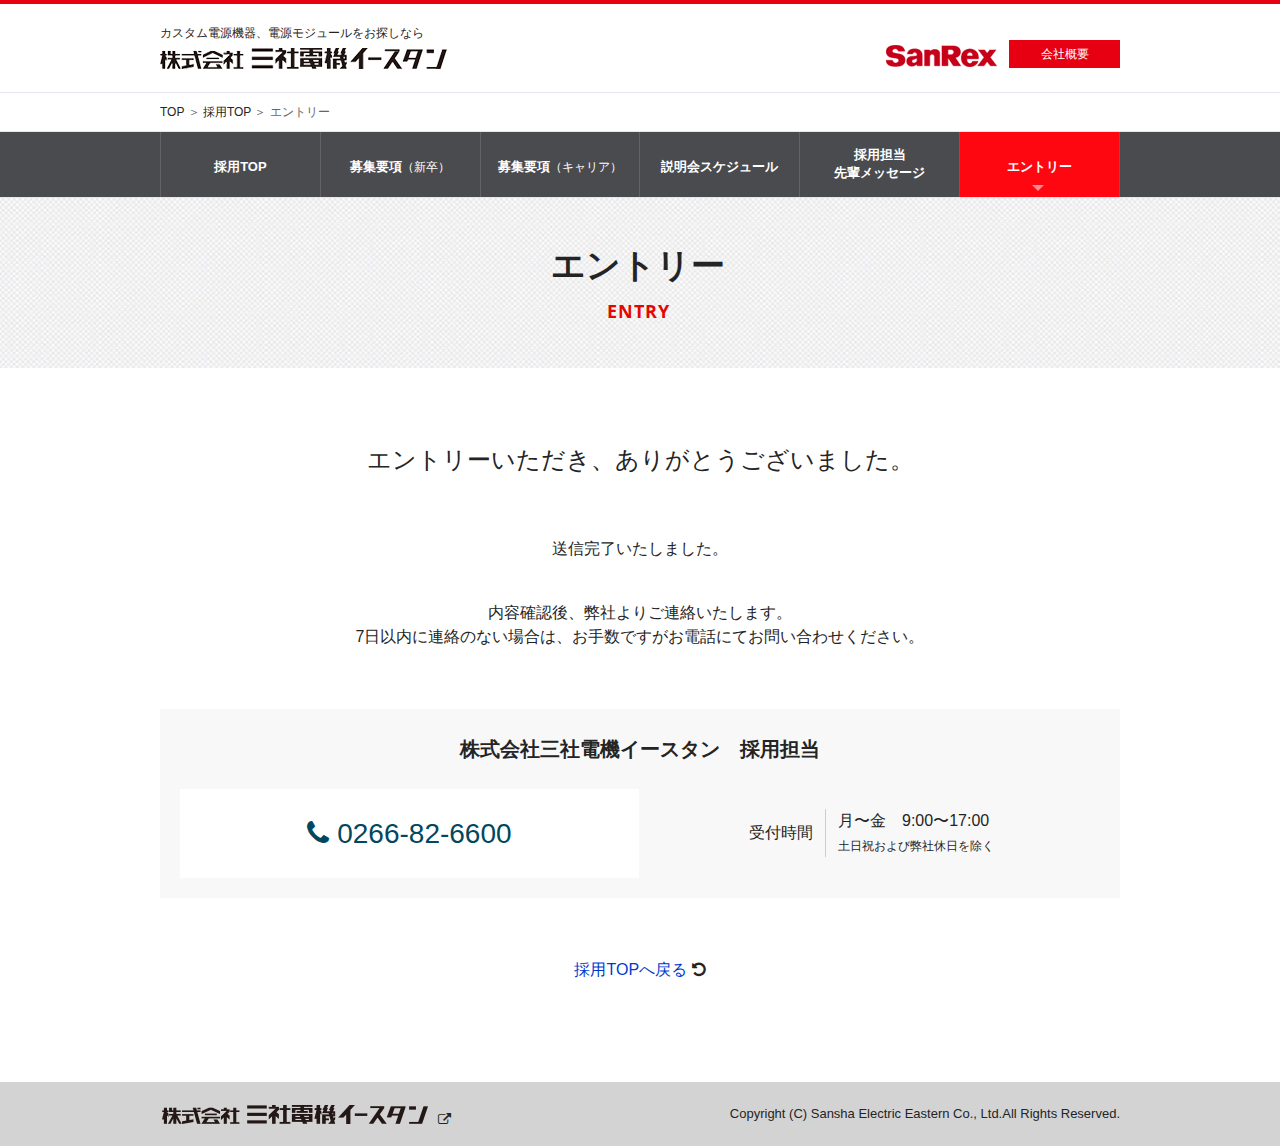
<file: recruit/entry/02.html>
<!DOCTYPE html>
<html lang="ja">
  <head prefix="og: http://ogp.me/ns# fb: http://ogp.me/ns/fb# website: http://ogp.me/ns/website#">
    <meta charset="UTF-8">
    <meta http-equiv="X-UA-Compatible" content="IE=edge">
    <meta name="viewport" content="width=device-width,initial-scale=1.0">
    <title>株式会社三社電機イースタン｜採用｜エントリー｜エントリーありがとうございました。</title>
    <meta name="description" content="株式会社三社電機イースタンはお客様のニーズにお応えし、高効率で信頼性の高い電源機器をご提案します。">
    <meta name="keywords" content="三社電機,イースタン,産業用電源,コンピュータ用電源,UPS,電子回路,電源">
    <meta name="author" content="Sansha Electric Eaestern">

    <link rel="stylesheet" href="../css/style.css">
    <link rel="stylesheet" href="../css/entry.css">
    <link href="https://fonts.googleapis.com/css?family=Open+Sans+Condensed:700" rel="stylesheet">

    <meta name="format-detection" content="telephone=no">

  <link rel="shortcut icon" href="../../images/favicon.ico">
  <link rel="icon" type="image/vnd.microsoft.icon" href="../../images/favicon.ico">
  <link rel="stylesheet" href="//maxcdn.bootstrapcdn.com/font-awesome/4.7.0/css/font-awesome.min.css">

  </head>
  <body id="wrap">

    <header class="l-header">
      <div class="l-header__inner">
      	<div class="header_logo">
	      	<p>カスタム電源機器、電源モジュールをお探しなら</p>
	        <h1><a href="../../index.html"><img src="../images/header_logo.png" width="289" height="23" alt="株式会社三社電機イースタン"></a></h1>
        </div>
        <div class="header_overview">
	        <a href="../../overview.html"><div class="overview"><p>会社概要</p></div></a>
	    </div>
        <div class="header_sanrex">
	        <p class="sanrex"><a href="https://www.sansha.co.jp/" target="_blank"><img src="../images/header_logo_sanrex.png" width="112" height="30" alt="SanRex"></a></p>
	    </div>
      </div><!-- /.l-header__inner -->
    </header>
<div id="topicpath">
	<div class="l-wrapper__inner">
	<p><a href="../../index.html">TOP</a> ＞ <a href="../index.html">採用TOP</a> ＞ エントリー</p>
	</div>
</div>
<nav id="nav">
	<div class="l-wrapper__inner">
		<ul class="header_nav">
			<li><a href="../index.html">採用TOP</a></li>
			<li><a href="../fresh/index.html">募集要項<span>（新卒）</span></a></li>
			<li><a href="../career/index.html">募集要項<span>（キャリア）</span></a></li>
			<li><a href="../guidance/index.html">説明会スケジュール</a></li>
			<li><a href="../message/index.html">採用担当<br>先輩メッセージ</a></li>
			<li class="entry current"><a href="../entry/index.html">エントリー</a></li>
		</ul>
	</div>
</nav>



<!-- ========== エントリーありがとうございました ========== -->
<div id="thanks">
    <div class="l-header__bg">
      <div class="l-header__inner_main entry">
          <h2>エントリー<span class="subtitle">ENTRY</span></h2>
      </div>
    </div>


  <div class="l-heading">
      <div class="l-heading__inner thanks">
          <h3>エントリーいただき、ありがとうございました。</h3>
      </div>
  </div>

    <div class="l-wrapper">
      <div class="l-wrapper__inner">

      <p>送信完了いたしました。</p>

      <p>内容確認後、弊社よりご連絡いたします。<br>
7日以内に連絡のない場合は、お手数ですがお電話にてお問い合わせください。</p>

      </div>
    </div>


	<div id="l-contact">
		<h3 class="contact__ttl">株式会社三社電機イースタン　採用担当</h3>
    <div class="l-contact__inner">
      <div class="contact_tel"><i class="fa fa-phone" aria-hidden="true"></i> 0266-82-6600</div>
      <dl class="contact_time">
        <dt>受付時間</dt>
        <dd>月〜金　9:00〜17:00<br><span>土日祝および弊社休日を除く</span></dd>
      </dl>
    </div>
	</div><!-- /#l-contact -->

  <p class="back"><a href="../index.html">採用TOPへ戻る</a> <i class="fa fa-undo" aria-hidden="true"></i></p>

</div><!-- /#thanks -->


<div id="pagetop"><a href="#"><img src="../../images/pagetop.png" alt="pagetop"></a></div>





   <footer class="l-footer">
      <div class="l-footer__inner">
        <div class="l-footer__logo"><a href="../../index.html" target="_blank"><img src="../images/footer_logo.png" width="270" height="21" alt="株式会社三社電機イースタン"><i class="fa fa-external-link" aria-hidden="true"></i></a></div>
        <small class="l-footer__copyright">Copyright (C) Sansha Electric Eastern Co., Ltd.All Rights Reserved.</small>
      </div>
    </footer>


    <!-- JavaScript -->
    <script src="http://ajax.googleapis.com/ajax/libs/jquery/2.1.1/jquery.min.js"></script>
    <script src="../../js/pagetop.js"></script>
    <!-- / JavaScript -->

    <!-- Google Analytics -->
    <script>
    (function(i,s,o,g,r,a,m){i['GoogleAnalyticsObject']=r;i[r]=i[r]||function(){
    (i[r].q=i[r].q||[]).push(arguments)},i[r].l=1*new Date();a=s.createElement(o),
    m=s.getElementsByTagName(o)[0];a.async=1;a.src=g;m.parentNode.insertBefore(a,m)
    })(window,document,'script','https://www.google-analytics.com/analytics.js','ga');
    ga('create', 'UA-86128310-1', 'auto');
    ga('send', 'pageview');
    </script>
    <!-- / Google Analytics -->
  </body>
</html>
</file>
<file: css/index.css>
@charset "UTF-8";

/* =============================================================================
   index
   ========================================================================== */
/* wrapper */
#development,
#system,
#faq,
#contactus {
  background-color: #f8f8f8;
  padding-bottom: 110px;
}
#development {
  padding-bottom: 60px;
}
#system,
#contactus {
  background-color: #ffffff;
  padding-bottom: 140px;
}

/* icon & title */
.l-title {
  padding: 50px 0 25px;
  text-align: center;
}
.icon.icon-development {
  padding-top: 30px;
}
.icon.icon-system {
  padding-top: 0;
}
.icon.icon-faq {
  padding-top: 5px;
}
.icon.icon-contactus {
  padding-top: 10px;
}

.l-title h2 {
  margin: 0;
  padding-top: 15px;
  font-size: 34px;
  letter-spacing: 4px;
  font-weight: bold;
  text-align: center;
}
.l-title h2 span {
  display: block;
  margin-top: 16px;
  color: #e60012;
  font-size: 18px;
  letter-spacing: 2px;
  font-weight: normal;
  text-align: center;
}

/* header */
.l-header__development {
  width: 100%;
  height: 171px;
  background: #f8f8f8 url(../images/bg_header_development.jpg) no-repeat center top;
}
.l-header__system {
  width: 100%;
  height: 171px;
  background: #ffffff url(../images/bg_header_system.jpg) no-repeat center top;
}
.l-header__faq {
  width: 100%;
  height: 171px;
  background: #f8f8f8 url(../images/bg_header_faq.jpg) no-repeat center top;
}
.l-header__contactus {
  width: 100%;
  height: 171px;
  background: #ffffff url(../images/bg_header_contactus.jpg) no-repeat center top;
}

.l-header__inner_main h2 {
  margin-right: 4px;
  padding-top: 94px;
  font-size: 34px;
  letter-spacing: 4px;
  font-weight: bold;
  text-align: center;
}
.l-header__inner_main h2 span {
  display: block;
  margin-top: 16px;
  color: #e60012;
  font-size: 18px;
  letter-spacing: 2px;
  font-weight: normal;
  text-align: center;
}

/* copy */
.l-wrapper__copy {
  width: 960px;
  margin: 30px auto 40px;
}
.l-wrapper__copy p {
  padding: 0 10px;
  font-size: 18px;
  line-height: 1.85;
  text-align: center;
}

/* h3 */
.l-heading {
  width: 100%;
}
.l-heading__inner {
  background: transparent url(../images/bg_heading.png) no-repeat left top;
  width: 960px;
  height: 36px;
  margin: 0 auto;
}
.l-heading__inner h3 {
  margin-bottom: 30px;
  padding: 2px 17px;
  font-size: 24px;
  font-weight: bold;
}
.l-heading__inner h3 + p {
  font-size: 16px;
  line-height: 1.85;
}





/* ===== DEVELOPMENT ===== */
.l-wrapper__feature {
  width: 960px;
  margin: 30px auto 55px;
}
.l-wrapper__feature:after {
  content: "";
  display: block;
  clear: both;
}
.feature,
.feature:nth-child(3) {
  float: left;
  width: 285px;
  margin: 0 55px 55px 0;
}
.feature:nth-child(3) {
  width: 250px;
  margin-right: 0;
}
.feature:nth-child(4) {
  width: 960px;
  margin-bottom: 5px;
}
.feature h4 {
  background: transparent url(../images/development_icon.png) no-repeat left top;
  padding: 0 0 15px 35px;
  font-size: 20px;
  color: #e60012;
  font-weight: bold;
}
.feature h4 + p {
  width: 285px;
  margin: 0;
}
#development h4.ex + p {
  width: 960px;
  margin: 0 auto 10px;
  font-size: 16px;
  line-height: 1.85;
}
#development h4.ex {
  width: 960px;
  margin: 30px auto 10px;
  font-size: 16px;
  font-weight: bold;
}
#development .image {
  width: 960px;
  margin: 0 auto 30px;
}


/* ===== SYSTEM ===== */
#system .image {
  width: 960px;
  margin: 0 auto 40px;
}


/* ===== FAQ ===== */
.l-wrapper__faq {
  width: 960px;
  margin: 40px auto 0;
  text-align: left;
}

/* faq */
.faq-menu dt {
    display: block;
    width: 100%;
    cursor: pointer;
    background: #e8ecef url(../images/faq_icon_close.png) right top no-repeat;
}
.faq-menu dd {
    background-color: #ffffff;
    width: 100%;
    display: none;
}
.faq-menu dt.active {
    background: #e8ecef url(../images/faq_icon_open.png) right top no-repeat;
}
.faq-menu dl:after,
.faq-menu dt:after,
.faq-menu dd:after {
  content: "";
  display: block;
  clear: both;
}

.faq-menu dt span.icon-q,
.faq-menu dd span.icon-a {
    float: left;
    width: 57px;
}
.faq-menu dt span.faq-q,
.faq-menu dd span.faq-a {
	float: left;
    width: 800px;
    padding: 16px 60px 15px 15px;
    line-height: 1.5;
}
.faq-menu dt span.faq-q {
    font-weight: bold;
}



/* ===== CONTACT US ===== */
.l-wrapper__contact {
  width: 852px;
  margin: 0 auto;
}
.l-wrapper__contact:after {
  content: "";
  display: block;
  clear: both;
}
#contactus .image {
  width: 549px;
  margin: 0 auto 40px;
}

.contact_mail,
.contact_tel {
  float: left;
  background-color: #e8ecef;
  width: 406px;
  height: 140px;
  padding: 18px;
  text-align: center;
}
.contact_tel {
  float: right;
}
.contact_mail p,
.contact_tel p {
  color: #646465;
  font-size: 20px;
  padding-top: 2px;
}
.contact_mail p:first-child {
  padding-top: 15px;
}
.contact_tel p.time {
  font-size: 16px;
}
.contact_mail em {
  color: #165163;
  font-size: 22px;
  font-weight: bold;
}
.contact_tel em {
  color: #05475a;
  font-size: 28px;
  font-weight: bold;
}
.contact_mail a {
  color: #165163;
  text-decoration: none;
}
.contact_mail a:hover,
.contact_mail a:active,
.contact_mail a:focus {
  color: #165163;
  text-decoration: none;
}
</file>
<file: recruit/css/index.css>
@charset "UTF-8";

/* =============================================================================
   index
   ========================================================================== */
/* main title image */
.l-main__bg {
  width: 100%;
  background-color: #f8f8f8;
  text-align: center;
}
.l-main__inner {
  max-width: 100%;
  margin: 0 auto;
  padding: 0;
}


/* h2 (only for #recruit-index)
   -------------------------------------------------------------------------- */
.l-title {
  width: 100%;
  margin-bottom: 40px;
}
.l-title__inner_main {
  text-align: center;
}
.l-title__inner_main h2 {
  padding-top: 35px;
}
.l-title__inner_main h2 span.subtitle {
  display: block;
  margin-top: 5px;
  color: #e60600;
  font-family: 'Open Sans Condensed', sans-serif;
  font-size: 38px;
  letter-spacing: 1px;
  text-align: center;
}


/* main contents */
#recruit-contents {
  width: 960px;
  margin: 0 auto;
  padding: 0;
}
.l-update {
  width: 960px;
  margin: 0 auto;
  padding: 50px 30px 35px;
  background-color: #f8f8f8;
  text-align: left;
}
#recruit-contents .l-update .l-heading__inner {
  background: transparent url(../images/bg_heading.png) no-repeat left top;
  width: 900px;
  height: 36px;
  margin: 0 auto 25px;
}


.l-update ul.ul_update {
  width: 900px;
  list-style: none;
}
.l-update ul.ul_update li:first-child {
  border-top: none;
  padding: 0 0 15px;
}
.l-update ul.ul_update li {
  border-top: 1px solid #ddd;
  padding: 15px 0;
}
.l-update ul.ul_update a {
  color: #003acd;
}

.l-update ul.ul_update dl {
  display: flex;
}
.l-update ul.ul_update dt,
.l-update ul.ul_update dd {
  display: inline-flex;
  align-items: center;
  box-sizing: border-box;
  font-size: 14px;
  text-align: left;
}
.l-update ul.ul_update dt {
  padding-left: 30px;
  padding-right: 40px;
  color: #cd0000;
}
.l-update ul.ul_update dd {
  padding-right: 30px;
}
.l-update ul.ul_update dd:after {
  content: '';
  display: block;
  clear: both;
}



/* h3 (only for #recruit-index)
   -------------------------------------------------------------------------- */
#recruit-contents .l-heading {
  width: 100%;
  margin-top: 60px;
}
#recruit-contents .l-heading:first-child {
  margin-top: 0;
}
#recruit-contents .l-heading__inner {
  background: transparent url(../images/bg_heading.png) no-repeat left top;
  width: 960px;
  height: 36px;
  margin: 0 auto 25px;
}
#recruit-contents .l-heading__inner h3 {
  margin-bottom: 30px;
  padding: 2px 17px;
  font-size: 24px;
  font-weight: bold;
}


/* icon & title */
ul.ul_link {
  display: flex;
  width: 960px;
  margin: 0 auto;
}
ul.ul_link li {
  display: inline-flex;
  justify-content: center;
  align-items: center;
  box-sizing: border-box;
  background-color: #e60012;
  width: 310px;
  height: 110px;
  border-bottom: solid 3px #b20000;
  margin-left: 16px;
  text-align: center;
  position: relative;
}
ul.ul_link li:first-child {
  margin-left: 0;
}
ul.ul_link li:hover {
  opacity: 0.75;
}
ul.ul_link li a:hover {
  opacity: 1;
}
ul.ul_link li a {
  display: block;
  width: 310px;
  height: 110px;
  padding-top: 30px;
}
ul.ul_link li p {
  align-items: center;
  color: #fff;
  font-size: 20px;
  font-weight: bold;
}
ul.ul_link li span {
  display: block;
  margin-top: 5px;
  color: #f19aa1;
  font-family: 'Open Sans Condensed', sans-serif;
  font-size: 12px;
  letter-spacing: 1px;
}
/* background */
ul.ul_link li.guide {
  background: #e60012 url(../images/bg_top_guide.png) no-repeat center 55%;
}
ul.ul_link li.guidance {
  background: #e60012 url(../images/bg_top_guidance.png) no-repeat center 55%;
}
ul.ul_link li.message {
  background: #e60012 url(../images/bg_top_message.png) no-repeat center 55%;
}
</file>
<file: recruit/css/guide.css>
@charset "UTF-8";

/* =============================================================================
   guide (fresh, career)
   ========================================================================== */
#guide p {
  margin-bottom: 30px;
}
#guide p.image {
  width: 924px;
  margin: 0 auto;
}

#guide ul.ul_guide {
  list-style: none;
}
#guide ul.ul_guide.career {
  margin-bottom: 60px;
}
#guide li:first-child {
  border-top: 1px solid #e4e8ec;
  border-bottom: 1px solid #e4e8ec;
}
#guide li {
  border-bottom: 1px solid #e4e8ec;
  padding: 15px 20px;
}
#guide li:nth-child(odd) {
  background: #f6f9fb;
}

#guide dl,
#guide dt,
#guide dd {
  box-sizing: border-box;
  font-size: 14px;
}
#guide dt {
  width: 16%;
  float: left;
  font-weight: bold;
}
#guide dt span {
  display: block;
  font-weight: normal;
}
#guide dd {
  margin-left: 16%;
}
#guide dd em {
  font-style: normal;
  font-weight: bold;
}
#guide dd:after {
  content: '';
  display: block;
  clear: both;
}

/* recruit_btn */
#guide .recruit_btn {
  width: 960px;
  margin: 60px auto 120px;
  text-align: center;
}
#guide .button:hover {
  cursor: pointer;
  border-radius: 30px;
}
#guide .button:hover:after {
  width: 0%;
  left: 0;
}
#guide .button a {
  display: block;
  text-transform: uppercase;
  position: relative;
  overflow: hidden;
  transition: .3s;
  background-color: #4d4d4d;
  width: 440px;
  margin: 0 auto;
  padding: 30px 0;
  color: #fff;
  font-size: 20px;
  line-height: 1;
  text-align: center;
}
#guide .button a:after {
  position: absolute;
  transition: .3s;
  top: 30px;
  right: 20px;
  display: block;
  width: 14px;
  height: 14px;
  content:'\f105';
  font-family: FontAwesome;
  color: #fff;
}
#guide .button a:hover {
  cursor: pointer;
  border-radius: 40px;
  opacity: 1;
}
#guide .button a:hover:after {
  width: 0%;
  right: 30px;
}
</file>
<file: recruit/css/entry.css>
@charset "UTF-8";

/* =============================================================================
   entry
   ========================================================================== */
#entry {
  margin-bottom: 120px;
}
#entry p {
  margin-bottom: 30px;
}
#entry p.subscribe {
  margin: 0 auto 16px;
  text-align: center;
}


/* ----- layout ----- */
.table_entry {
  border-top: 1px solid #e4e8ec;
  width: 960px;
  margin: 30px auto 0;
}
.table_entry li {
  border-bottom: 1px solid #e4e8ec;
}
.table_entry li ul {
  border: none;
  padding: 30px 0 30px 120px;
}
.table_entry li li {
  border: none;
  display: inline-block;
  vertical-align: middle;
  text-align: left;
}
.table_entry li li:nth-child(1) {
  width: 100px;
  border: 1px solid #e60012;
  border-radius: 24px;
  margin-right: 20px;
  padding: 5px 20px;
  font-size: 12px;
  line-height: 1;
  color: #e60012;
  text-align: center;
}
.table_entry li li.none {
  width: 100px;
  border: none;
}
.table_entry li li:nth-child(2) {
  width: 150px;
  font-weight: bold;
}
.table_entry li li:nth-child(3) {
  width: 500px;
}


/* ----- form ----- */
input, textarea {
  margin: 0;
  padding: 10px;
  background: none;
  border: none;
  border-radius: 3px;
  outline: none;
  appearance: none;
  font-size: 16px;
}
.table_entry input[type="text"],
.table_entry textarea {
  background: #e4e8ec;
  width: 500px;
}
.table_entry input[type="checkbox"] {
  vertical-align: middle;
  appearance: checkbox;
}


#entry .entry_btn {
  width: 960px;
  margin: 60px auto 120px;
  text-align: center;
}
#entry .entry_btn label {
  margin-left: 10px;
}

#entry .button:hover {
  cursor: pointer;
  border-radius: 30px;
}
#entry .button:hover:after {
  width: 0;
  left: 0;
}
#entry .button a {
  display: block;
  text-transform: uppercase;
  position: relative;
  overflow: hidden;
  transition: .3s;
  background-color: #e60012;
  width: 440px;
  margin: 0 auto;
  padding: 30px 0;
  color: #fff;
  font-size: 20px;
  line-height: 1;
  text-align: center;
}
#entry .button a:after {
  position: absolute;
  transition: .3s;
  top: 30px;
  right: 20px;
  display: block;
  width: 14px;
  height: 14px;
  content:'\f105';
  font-family: FontAwesome;
  color: #fff;
}
#entry .button a:hover {
  cursor: pointer;
  border-radius: 40px;
  opacity: 1;
}
#entry .button a:hover:after {
  width: 0%;
  right: 30px;
}
#entry .button.back {
  float: left;
}
#entry .button.back a {
  background-color: #4d4d4d;
  color: #fff;
}
#entry .button.back a:after {
  left: 20px;
  content:'\f104';
  font-family: FontAwesome;
  color: #fff;
}
#entry .button.back a:hover {
  cursor: pointer;
  border-radius: 40px;
  opacity: 1;
}
#entry .button.back a:hover:after {
  width: 0%;
  right: 30px;
}


/* ----- thanks ----- */
.l-heading__inner.thanks {
  background: none;
  width: 960px;
  height: auto;
  margin: 0 auto 65px;
}
.l-heading__inner.thanks h3 {
  margin: 0;
  padding: 20px 0 0 0;
  text-align: center;
  font-weight: normal;
}
#thanks p {
  margin-bottom: 40px;
  text-align: center;
}
#thanks p + p {
  margin-bottom: 60px;
  text-align: center;
}

#thanks .back {
  margin-top: 60px;
  padding-bottom: 60px;
  text-align: center;
}
#thanks .back a {
  color: #003acd;
}
</file>
<file: recruit/css/guidance.css>
@charset "UTF-8";

/* =============================================================================
   guidance
   ========================================================================== */
#guidance p {
  margin-bottom: 30px;
}
#guidance p.entry {
  margin-bottom: 50px;
}

.table_guidance {
  border-top: 1px solid #e4e8ec;
  width: 960px;
  margin: 30px auto;
}
.table_guidance th,
.table_guidance td {
  width: 20%;
  padding: 15px 0;
  font-size: 14px;
  vertical-align: middle;
  text-align: center;
}
.table_guidance th:nth-child(3),
.table_guidance th:nth-child(4),
.table_guidance td:nth-child(3),
.table_guidance td:nth-child(4) {
  width: 30%;
}

#guidance th {
  background: #f6f9fb;
  border-bottom: 1px solid #e4e8ec;
  font-weight: bold;
}
#guidance td {
  background: #ffffff;
  border-bottom: 1px solid #e4e8ec;
}
</file>
<file: recruit/css/message.css>
@charset "UTF-8";

/* =============================================================================
   message
   ========================================================================== */
/* message_section */
.message_section {
  width: 900px;
  margin: 0 auto;
  padding: 70px 80px;
  background: #fff url(../images/bg_message.png) repeat left top;
}
.h4_message {
  width: 740px;
  margin: 0;
  font-size: 24px;
  padding-bottom: 50px;
  text-align: center;
}
.message_section p {
  font-size: 16px;
  line-height: 2;
  padding-bottom: 45px;
  text-align: left;
}
.message_section p.message_section_name {
  padding-bottom: 0;
  text-align: right;
}


/* senior_message */
.senior_message {
  width: 960px;
  margin: 0 auto 40px;
  padding: 30px;
  background: #f6f9fb;
}
.senior_message:after {
  content: "";
  display: block;
  clear: both;
}
.message_photo {
  width: 150px;
  float: left;
}
.message_name {
  width: 720px;
  float: right;
}

.message_no {
  display: inline-block;
  border-bottom: solid 3px #cd0000;
  margin-bottom: 20px;
  padding-bottom: 5px;
  font-family: 'Open Sans Condensed', sans-serif;
  letter-spacing: .5px;
  color: #cd0000;
  line-height: 1;
  font-weight: bold;
}
.message_no span {
  padding-right: 5px;
  font-size: 13px;
}
.message_no span + span {
  padding-right: 0;
  font-size: 24px;
}

.message_name dl {
  margin-bottom: 24px;
  line-height: 1;
}
.message_name dt {
  margin-bottom: 12px;
  font-size: 16px;
}
.message_name dd {
  font-size: 32px;
  font-weight: bold;
  letter-spacing: 2px;
}


/* senior_interview */
.l-heading__interview {
  background: transparent url(../images/bg_heading_message.png) no-repeat left bottom;
  width: 960px;
  margin: 0 auto 15px;
  padding-bottom: 16px;
  color: #cd0000;
}
.l-heading__interview h4 {
  font-size: 16px;
  font-weight: bold;
}
.senior_interview {
  width: 960px;
  margin: 0 auto 10px;
}
.senior_interview dl {
  margin-bottom: 50px;
}
.senior_interview dt {
  font-size: 24px;
  margin-bottom: 15px;
}
.senior_interview dd {
  font-size: 16px;
  line-height: 1.6;
}
</file>
<file: css/overview.css>
@charset "UTF-8";

/* =============================================================================
   outline
   ========================================================================== */
#overview {
  color: #242424;
  font-size: 14px;
  margin-bottom: 140px;
}

#overview .l-wrapper {
  background: #ffffff;
  width: 100%;
}
#overview .l-wrapper__inner {
  width: 960px;
  margin: 0 auto;
  position: relative;
}

.l-header__overview {
  width: 100%;
  height: 218px;
  background: #cfcfd2 url(../images/bg_header_overview.jpg) no-repeat center top;
}
.l-header__inner_main {
  height: auto;
}
.l-header__inner_main h2 {
  margin-right: 4px;
  padding-top: 94px;
  font-size: 34px;
  letter-spacing: 4px;
  font-weight: bold;
  text-align: center;
}
.l-header__inner_main h2 span {
  display: block;
  margin-top: 16px;
  color: #e60012;
  font-size: 18px;
  letter-spacing: 2px;
  font-weight: normal;
  text-align: center;
}

#overview .topicpath {
  display: block;
  font-size: 12px;
  margin: 40px 0 20px;
}
#overview .updated {
  position: absolute;
  top: 0;
  right: 0;
  font-size: 12px;
}

#overview dl {
  background: #e8ebee;
  border: 1px solid #8e969c;
  border-top: none;
  width: 960px;
}
#overview dt,
#overview dd {
  padding: 16px 20px 12px;
}
#overview dt {
  border-top: 1px solid #8e969c;
  clear: left;
  float: left;
  width: 265px;
  text-align: center;
}
#overview dt .line3 {
  margin-top: 27px;
}
#overview dd {
  background: #ffffff;
  border-left: 1px solid #8e969c;
  border-top: 1px solid #8e969c;
  margin-left: 265px;
  line-height: 1.8;
}
</file>
<file: css/style.css>
@charset "UTF-8";

/* =============================================================================
   #Foundation
   ========================================================================== */
/* #Normalize.css
   -------------------------------------------------------------------------- */
/*! normalize.css v3.0.3 | MIT License | github.com/necolas/normalize.css */
html {
  font-family: sans-serif;
  -ms-text-size-adjust: 100%;
  -webkit-text-size-adjust: 100%;
}
body {
  margin: 0;
}

/* HTML5 display definitions
   ========================================================================== */
article,
aside,
details,
figcaption,
figure,
footer,
header,
hgroup,
main,
menu,
nav,
section,
summary {
  display: block;
}
audio,
canvas,
progress,
video {
  display: inline-block;
  vertical-align: baseline;
}
audio:not([controls]) {
  display: none;
  height: 0;
}
[hidden],
template {
  display: none;
}

/* Links
   ========================================================================== */
a {
  background-color: transparent;
}
a:active,
a:hover {
  outline: 0;
}

/* Text-level semantics
   ========================================================================== */
abbr[title] {
  border-bottom: 1px dotted;
}
b,
strong {
  font-weight: bold;
}
dfn {
  font-style: italic;
}
h1 {
  margin: 0.67em 0;
  font-size: 2em;
}
mark {
  color: #000;
  background: #ff0;
}
small {
  font-size: 80%;
}
sub,
sup {
  position: relative;
  font-size: 75%;
  line-height: 0;
  vertical-align: baseline;
}
sup {
  top: -0.5em;
}
sub {
  bottom: -0.25em;
}

/* Embedded content
   ========================================================================== */
img {
  border: 0;
}

/* Grouping content
   ========================================================================== */
figure {
  margin: 1em 40px;
}
hr {
  box-sizing: content-box;
  height: 0;
}
pre {
  overflow: auto;
}
code,
kbd,
pre,
samp {
  font-family: monospace, monospace;
  font-size: 1em;
}

/* Tables
   ========================================================================== */
table {
  border-spacing: 0;
  border-collapse: collapse;
}
td,
th {
  padding: 0;
}

/* #Base
   -------------------------------------------------------------------------- */
html {
  box-sizing: border-box;
}
*,
*:before,
*:after {
  box-sizing: inherit;
}
html {
  font-size: 16px;
  line-height: 1.5;
}
body {
  color: #242424;
  font-family: "Hiragino Sans", "Hiragino Kaku Gothic ProN", Meiryo, sans-serif;
  font-weight: 400;
  -webkit-font-smoothing: subpixel-antialiased;
  -moz-osx-font-smoothing: auto;
  -webkit-font-kerning: normal;
  font-kerning: normal;
  background-color: #fff;
}
h1,
h2,
h3,
h4,
h5,
h6 {
  color: inherit;
  font-family: inherit;
  font-weight: 400;
  line-height: 1;
}
ul,
ol {
  padding: 0;
}
li > ul,
li > ol {
  margin-bottom: 0;
}
dd {
  margin-left: 0;
}
table {
  width: 100%;
}
th {
  text-align: left;
}
a {
  color: #242424;
  text-decoration: none;
}
a:hover,
a:active,
a:focus {
  color: #242424;
  text-decoration: none;
}
a:hover {
  opacity: 0.7;
}
img {
  max-width: 100%;
  height: auto;
  vertical-align: middle;
}
i,
cite,
em,
address,
dfn {
  font-style: normal;
}
code,
pre {
  font-family: Consolas, Menlo, Courier, monospace;
}
code {
  padding: 0.2em;
  border-radius: 3px;
  font-size: 0.8em;
  background-color: rgba(0, 0, 0, 0.06);
}
pre code {
  padding: 0;
  font-size: 0.8em;
  background-color: inherit;
}
h1,
h2,
h3,
h4,
h5,
h6,
ul,
ol,
dl,
blockquote,
p,
address,
hr,
table,
fieldset,
figure,
pre {
  margin-top: 0;
  margin-bottom: 0;
}
ul,
li {
  list-style-type: none;
}



/* =============================================================================
   #Layout
   ========================================================================== */
/* #Header
   -------------------------------------------------------------------------- */
.l-header {
  width: 100%;
  border-top: 4px solid #e60012;
  background-color: #fff;
}
.l-header__inner {
  width: 960px;
  margin: 20px auto;
  font-size: 12px;
}
.l-header__inner:after,
.l-header__inner_main:after,
.l-header__inner_nav:after {
  content: "";
  display: block;
  clear: both;
}
.l-header__main {
  width: 100%;
  /*max-width: 1669px;*/
  height: 556px;
  background: #cfcfd2 url(../images/bg_header_image.jpg) no-repeat center top;
}
.l-header__nav {
  margin: 0 auto;
  background: transparent url(../images/bg_header_nav.png) repeat left top;
}

/* l-header__inner */
.header_logo {
  float: left;
}
.header_logo p {
  margin-bottom: 4px;
}

.header_link {
  float: right;
}
.header_link .sanrex {
  text-align: right;
}
.header_link ul {
  margin-top: 4px;
}
.header_link ul:after {
  content: "";
  display: block;
  clear: both;
}
.header_link li {
  float: left;
  width: 110px;
  background-color: #e60012;
  margin-left: 10px;
  color: #f19aa1;
}
.header_link li:hover {
  opacity: 0.7;
}
.header_link li p {
  padding: 5px;
  text-align: center;
}
.header_link a {
  color: #fff;
  text-decoration: none;
}

/* l-header__inner_main */
.l-header__inner_main {
  width: 960px;
  height: 556px;
  margin: 0 auto;
  position: relative;
}
.l-header__inner_main .copy {
  position: absolute;
  bottom: 104px;
  left: 70px;
}

/* l-header__inner_nav */
.l-header__inner_nav {
  width: 961px;
  height: 104px;
  margin: 0 auto;
}
.global-nav__items:after {
  content: "";
  display: block;
  clear: both;
}
.global-nav__items li {
  float: left;
}
.global-nav__items li a:hover {
  opacity: 1;
}



/* #wrapper
   -------------------------------------------------------------------------- */
.l-wrapper {
  width: 100%;
  background: transparent url(../images/bg_ttl.jpg) repeat left top;
}
.l-wrapper__inner {
  width: 960px;
  margin: 0 auto;
}



/* #pagetop
   -------------------------------------------------------------------------- */
#wrap {
  position: relative;
}
#pagetop {
  position: fixed;
  right: 20px;
  bottom: 0;
  cursor: pointer;
  padding-bottom: 20px;
}
#pagetop img:hover {
  opacity: 0.7;
}
#pagetop a {
    width: 75px;
    display: block;
}



/* #Footer
   -------------------------------------------------------------------------- */
.l-footer {
  width: 100%;
  background-color: #d3d3d3;
}
.l-footer__inner {
  width: 960px;
  margin: 0 auto;
  padding: 40px 0 60px;
  text-align: center;
}
.l-footer__inner .banner {
  padding: 30px 0;
}

.l-footer__logo {
  padding: 35px 0 30px;
}

.l-footer__copyright {
  color: #242424;
  font-size: 12px;
  line-height: 1;
}
</file>
<file: recruit/css/style.css>
@charset "UTF-8";

/* =============================================================================
   #Foundation
   ========================================================================== */
/* #Normalize.css
   -------------------------------------------------------------------------- */
/*! normalize.css v3.0.3 | MIT License | github.com/necolas/normalize.css */
html {
  font-family: sans-serif;
  -ms-text-size-adjust: 100%;
  -webkit-text-size-adjust: 100%;
}
body {
  margin: 0;
}

/* HTML5 display definitions
   ========================================================================== */
article,
aside,
details,
figcaption,
figure,
footer,
header,
hgroup,
main,
menu,
nav,
section,
summary {
  display: block;
}
audio,
canvas,
progress,
video {
  display: inline-block;
  vertical-align: baseline;
}
audio:not([controls]) {
  display: none;
  height: 0;
}
[hidden],
template {
  display: none;
}

/* Links
   ========================================================================== */
a {
  background-color: transparent;
}
a:active,
a:hover {
  outline: 0;
}

/* Text-level semantics
   ========================================================================== */
abbr[title] {
  border-bottom: 1px dotted;
}
b,
strong {
  font-weight: bold;
}
dfn {
  font-style: italic;
}
h1 {
  margin: 0.67em 0;
  font-size: 2em;
}
mark {
  color: #000;
  background: #ff0;
}
small {
  font-size: 80%;
}
sub,
sup {
  position: relative;
  font-size: 75%;
  line-height: 0;
  vertical-align: baseline;
}
sup {
  top: -0.5em;
}
sub {
  bottom: -0.25em;
}

/* Embedded content
   ========================================================================== */
img {
  border: 0;
}

/* Grouping content
   ========================================================================== */
figure {
  margin: 1em 40px;
}
hr {
  box-sizing: content-box;
  height: 0;
}
pre {
  overflow: auto;
}
code,
kbd,
pre,
samp {
  font-family: monospace, monospace;
  font-size: 1em;
}

/* Tables
   ========================================================================== */
table {
  border-spacing: 0;
  border-collapse: collapse;
}
td,
th {
  padding: 0;
}

/* #Base
   -------------------------------------------------------------------------- */
html {
  box-sizing: border-box;
}
*,
*:before,
*:after {
  box-sizing: inherit;
}
html {
  font-size: 16px;
  line-height: 1.5;
}
body {
  color: #242424;
  font-family: "Hiragino Sans", "ヒラギノ角ゴ ProN W3", "ヒラギノ角ゴ Pro W3", "Hiragino Kaku Gothic ProN", "Hiragino Kaku Gothic Pro", "メイリオ", Meiryo, sans-serif;
  /*font-family: Helvetica Neue; */
  /*font-family: -apple-system, BlinkMacSystemFont, 'Helvetica Neue', 'Hiragino Sans', 'Hiragino Kaku Gothic ProN', meiryo, sans-serif;*/
  font-weight: 400;
  -webkit-font-smoothing: subpixel-antialiased;
  -moz-osx-font-smoothing: auto;
  -webkit-font-kerning: normal;
  font-kerning: normal;
  background-color: #fff;
}
h1,
h2,
h3,
h4,
h5,
h6 {
  color: inherit;
  font-family: inherit;
  font-weight: 600;
  line-height: 1;
}
ul,
ol {
  padding: 0;
}
li > ul,
li > ol {
  margin-bottom: 0;
}
dd {
  margin-left: 0;
}
table {
  width: 100%;
}
th {
  text-align: left;
}
a {
  color: #242424;
  text-decoration: none;
}
a:hover,
a:active,
a:focus {
  color: #242424;
  text-decoration: none;
}
a:hover {
  opacity: 0.7;
}
img {
  max-width: 100%;
  height: auto;
  vertical-align: middle;
}
i,
cite,
em,
address,
dfn {
  font-style: normal;
}
code,
pre {
  font-family: Consolas, Menlo, Courier, monospace;
}
code {
  padding: 0.2em;
  border-radius: 3px;
  font-size: 0.8em;
  background-color: rgba(0, 0, 0, 0.06);
}
pre code {
  padding: 0;
  font-size: 0.8em;
  background-color: inherit;
}
h1,
h2,
h3,
h4,
h5,
h6,
ul,
ol,
dl,
blockquote,
p,
address,
hr,
table,
fieldset,
figure,
pre {
  margin-top: 0;
  margin-bottom: 0;
}
ul,
li {
  list-style-type: none;
}



/* =============================================================================
   #Layout
   ========================================================================== */
/* #Header
   -------------------------------------------------------------------------- */
.l-header {
  width: 100%;
  border-top: 4px solid #e60012;
  background-color: #fff;
}
.l-header__inner {
  width: 960px;
  margin: 20px auto 22px;
  font-size: 12px;
}
.l-header__inner:after,
.l-header__inner_main:after,
.l-header__inner_nav:after {
  content: "";
  display: block;
  clear: both;
}
.l-header__main {
  width: 100%;
  height: 556px;
  background: #cfcfd2 url(../images/bg_header_image.jpg) no-repeat center top;
}
.l-header__nav {
  margin: 0 auto;
  background: transparent url(../images/bg_header_nav.png) repeat left top;
}

/* l-header__inner */
.header_logo {
  float: left;
}
.header_logo p {
  margin-bottom: 3px;
}
.header_sanrex {
  float: right;
  margin-top: 16px;
  margin-right: 12px;
}
.header_overview {
  float: right;
}
.header_overview .overview {
  width: 111px;
  background-color: #e60012;
  margin-top: 16px;
}
.header_overview .overview p {
  padding: 5px;
  color: #ffffff;
  text-align: center;
}
.header_overview a {
  color: #ffffff;
  text-decoration: none;
}
.header_overview a .overview:hover {
  opacity: 0.7;
}

/* l-header__inner_main */
.l-header__inner_main {
  width: 960px;
  height: 556px;
  margin: 0 auto;
  position: relative;
}
.l-header__inner_main .copy {
  position: absolute;
  bottom: 104px;
  left: 70px;
}

/* l-header__inner_nav */
.l-header__inner_nav {
  width: 961px;
  height: 104px;
  margin: 0 auto;
}
.global-nav__items:after {
  content: "";
  display: block;
  clear: both;
}
.global-nav__items li {
  float: left;
}
.global-nav__items li a:hover {
  opacity: 1;
}


/* #wrapper
   -------------------------------------------------------------------------- */
.l-wrapper {
  width: 100%;
}
.l-wrapper__inner {
  width: 960px;
  margin: 0 auto;
}


/* #nav
   -------------------------------------------------------------------------- */
#topicpath {
  width: 100%;
  border-top: solid 1px #e4e7ec;
  border-bottom: solid 1px #e3e8ec;
  color: #666;
  font-size: 12px;
  padding: 10px 0;
}
#nav {
  width: 100%;
  background-color: #4a4b4f;
  border-bottom: solid 1px #e3e8ec;
  color: #fff;
  font-size: 12px;
}
#nav .header_nav {
  width: 960px;
  margin: 0 auto;
  display: inline-flex;
  justify-content: space-between;
  align-items: stretch;
  border-left: solid 1px #636363;
}
#nav .header_nav li {
  width: 16.6%;
  flex: auto;
  float: left;
  border-right: solid 1px #636363;
  font-weight: bold;
}
#nav .header_nav li:nth-child(1),
#nav .header_nav li:nth-child(2),
#nav .header_nav li:nth-child(3),
#nav .header_nav li:nth-child(4),
#nav .header_nav li:nth-child(6) {
  padding-top: 1em;
}
#nav .header_nav a {
  display: block;
  color: #fff;
  font-size: 13px;
  line-height: 1.4;
  text-align: center;
  text-decoration: none;
  padding: 14px 0;
}
#nav .header_nav span {
  font-size: 12px;
  font-weight: normal;
}

/* current */
#nav .header_nav li.current {
  position: relative;
}
#nav .header_nav li.current:before {
  content: "";
  position: absolute;
  bottom: 0;
  left: 45%;
  border: 6px solid transparent;
  border-top: 6px solid #949494;
}
/* entry */
#nav .header_nav li.entry {
  background-color: #fe0710;
  position: relative;
}
#nav .header_nav li.entry.current:before {
  content: "";
  position: absolute;
  bottom: 0;
  left: 45%;
  border: 6px solid transparent;
  border-top: 6px solid #ff8892;
}


/* h2
   -------------------------------------------------------------------------- */
.l-header__bg {
  width: 100%;
  height: 170px;
  margin-bottom: 60px;
  background: #cfcfd2 url(../images/bg_header.jpg) repeat-x center top;
}
.l-header__inner_main {
  height: 170px;
  text-align: center;
}
.l-header__inner_main h2 {
  margin-right: 4px;
  padding-top: 50px;
  font-size: 34px;
  font-weight: bold;
}
.l-header__inner_main h2 span.detail {
  display: inline;
  font-size: 20px;
}
.l-header__inner_main h2 span.subtitle {
  display: block;
  margin-top: 20px;
  color: #e60600;
  font-family: 'Open Sans Condensed', sans-serif;
  font-size: 18px;
  letter-spacing: 1px;
  text-align: center;
}
/* background */
.l-header__inner_main.guide {
  background: url(../images/bg_header_guide.png) no-repeat center top;
}
.l-header__inner_main.guidance {
  background: url(../images/bg_header_guidance.png) no-repeat center top;
}
.l-header__inner_main.message {
  background: url(../images/bg_header_message.png) no-repeat center top;
}


/* h3
   -------------------------------------------------------------------------- */
.l-heading {
  width: 100%;
  margin-top: 60px;
}
.l-heading:first-child {
  margin-top: 0;
}
.l-heading__inner {
  background: transparent url(../images/bg_heading.png) no-repeat left top;
  width: 960px;
  height: 36px;
  margin: 0 auto 25px;
}
.l-heading__inner h3 {
  margin-bottom: 30px;
  padding: 2px 17px;
  font-size: 24px;
  font-weight: bold;
}
.l-heading__inner h3 + p {
  font-size: 16px;
  line-height: 1.85;
}


/* #l-contact
   -------------------------------------------------------------------------- */
#l-contact {
  width: 960px;
  margin: 0 auto;
  padding: 0 20px;
  background-color: #f8f8f8;
}
#l-contact h3 {
  padding: 30px;
  color: #242424;
  font-size: 20px;
  font-weight: bold;
  text-align: center;
}
.l-contact__inner {
  display: inline-flex;
  justify-content: space-between;
  align-items: center;
  width: 920px;
  margin: 0 auto;
  padding-bottom: 20px;
}
.contact_tel {
  width: 459px;
  background-color: #fff;
  padding: 30px 0;
  color: #01485e;
  font-size: 28px;
  line-height: 1;
  text-align: center;
}
dl.contact_time {
  display: inline-flex;
  align-items: center;
  width: 351px;
  color: #242424;
  font-size: 16px;
  text-align: left;
}
dl.contact_time dt {
  padding-right: 12px;
}
dl.contact_time dd {
  width: 275px;
  border-left: 1px solid #ccc;
  padding-left: 12px;
}
dl.contact_time dd span {
  font-size: 12px;
}


/* #pagetop
   -------------------------------------------------------------------------- */
#wrap {
  position: relative;
}
#pagetop {
  position: fixed;
  right: 20px;
  bottom: 0;
  cursor: pointer;
  padding-bottom: 20px;
}
#pagetop img:hover {
  opacity: 0.7;
}
#pagetop a {
    width: 75px;
    display: block;
}


/* #Footer_entry
   -------------------------------------------------------------------------- */
.l-footer_entry {
  width: 100%;
  background-color: #f6f9fb;
  margin-top: 120px;
}
.l-footer_entry__inner {
  background: transparent url(../images/bg_footer_image.jpg) no-repeat center top;
  padding: 85px 0;
}
.l-footer_entry .button:hover {
  cursor: pointer;
  border-radius: 30px;
}
.l-footer_entry .button:hover:after {
  width: 0;
  left: 0;
}
.l-footer_entry .button a {
  display: block;
  text-transform: uppercase;
  position: relative;
  overflow: hidden;
  transition: .3s;
  background-color: #e60012;
  width: 440px;
  margin: 0 auto;
  padding: 30px 0;
  color: #fff;
  font-size: 20px;
  line-height: 1;
  text-align: center;
}
.l-footer_entry .button a:after {
  position: absolute;
  transition: .3s;
  top: 30px;
  right: 20px;
  display: block;
  width: 14px;
  height: 14px;
  content:'\f105';
  font-family: FontAwesome;
  color: #fff;
}
.l-footer_entry .button a:hover {
  cursor: pointer;
  border-radius: 40px;
  opacity: 1;
}
.l-footer_entry .button a:hover:after {
  width: 0%;
  right: 30px;
}


/* #Footer
   -------------------------------------------------------------------------- */
.l-footer {
  width: 100%;
  background-color: #d3d3d3;
}
.l-footer__inner {
  width: 960px;
  margin: 0 auto;
  padding: 20px 0;
  text-align: center;
}
.l-footer__inner:after {
  content: "";
  display: block;
  clear: both;
}
.l-footer__logo {
  width: 400px;
  float: left;
  text-align: left;
  position: relative;
}
.l-footer__logo i {
  padding-left: 8px;
  font-size: 13px;
  position: absolute;
  bottom: 0;
}
.l-footer__copyright {
  width: 560px;
  float: right;
  padding-top: 5px;
  color: #242424;
  font-size: 13px;
  line-height: 1;
  text-align: right;
}
</file>
